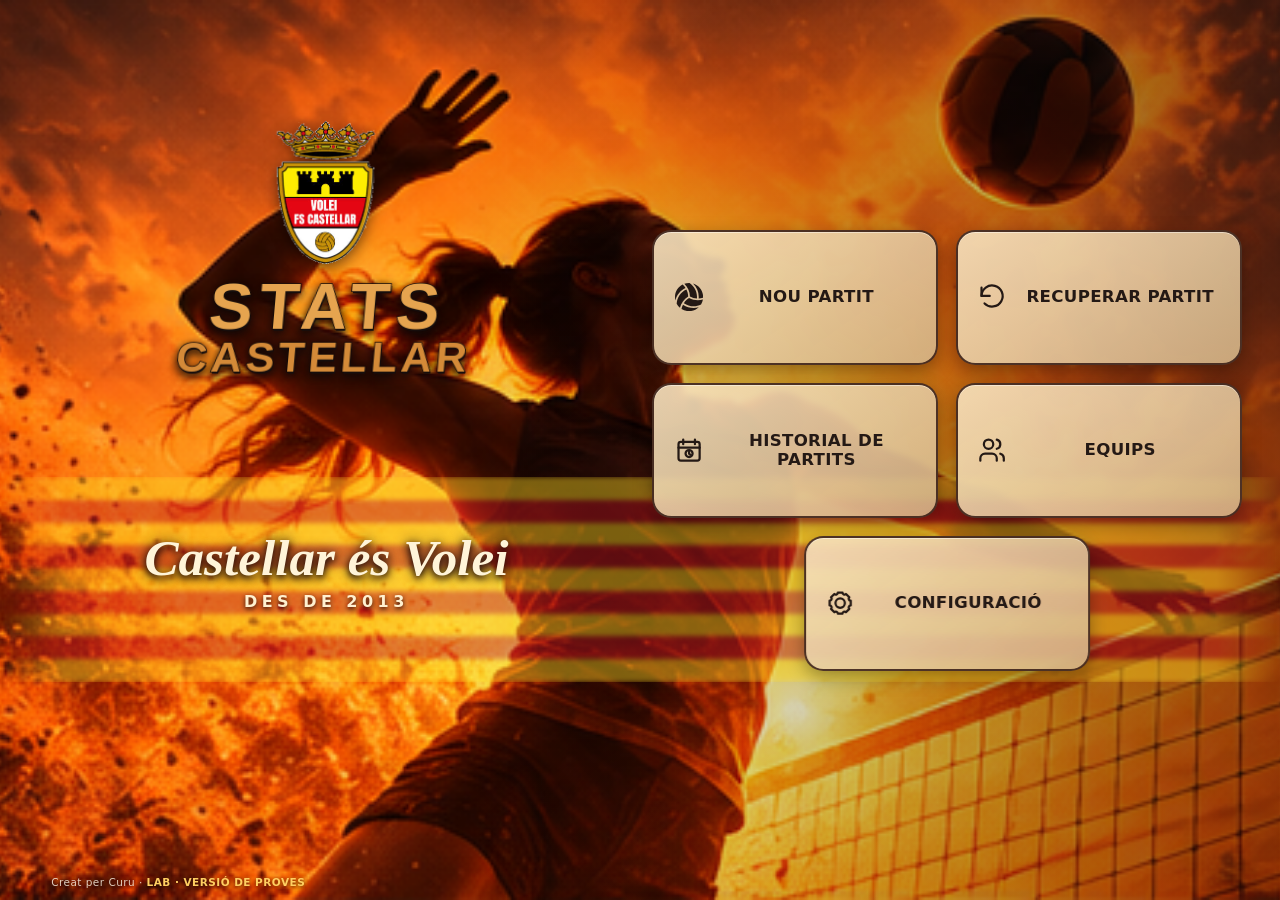
<file: index.html>
<!doctype html><html lang="ca"><head><meta charset="utf-8"><meta name="viewport" content="width=device-width, initial-scale=1, viewport-fit=cover"><meta name="apple-mobile-web-app-capable" content="yes"><meta name="apple-mobile-web-app-status-bar-style" content="black-translucent"><title>Stats Castellar LAB</title><link rel="manifest" href="manifest.webmanifest"><link rel="apple-touch-icon" href="apple-touch-icon.png"><link rel="stylesheet" href="css/style.css"><link rel="stylesheet" href="shared/ipad-frame.css"></head><body><main class="screen sc-ipad-frame"><div class="senyera" aria-hidden="true"><span></span><span></span><span></span><span></span><span></span><span></span><span></span><span></span><span></span></div><section class="identity" aria-label="Ubicació provisional de la identitat"><div class="crest"><img alt="Escut F.S. Castellar Volei" id="escut-club" src=""></div><div class="brand-title" aria-label="Stats Castellar"><span class="brand-stats" id="nom-app-1">STATS</span><span class="brand-castellar" id="nom-app-2">CASTELLAR</span></div></section><div class="motto"><span class="motto-script" id="lema-club">Castellar és Volei</span><span class="motto-year" id="sublema-club">DES DE 2013</span></div><section class="menu" aria-label="Espais provisionals del menú"><div class="slot"><svg viewBox="0 0 512 512" aria-label="Pilota de vòlei" role="img" class="volleyball-icon"><path d="M511.8 267.4c-26.1 8.7-53.4 13.8-81 15.1c9.2-105.3-31.5-204.2-103.2-272.4C434.1 41.1 512 139.5 512 256c0 3.8-.1 7.6-.2 11.4zm-3.9 34.7c-5.8 32-17.6 62-34.2 88.7c-97.5 48.5-217.7 42.6-311.9-24.5c23.7-36.2 55.4-67.7 94.5-91.8c79.9 43.2 170.1 50.8 251.6 27.6zm-236-55.5c-2.5-90.9-41.1-172.7-101.9-231.7C196.8 5.2 225.8 0 256 0c2.7 0 5.3 0 7.9 .1c90.8 60.2 145.7 167.2 134.7 282.3c-43.1-2.4-86.4-14.1-126.8-35.9zM138 28.8c20.6 18.3 38.7 39.4 53.7 62.6C95.9 136.1 30.6 220.8 7.3 316.9C2.5 297.4 0 277 0 256C0 157.2 56 71.5 138 28.8zm69.6 90.5c19.5 38.6 31 81.9 32.3 127.7C162.5 294.6 110.9 368.9 90.2 451C66 430.4 45.6 405.4 30.4 377.2c6.7-108.7 71.9-209.9 177.1-257.9zM256 512c-50.7 0-98-14.7-137.8-40.2c5.6-27 14.8-53.1 27.4-77.7C232.2 454.6 338.1 468.8 433 441c-46 44-108.3 71-177 71z" fill="currentColor" stroke="none"/></svg><span class="slot-label">NOU PARTIT</span></div><div class="slot"><svg viewBox="0 0 24 24"><path d="M3 11a9 9 0 1 1 2.6 6.4"/><path d="M3 4v7h7"/></svg><span class="slot-label">RECUPERAR PARTIT</span></div><div class="slot"><svg viewBox="0 0 24 24"><rect x="3" y="5" width="18" height="16" rx="2"/><path d="M7 3v4M17 3v4M3 10h18"/><circle cx="12" cy="15" r="3"/><path d="M12 13.5V15l1 1"/></svg><span class="slot-label">HISTORIAL DE PARTITS</span></div><div class="slot"><svg viewBox="0 0 24 24"><path d="M16 21v-2a4 4 0 0 0-4-4H6a4 4 0 0 0-4 4v2"/><circle cx="9" cy="7" r="4"/><path d="M22 21v-2a4 4 0 0 0-3-3.87M16 3.13a4 4 0 0 1 0 7.75"/></svg><span class="slot-label">EQUIPS</span></div><div class="slot"><svg viewBox="0 0 24 24"><path d="M12 8a4 4 0 1 0 0 8 4 4 0 0 0 0-8Z"/><path d="M19.4 15a1.7 1.7 0 0 0 .34 1.88l.06.06-2.86 2.86-.06-.06A1.7 1.7 0 0 0 15 19.4a1.7 1.7 0 0 0-1 1.56V21h-4v-.04A1.7 1.7 0 0 0 9 19.4a1.7 1.7 0 0 0-1.88.34l-.06.06-2.86-2.86.06-.06A1.7 1.7 0 0 0 4.6 15a1.7 1.7 0 0 0-1.56-1H3v-4h.04A1.7 1.7 0 0 0 4.6 9a1.7 1.7 0 0 0-.34-1.88L4.2 7.06 7.06 4.2l.06.06A1.7 1.7 0 0 0 9 4.6a1.7 1.7 0 0 0 1-1.56V3h4v.04A1.7 1.7 0 0 0 15 4.6a1.7 1.7 0 0 0 1.88-.34l.06-.06 2.86 2.86-.06.06A1.7 1.7 0 0 0 19.4 9a1.7 1.7 0 0 0 1.56 1H21v4h-.04A1.7 1.7 0 0 0 19.4 15Z"/></svg><span class="slot-label">CONFIGURACIÓ</span></div></section><div class="creator">Creat per Curu · <strong style="color:#ffcf61">LAB · VERSIÓ DE PROVES</strong></div></main>
<!-- IDENTITAT DEL CLUB: edició tècnica, no disponible a Configuració. -->
<script src="shared/pro2-core.bundle.js"></script><script src="shared/team-store.js"></script><script src="shared/draft-store.js"></script><script src="js/app.js"></script><script src="js/home-pro2.js"></script>
<script>
if ('serviceWorker' in navigator) {
  window.addEventListener('load', () => {
    navigator.serviceWorker.register('./service-worker.js').catch(() => {});
  });
}
</script>
</body></html>
</file>
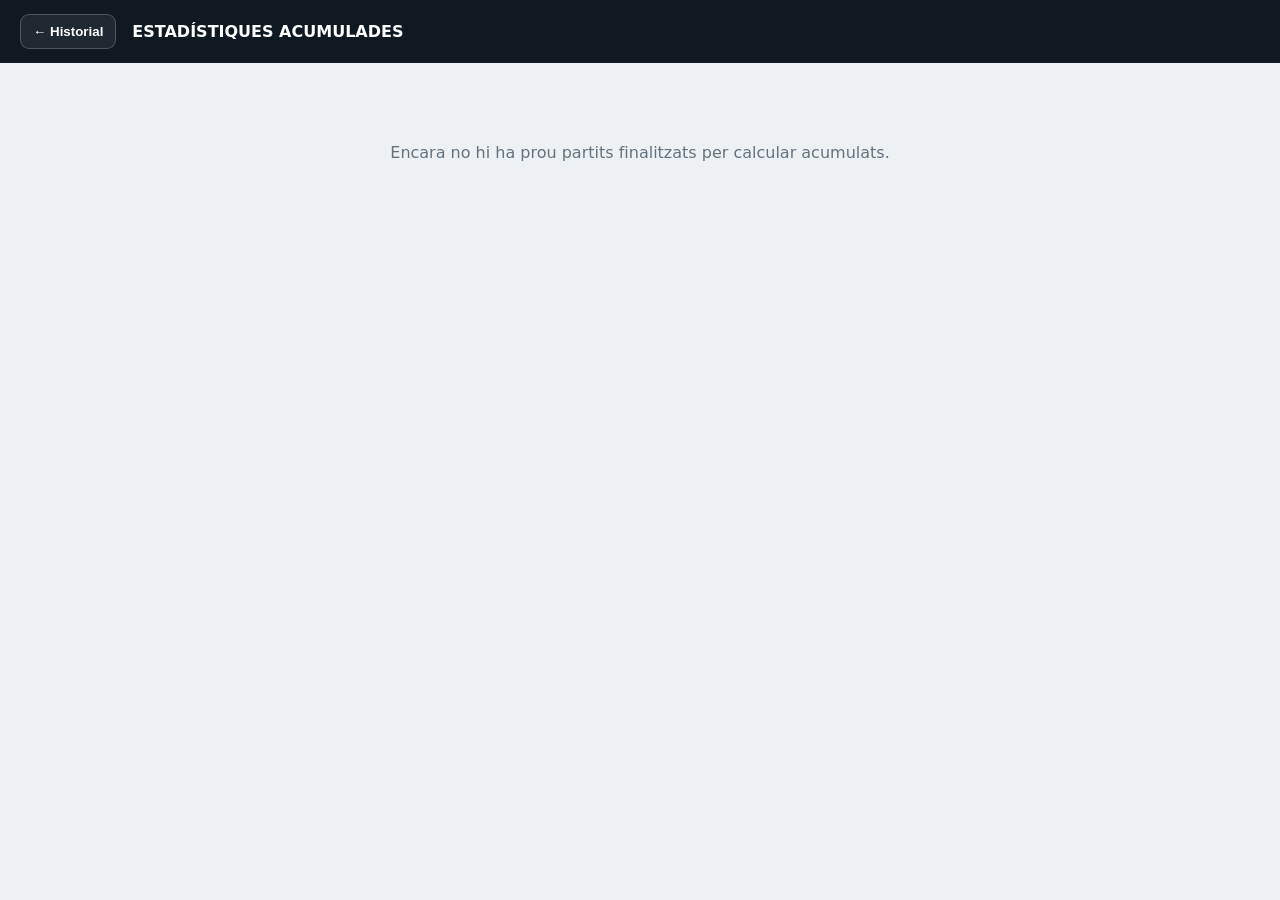
<file: Acumulat/index.html>
<!doctype html><html lang="ca"><head><meta charset="utf-8"><meta name="viewport" content="width=device-width,initial-scale=1,viewport-fit=cover"><meta name="apple-mobile-web-app-capable" content="yes"><meta name="apple-mobile-web-app-status-bar-style" content="black-translucent"><title>Stats Castellar · Acumulat</title><link rel="stylesheet" href="style.css"><link rel="stylesheet" href="../shared/player-scroll.css?v=1.1.0"></head><body><header><button id="backBtn">← Historial</button><div><strong>ESTADÍSTIQUES ACUMULADES</strong><span id="meta"></span></div></header><main><section id="empty" class="empty" hidden>Encara no hi ha prou partits finalitzats per calcular acumulats.</section><section id="content" hidden><div class="summary"><div><span>Partits</span><strong id="matches"></strong></div><div><span>Accions tècniques</span><strong id="actions"></strong></div><div><span>Eficiència equip</span><strong id="eff"></strong></div></div><section class="panel"><h2>Jugadores</h2><div class="table-wrap"><table><thead><tr><th>Dorsal</th><th>Jugadora</th><th>Partits</th><th>Participació</th><th>Accions tècniques</th><th>Eficiència</th><th>Impacte</th><th>Salvada 1</th><th>Salvada 2</th><th>Salvada 3</th><th>Total salvades</th><th>Total bloqueigs</th></tr></thead><tbody id="players"></tbody></table></div></section><section class="panel"><h2>Fonaments acumulats</h2><div id="foundations" class="grid"></div></section></section></main><script src="../shared/pro2-core.bundle.js"></script><script src="acumulat.js"></script><script src="../shared/player-scroll.js?v=1.1.0"></script></body></html>
</file>
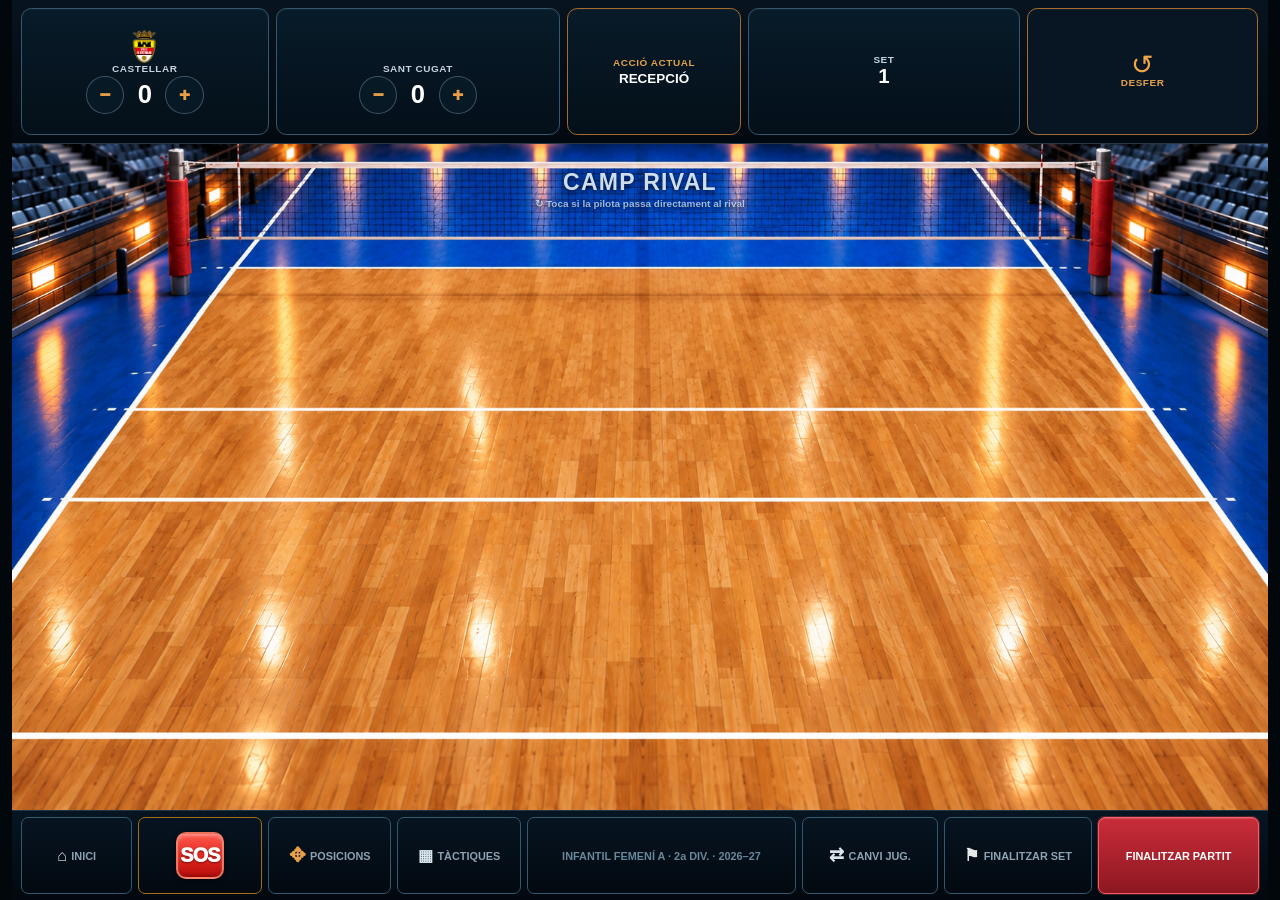
<file: Capa7/index.html>
<!doctype html>
<html lang="ca">
<head>
<meta charset="utf-8">
<meta name="viewport" content="width=device-width,initial-scale=1,viewport-fit=cover"><meta name="apple-mobile-web-app-capable" content="yes"><meta name="apple-mobile-web-app-status-bar-style" content="black-translucent">
<meta name="theme-color" content="#02070c">
<title>Stats Castellar · Partit</title>
<link rel="stylesheet" href="css/capa7.css?v=7.0.5">
<link rel="stylesheet" href="css/tactics.css?v=1.1.0-lab10-fix1">
</head>
<body>
<div class="safe-shell">
 <div class="prototype">
  <header class="header">
   <button class="zone action" id="actionBox" type="button" disabled aria-label="Avançar manualment un pas de la seqüència" title="Toca per avançar manualment un pas de la seqüència"><span class="header-title">ACCIÓ ACTUAL</span><strong class="action-value" id="actionValue">RECEPCIÓ</strong></button>
   <div class="zone score-zone" id="ownScoreZone"><div class="team-identity"><img class="team-crest" src="assets/escut-club.png" alt="Escut del Castellar"><span class="header-title">CASTELLAR</span></div><div class="score-row"><button class="score-adjust" data-score-team="home" data-delta="-1">−</button><strong id="scoreHome">0</strong><button class="score-adjust" data-score-team="home" data-delta="1">+</button></div></div>
   <div class="zone set-zone"><span class="header-title">SET</span><strong class="set-number" id="setNumber">1</strong><div class="set-dots" id="setDots" aria-label="5 sets"></div></div>
   <div class="zone score-zone" id="rivalScoreZone"><div class="team-identity"><span class="rival-crest-slot" aria-hidden="true"></span><span class="header-title rival-name" id="rivalName">SANT CUGAT</span></div><div class="score-row"><button class="score-adjust" data-score-team="away" data-delta="-1">−</button><strong id="scoreAway">0</strong><button class="score-adjust" data-score-team="away" data-delta="1">+</button></div></div>
   <button class="zone undo" id="undoBtn" type="button"><span class="round-icon" aria-hidden="true">↺</span><span class="header-title">DESFER</span><small id="undoLabel"></small></button>
  </header>

  <main class="arena">
   <div class="scene" aria-hidden="true"></div>
   <button class="rival-touch-zone" id="rivalCourtBtn" type="button" aria-label="Camp rival"></button>
   <div class="rival-label"><strong>CAMP RIVAL</strong><span>↻ Toca si la pilota passa directament al rival</span></div>

   <div class="block-grid" id="blockGrid" aria-label="Controls de bloqueig"></div>
   <div class="player-grid" id="playerGrid" aria-label="Sis jugadores a pista"></div>
  </main>

  <footer class="footer">
   <button class="foot" id="homeBtn"><span class="foot-icon">⌂</span><span>INICI</span></button>
   <button class="foot sos" id="sosBtn"><strong><span class="sos-icon" aria-label="SOS">SOS</span></strong></button>
   <button class="foot" id="positionsBtn"><span class="foot-icon positions-icon">✥</span><span>POSICIONS</span></button>
   <button class="foot tactics-button" id="tacticsBtn" type="button"><span class="foot-icon">▦</span><span>TÀCTIQUES</span></button>
   <div class="foot info">INFANTIL FEMENÍ A · 2a DIV. · 2026–27</div>
   <button class="foot" id="changeBtn"><span class="foot-icon change">⇄</span><span>CANVI JUG.</span></button>
   <button class="foot" id="finishSetBtn"><span class="foot-icon flag">⚑</span><span>FINALITZAR SET</span></button>
   <button class="foot finish" id="finishMatchBtn"><span>FINALITZAR PARTIT</span></button>
  </footer>
 </div>
</div>

<div class="modal-layer" id="modalLayer" hidden>
 <div class="modal" role="dialog" aria-modal="true">
  <h2 id="modalTitle"></h2>
  <div id="modalBody"></div>
  <div class="modal-actions" id="modalActions"></div>
 </div>
</div>

<script src="../shared/pro2-core.bundle.js"></script>
<script src="../shared/draft-store.js"></script>
<script src="js/tactical-locks.js"></script>
<script src="js/tactics-layout.js?v=1.1.0-lab10-fix2"></script>
<script src="js/capa7-pro2-controller.js?v=1.1.0-lab10-fix2"></script>
</body>
</html>
</file>
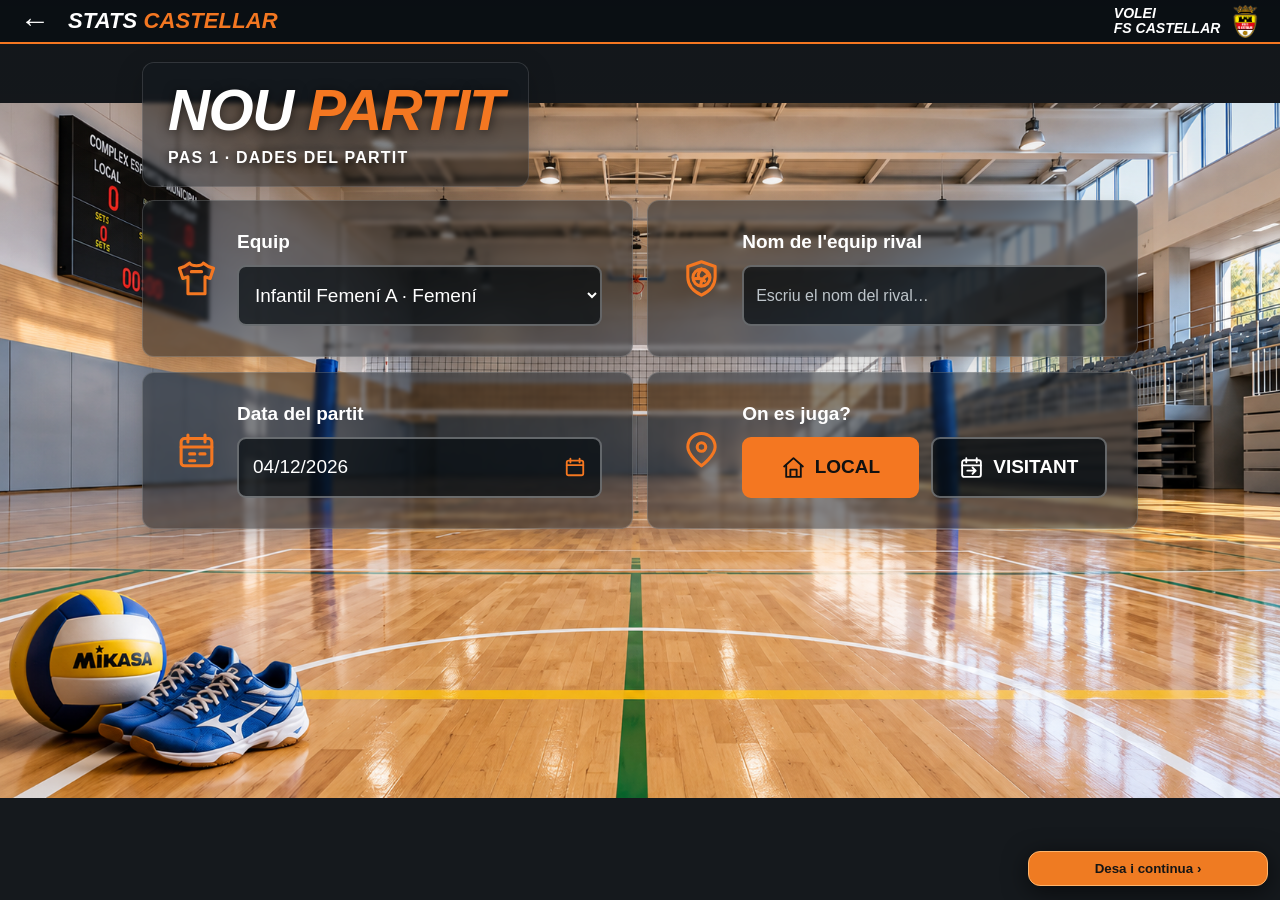
<file: Capa9-1/index.html>
<!doctype html><html lang="ca"><head><meta charset="utf-8"><meta name="viewport" content="width=device-width, initial-scale=1, viewport-fit=cover"><meta name="apple-mobile-web-app-capable" content="yes"><meta name="apple-mobile-web-app-status-bar-style" content="black-translucent"><meta name="theme-color" content="#101419"><title>Stats Castellar · Nou partit · Pas 1</title><link rel="stylesheet" href="step1-1.css" data-original-style="1"><link rel="stylesheet" href="../shared/ipad-frame.css"></head><body><div class="scene sc-fixed-bg" role="img" aria-label="Pavelló de voleibol diürn amb pilota i vambes en primer pla"></div><header class="header"><div class="left"><button class="back" type="button" aria-label="Tornar enrere" onclick="location.href='../index.html'">←</button><div class="brand">STATS <span>CASTELLAR</span></div></div><div class="club"><div class="club-name">VOLEI<br>FS CASTELLAR</div><img src="../assets/67371c912ca6e210.png" alt="Escut original FS Castellar Volei"></div></header><main class="stage" aria-label="Nou partit, pas 1"><div class="stage-panel"><h1 class="stage-title">NOU <span>PARTIT</span></h1><p class="stage-subtitle">PAS 1 · DADES DEL PARTIT</p></div><section class="fields" aria-label="Dades del partit">
<div class="field"><span class="field-icon" aria-hidden="true"><svg viewBox="0 0 24 24" width="34" height="34" fill="none" stroke="currentColor" stroke-width="1.8" stroke-linecap="round" stroke-linejoin="round" aria-hidden="true"><path d="M8 3 5 5 2 6l2 6 3-1v10h10V11l3 1 2-6-3-1-3-2c-1 2-7 2-8 0Z"/><path d="M9 8h6"/></svg></span><div class="field-content"><label for="team">Equip</label><select id="team"><option>Infantil Femení A</option></select></div></div>
<div class="field"><span class="field-icon" aria-hidden="true"><svg viewBox="0 0 24 24" width="34" height="34" fill="none" stroke="currentColor" stroke-width="1.8" stroke-linecap="round" stroke-linejoin="round" aria-hidden="true"><path d="M12 2.2 20 5v6.2c0 5.2-3.3 8.4-8 10.6-4.7-2.2-8-5.4-8-10.6V5Z"/><circle cx="12" cy="11.5" r="5"/><path d="M12 6.5c-1.8 2-2.4 3.7-1.5 5.1m1.5-5.1c2.5 1.1 4 2.7 4.6 4.6m-9.3 1.2c2.8-.7 5.1-.3 6.6 1.2m-2.4 2.8c.1-2.3 1.2-4.3 3.2-5.7"/></svg></span><div class="field-content"><label for="opponent">Nom de l'equip rival</label><input id="opponent" type="text" enterkeyhint="done" placeholder="Escriu el nom del rival…" autocomplete="off"></div></div>
<div class="field"><span class="field-icon" aria-hidden="true"><svg viewBox="0 0 24 24" width="34" height="34" fill="none" stroke="currentColor" stroke-width="1.8" stroke-linecap="round" stroke-linejoin="round" aria-hidden="true"><rect x="3" y="5" width="18" height="16" rx="2"/><path d="M7 3v4M17 3v4M3 10h18M8 14h3M14 14h3M8 18h3"/></svg></span><div class="field-content"><label for="match-date">Data del partit</label><div class="date-wrap"><button id="date-trigger" class="date-trigger" type="button" aria-expanded="false" aria-controls="calendar-pop"><span id="date-label">Selecciona una data</span><svg viewBox="0 0 24 24" width="22" height="22" fill="none" stroke="currentColor" stroke-width="2" stroke-linecap="round"><rect x="3" y="5" width="18" height="16" rx="2"/><path d="M7 3v4M17 3v4M3 10h18"/></svg></button><input id="match-date" type="hidden"><div id="calendar-pop" class="calendar-pop" hidden><div class="cal-head"><button type="button" id="cal-prev" aria-label="Mes anterior">‹</button><strong id="cal-month"></strong><button type="button" id="cal-next" aria-label="Mes següent">›</button></div><div class="cal-week"><span>Dl</span><span>Dt</span><span>Dc</span><span>Dj</span><span>Dv</span><span>Ds</span><span>Dg</span></div><div id="cal-days" class="cal-days"></div><button type="button" class="cal-today" id="cal-today">AVUI</button></div></div></div></div>
<div class="field"><span class="field-icon" aria-hidden="true"><svg viewBox="0 0 24 24" width="34" height="34" fill="none" stroke="currentColor" stroke-width="1.8" stroke-linecap="round" stroke-linejoin="round" aria-hidden="true"><path d="M20 10c0 5-8 11-8 11S4 15 4 10a8 8 0 1 1 16 0Z"/><circle cx="12" cy="10" r="2.5"/></svg></span><div class="field-content"><span class="field-label">On es juga?</span><div class="venue" role="group" aria-label="Local o visitant"><button class="selected" type="button" aria-pressed="true" onclick="setVenue(this)"><svg viewBox="0 0 24 24" width="34" height="34" fill="none" stroke="currentColor" stroke-width="1.8" stroke-linecap="round" stroke-linejoin="round" aria-hidden="true"><path d="m3 11 9-8 9 8"/><path d="M5 10v11h14V10M9 21v-7h6v7"/></svg><span>LOCAL</span></button><button type="button" aria-pressed="false" onclick="setVenue(this)"><svg viewBox="0 0 24 24" width="34" height="34" fill="none" stroke="currentColor" stroke-width="1.8" stroke-linecap="round" stroke-linejoin="round" aria-hidden="true"><rect x="3" y="5" width="18" height="16" rx="2"/><path d="M7 3v4M17 3v4M3 10h18"/><path d="M8 15h8m-3-3 3 3-3 3"/></svg><span>VISITANT</span></button></div></div></div>
</section></main><script src="step1-1.js" data-original-script="1"></script><link rel="stylesheet" href="step1-2.css" data-original-style="2"><script src="../shared/pro2-core.bundle.js"></script><script src="../shared/visual-profiles.js"></script><script src="../shared/team-store.js"></script><script src="../shared/draft-store.js"></script><script src="step1-pro2.js"></script><link rel="stylesheet" href="step1-3.css" data-original-style="3"><button type="button" id="c9-hide-keyboard">Fet ✓ · Amaga el teclat</button>
<script src="step1-3.js" data-original-script="3"></script></body></html>
</file>
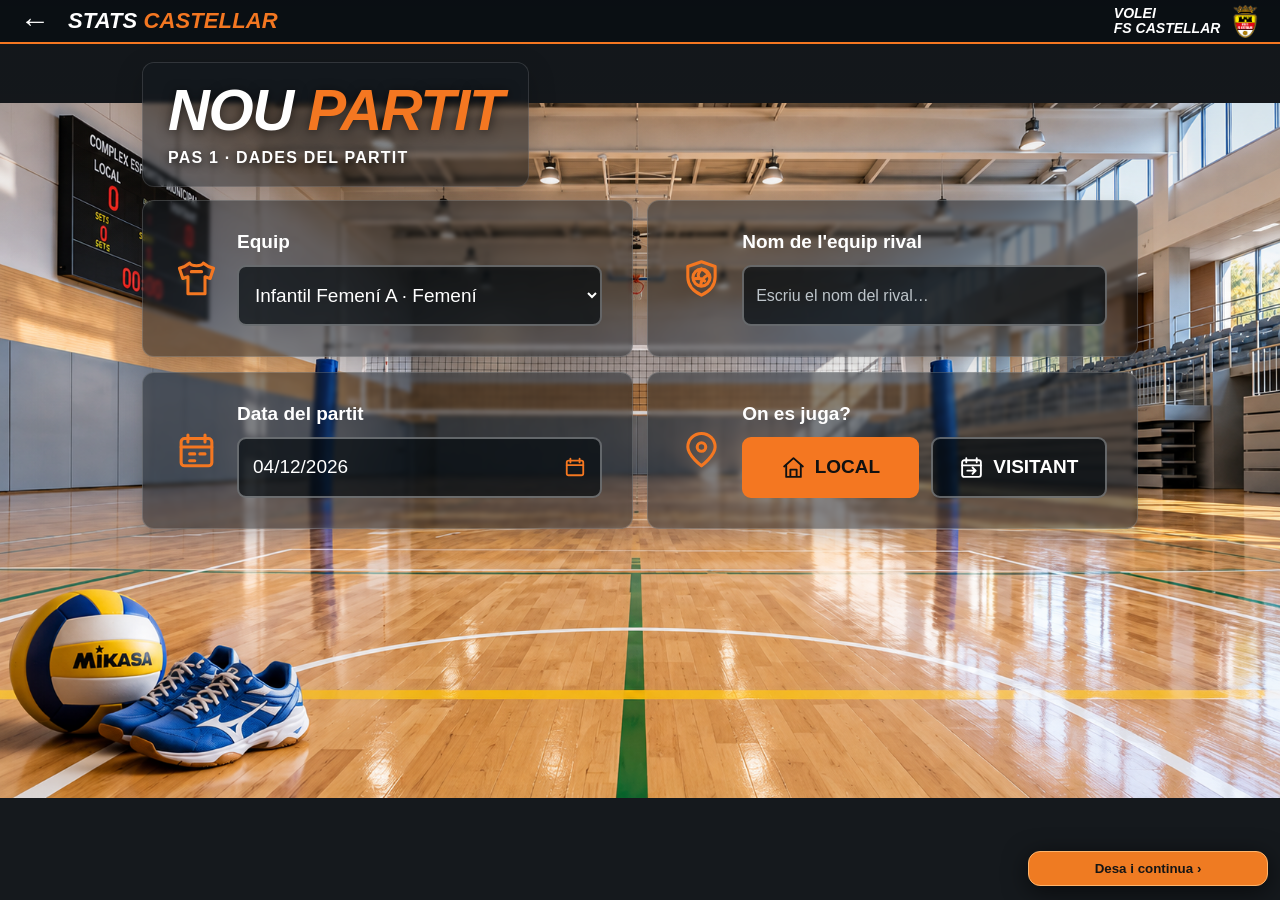
<file: Capa9-2/index.html>
<!doctype html><html lang="ca"><head><meta charset="utf-8"><meta name="viewport" content="width=device-width,initial-scale=1,viewport-fit=cover"><meta name="apple-mobile-web-app-capable" content="yes"><meta name="apple-mobile-web-app-status-bar-style" content="black-translucent"><meta name="theme-color" content="#141a20"><title>Stats Castellar · Nou partit · Pas 2</title><link rel="stylesheet" href="step2-1.css" data-original-style="1"><link rel="stylesheet" href="step2-2.css" data-original-style="2"><link rel="stylesheet" href="step2-3.css" data-original-style="3">
<link rel="stylesheet" href="step2-4.css" data-original-style="4">
<link rel="stylesheet" href="step2-5.css" data-original-style="5"><link rel="stylesheet" href="step2-6.css" data-original-style="6"><link rel="stylesheet" href="step2-7.css" data-original-style="7"><link rel="stylesheet" href="../shared/ipad-frame.css"></head><body><div class="scene sc-fixed-bg" aria-hidden="true"></div><div class="app"><header class="header"><div class="brand"><button class="back" type="button" id="back" aria-label="Torna al Pas 1">←</button>STATS CASTELLAR</div><div class="club"><span>VOLEI<br>FS CASTELLAR</span><img src="../assets/67371c912ca6e210.png" alt="Escut FS Castellar"></div></header><main class="main"><div class="top"><div class="glass stage"><div class="stage-title">NOU <span>PARTIT</span></div><div class="stage-sub">PAS 2 · JUGADORES CONVOCADES</div></div><div class="glass info">Equip<br><strong>Infantil Femení A</strong><br>Partit<br><strong>02/10/2026 · Local</strong></div></div><div class="content"><section class="glass panel"><div><div class="panel-title">Selecciona les jugadores convocades</div><div class="hint">Marca les jugadores que disputaran el partit.</div></div><div class="tools"><span class="counter" id="counter" aria-live="polite"></span><button class="mini" id="all" type="button">Desmarca totes</button><button class="add" id="add" type="button">+ Afegeix jugadora</button></div><div class="list" id="list" aria-label="Plantilla de jugadores"></div><div class="bottom"><span class="note"></span><button class="add" id="next" type="button">Desa convocatòria ✓</button></div></section></div></main></div><div class="dialog" id="dialog"><form class="glass modal" id="guestform"><h2>Afegir jugadora convocada</h2><label>Equip d'origen<select id="team" required><option value="">Selecciona l'equip</option><option>Infantil Femení B</option><option>Aleví Femení</option><option>Cadet Femení</option><option>Un altre equip</option></select></label><label>Nom de la jugadora<input id="guestname" maxlength="40" required autocomplete="off" placeholder="Nom"></label><label>Dorsal per a aquest partit<input id="guestnum" type="number" min="0" max="99" required placeholder="Dorsal"></label><div class="error" id="error" aria-live="polite"></div><div class="modal-actions"><button class="mini" id="cancel" type="button">Cancel·la</button><button class="add" type="submit">Afegir i convocar</button></div></form></div><div class="toast" id="toast" role="status"></div><script src="../shared/pro2-core.bundle.js"></script><script src="../shared/team-store.js"></script><script src="../shared/draft-store.js"></script><script src="../shared/match-info.js"></script><script src="step2-pro2.js"></script></body></html>
</file>
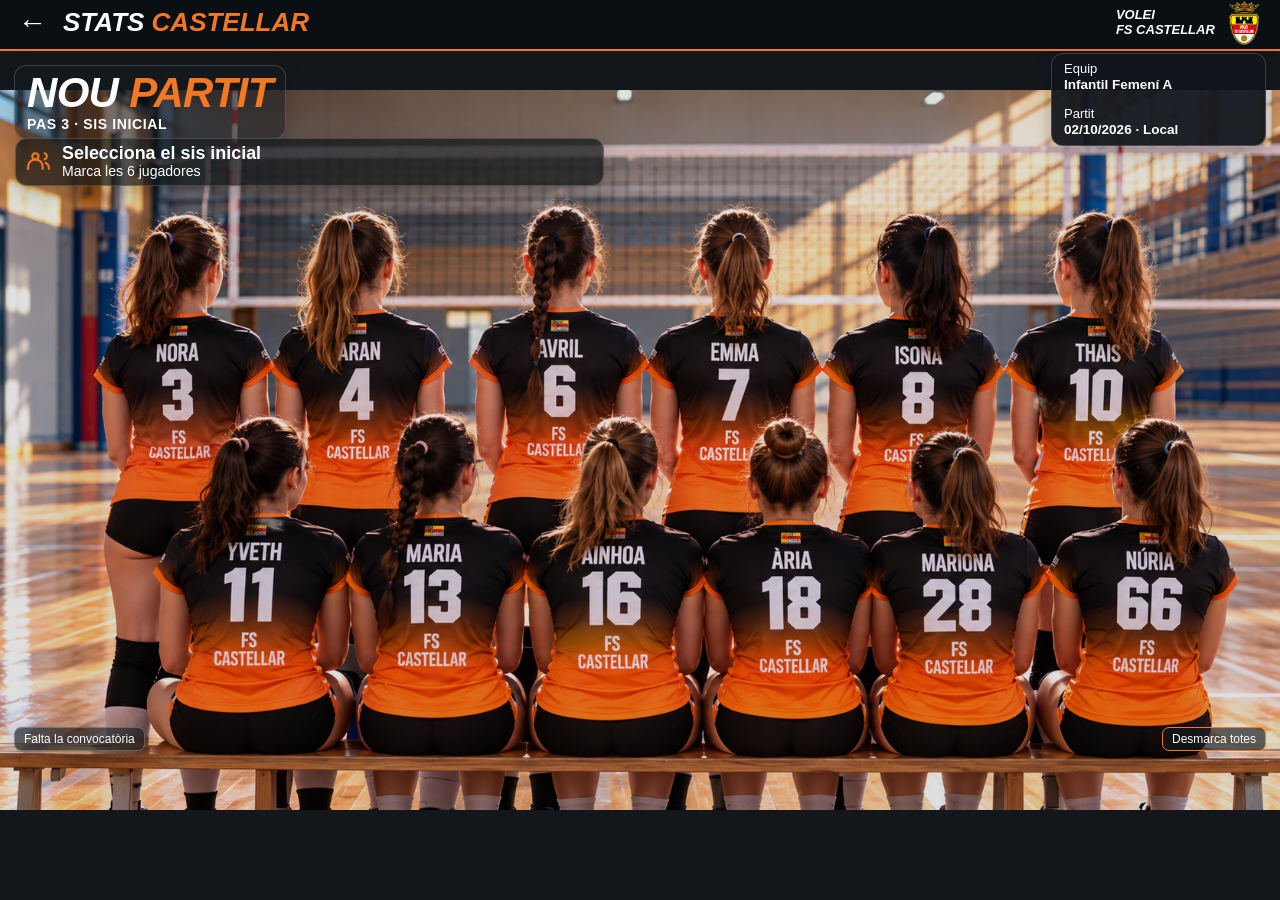
<file: Capa9-3/index.html>
<!DOCTYPE html>
<html lang="ca"><head><meta charset="utf-8"/><meta content="width=device-width,initial-scale=1,viewport-fit=cover" name="viewport"/><meta name="apple-mobile-web-app-capable" content="yes"><meta name="apple-mobile-web-app-status-bar-style" content="black-translucent"><meta content="#151b20" name="theme-color"/><title>Stats Castellar · Nou partit · Pas 3</title><link rel="stylesheet" href="step3-1.css" data-original-style="1"><link rel="stylesheet" href="step3-2.css" data-original-style="2"><link rel="stylesheet" href="step3-3.css" data-original-style="3"><link rel="stylesheet" href="step3-4.css" data-original-style="4"><link rel="stylesheet" href="step3-5.css" data-original-style="5"><link rel="stylesheet" href="layout-final.css">
<link rel="stylesheet" href="../shared/ipad-frame.css"></head><body><div aria-hidden="false" class="scene sc-fixed-bg"><div id="player-overlay" aria-hidden="true"></div></div><header class="header"><div class="left"><button aria-label="Tornar enrere" class="back" onclick="if(history.length&gt;1)history.back()" type="button">←</button><div class="brand">STATS <span>CASTELLAR</span></div></div><div class="club"><div class="club-name">VOLEI<br/>FS CASTELLAR</div><img alt="Escut original FS Castellar Volei" src="../assets/67371c912ca6e210.png"/></div></header><div class="glass info">Equip<br/><strong>Infantil Femení A</strong><br/>Partit<br/><strong>02/10/2026 · Local</strong></div><main class="main"><div class="heading-row"><div class="glass stage-panel"><div class="stage-title">NOU <span>PARTIT</span></div><div class="stage-subtitle">PAS 3 · SIS INICIAL</div><div class="glass instruction"><svg fill="none" stroke="currentColor" stroke-width="2" viewbox="0 0 24 24"><circle cx="9" cy="7" r="3"></circle><path d="M2 20v-3a7 7 0 0 1 14 0v3M17 4a3 3 0 0 1 0 6M18 13a6 6 0 0 1 4 6v1"></path></svg><div><strong>Selecciona el sis inicial</strong><small>Marca les 6 jugadores</small></div></div></div></div><section class="bottom"><div class="countbar"><span aria-live="polite" class="glass count" id="count"></span><button class="clear" id="clear" type="button">Desmarca totes</button></div><div class="grid" id="grid"></div></section></main><link rel="stylesheet" href="step3-6.css" data-original-style="6"><div id="c9-saved" role="status" hidden>Sis inicial desat.</div>
<script src="../shared/visual-profiles.js"></script><script src="../shared/draft-store.js"></script><script src="../shared/match-info.js"></script><script src="step3-pro2.js"></script></body></html>
</file>
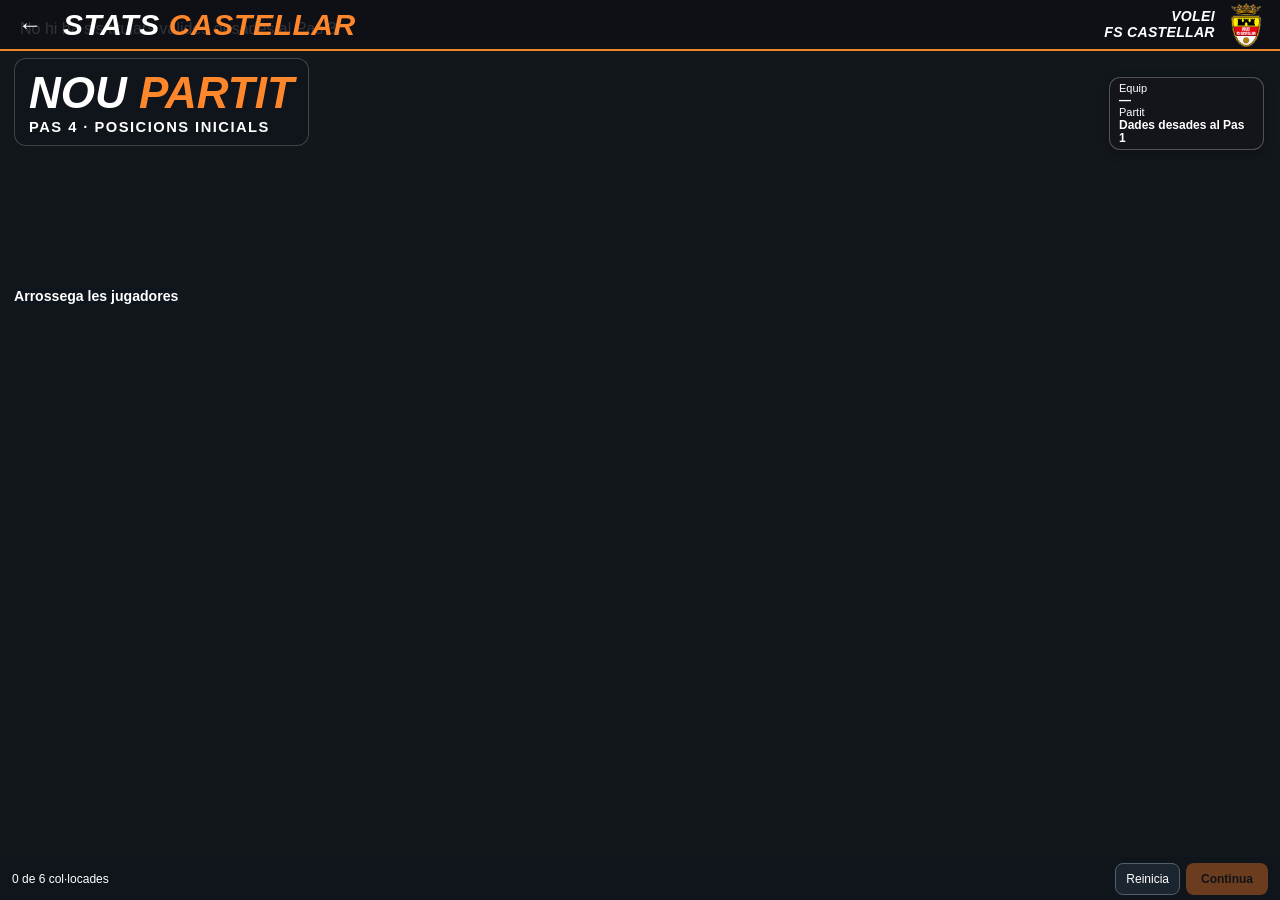
<file: Capa9-4/index.html>
<!doctype html><html lang="ca"><head><meta charset="utf-8"><meta name="viewport" content="width=device-width,initial-scale=1,viewport-fit=cover"><meta name="apple-mobile-web-app-capable" content="yes"><meta name="apple-mobile-web-app-status-bar-style" content="black-translucent"><meta name="theme-color" content="#10151b"><title>Stats Castellar · Nou partit · Pas 4</title><link rel="stylesheet" href="step4-1.css" data-original-style="1"><link rel="stylesheet" href="step4-2.css" data-original-style="2"><link rel="stylesheet" href="step4-3.css" data-original-style="3"><link rel="stylesheet" href="step4-4.css" data-original-style="4"><link rel="stylesheet" href="layout-final.css?v=1.0.14">
</head><body><header class="top"><button class="back" id="back">←</button><div class="brand">STATS <span>CASTELLAR</span></div><div class="club-right"><div class="brand brand-right">VOLEI<br>FS CASTELLAR</div><img alt="Escut FS Castellar" src="../assets/67371c912ca6e210.png"></div></header><div class="heading"><div><h1>NOU <span class="accent">PARTIT</span></h1><small>PAS 4 · POSICIONS INICIALS</small></div><div class="team" id="team"></div></div><div class="match-summary" id="matchSummary"><span>Equip</span><b id="summaryTeam">—</b><span>Partit</span><b id="summaryMatch">Dades desades al Pas 1</b></div><div class="hint" id="hint">Arrossega les jugadores</div><main class="layout" id="app"><section class="court-wrap"><div class="photo" id="photo"><img alt="Fotografia original de la pista de voleibol" src="../assets/4ad3b9888d9df8c1.png"><div class="surface" id="court"></div></div></section><aside class="pool"><h2>Col·loca les sis titulars</h2><p id="selectedInfo">Tria una jugadora.</p><div class="players" id="players"></div></aside></main><footer class="footer"><span id="status">0 de 6 col·locades</span><div style="display:flex;gap:6px"><button class="reset" id="reset">Reinicia</button><button class="save" id="save" disabled>Continua</button></div></footer><div id="done" role="status" hidden></div><div class="serve-dialog" id="serveDialog" hidden role="dialog" aria-modal="true" aria-labelledby="serveDialogTitle"><div class="serve-modal"><h2 id="serveDialogTitle">Qui fa el primer servei?</h2><p id="serveDialogInfo">Tria qui començarà servint.</p><div class="serve-actions" id="serveChoices"><button type="button" class="serve-choice" data-side="team">CASTELLAR</button><button type="button" class="serve-choice" data-side="rival">RIVAL</button></div><div class="serve-confirm-actions"><button type="button" class="serve-accept" id="serveAccept" disabled>Accepta</button><button type="button" class="serve-cancel" id="serveCancel">Cancel·la</button></div><div class="serve-confirm-step" id="serveConfirmStep" hidden><p id="serveConfirmText"></p><div class="serve-actions"><button type="button" class="serve-confirm" id="serveConfirm">CONFIRMA</button><button type="button" class="serve-back" id="serveBack">TORNA ENRERE</button></div></div></div></div><script src="../shared/pro2-core.bundle.js"></script><script src="../shared/draft-store.js"></script><script src="step4-pro2.js?v=1.0.14"></script></body></html>
</file>
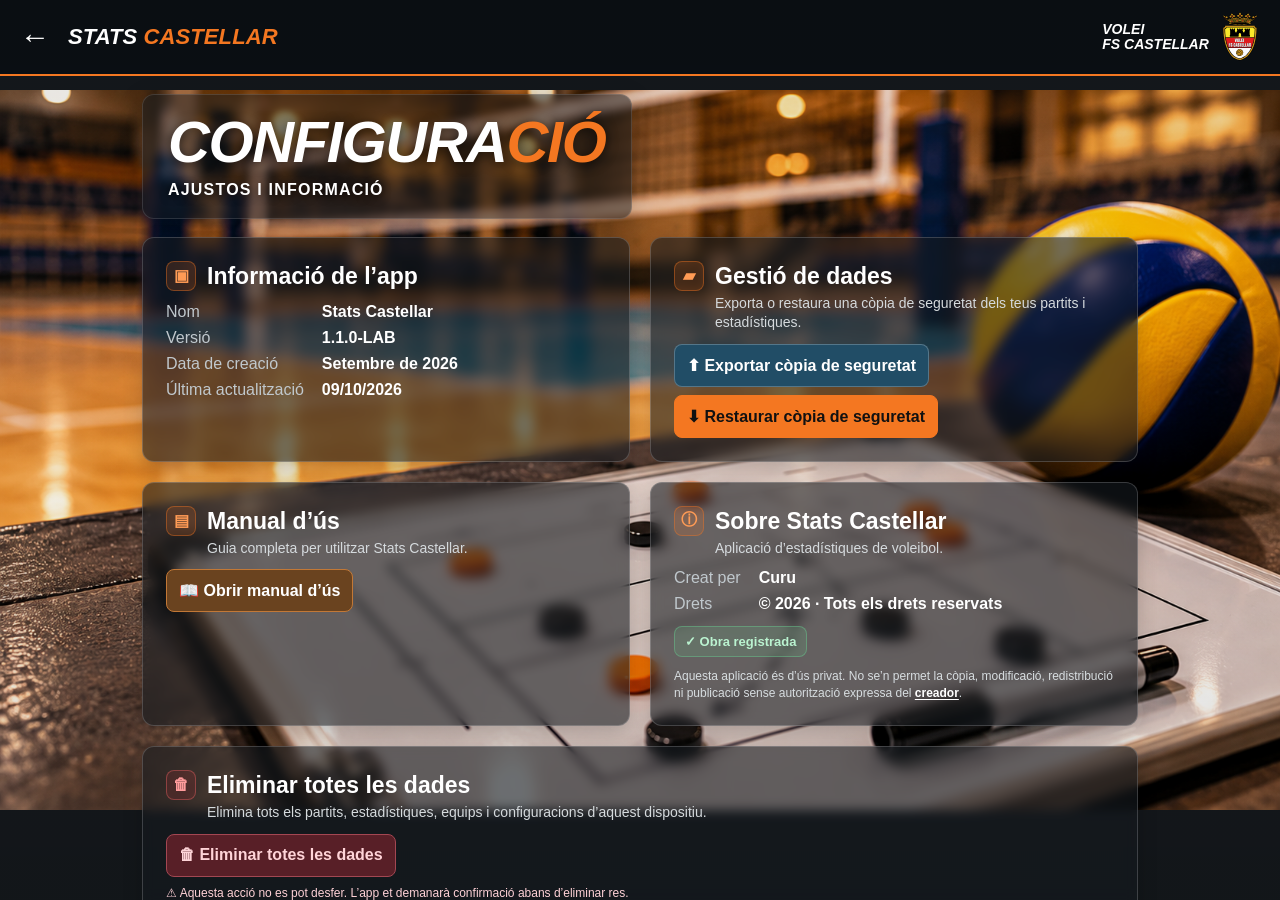
<file: Configuracio/index.html>
<!doctype html>
<html lang="ca">
<head>
  <meta charset="utf-8">
  <meta name="viewport" content="width=device-width, initial-scale=1, viewport-fit=cover"><meta name="apple-mobile-web-app-capable" content="yes"><meta name="apple-mobile-web-app-status-bar-style" content="black-translucent">
  <meta name="theme-color" content="#101419">
  <title>Stats Castellar LAB · Configuració</title>
  <link rel="stylesheet" href="style.css">
<link rel="stylesheet" href="../shared/ipad-frame.css"></head>
<body>
  <div class="scene sc-fixed-bg" role="img" aria-label="Pissarra tàctica de vòlei amb pilota"></div>

  <header class="header">
    <div class="left">
      <button class="back" type="button" aria-label="Tornar a inici" onclick="location.href='../index.html'">←</button>
      <div class="brand">STATS <span>CASTELLAR</span></div>
    </div>
    <div class="club">
      <div class="club-name">VOLEI<br>FS CASTELLAR</div>
      <img src="../assets/escut-club.svg" alt="Escut FS Castellar Volei">
    </div>
  </header>

  <main class="stage" aria-label="Configuració">
    <div class="stage-panel">
      <h1 class="stage-title">CONFIGURA<span>CIÓ</span></h1>
      <p class="stage-subtitle">AJUSTOS I INFORMACIÓ</p>
    </div>

    <section class="settings-shell" aria-label="Opcions de configuració">
      <section class="card info-card">
        <div class="card-head"><span class="card-icon" aria-hidden="true">▣</span><h2>Informació de l’app</h2></div>
        <div class="info-grid">
          <div class="label">Nom</div><div class="value">Stats Castellar</div>
          <div class="label">Versió</div><div class="value">1.1.0-LAB</div>
          <div class="label">Data de creació</div><div class="value">Setembre de 2026</div>
          <div class="label">Última actualització</div><div class="value">09/10/2026</div>
        </div>
      </section>

      <section class="card data-card">
        <div class="card-head"><span class="card-icon" aria-hidden="true">▰</span><div><h2>Gestió de dades</h2><p class="help">Exporta o restaura una còpia de seguretat dels teus partits i estadístiques.</p></div></div>
        <div class="actions">
          <button id="backupExportBtn" class="action-btn export" type="button">⬆ Exportar còpia de seguretat</button>
          <button id="backupImportBtn" class="action-btn import" type="button">⬇ Restaurar còpia de seguretat</button>
          <input id="backupImportFile" type="file" accept=".json,application/json" hidden>
        </div>
        <div id="backupStatus" class="status" hidden></div>
      </section>

      <section class="card manual-card">
        <div class="card-head"><span class="card-icon" aria-hidden="true">▤</span><div><h2>Manual d’ús</h2><p class="help">Guia completa per utilitzar Stats Castellar.</p></div></div>
        <button class="action-btn manual" type="button" onclick="location.href='../Manual/index.html'">📖 Obrir manual d’ús</button>
      </section>

      <section class="card about-card">
        <div class="card-head"><span class="card-icon" aria-hidden="true">ⓘ</span><div><h2>Sobre Stats Castellar</h2><p class="help">Aplicació d’estadístiques de voleibol.</p></div></div>
        <div class="about-meta">
          <div class="label">Creat per</div><div class="value">Curu</div>
          <div class="label">Drets</div><div class="value">© 2026 · Tots els drets reservats</div>
        </div>
        <div class="registered">✓ Obra registrada</div>
        <p class="private-note">Aquesta aplicació és d’ús privat. No se’n permet la còpia, modificació, redistribució ni publicació sense autorització expressa del <a class="creator-mail" href="mailto:jcoromines@gmail.com">creador</a>.</p>
      </section>

      <section class="card danger-card">
        <div class="card-head"><span class="card-icon danger-icon" aria-hidden="true">🗑</span><div><h2>Eliminar totes les dades</h2><p class="help">Elimina tots els partits, estadístiques, equips i configuracions d’aquest dispositiu.</p></div></div>
        <button id="deleteAllDataBtn" class="action-btn danger-action" type="button">🗑 Eliminar totes les dades</button>
        <p class="danger-warning">⚠ Aquesta acció no es pot desfer. L’app et demanarà confirmació abans d’eliminar res.</p>
        <div id="deleteStatus" class="status" hidden></div>
      </section>
    </section>
  </main>

  <script src="../shared/pro2-core.bundle.js"></script>
  <script src="settings.js"></script>
</body>
</html>
</file>
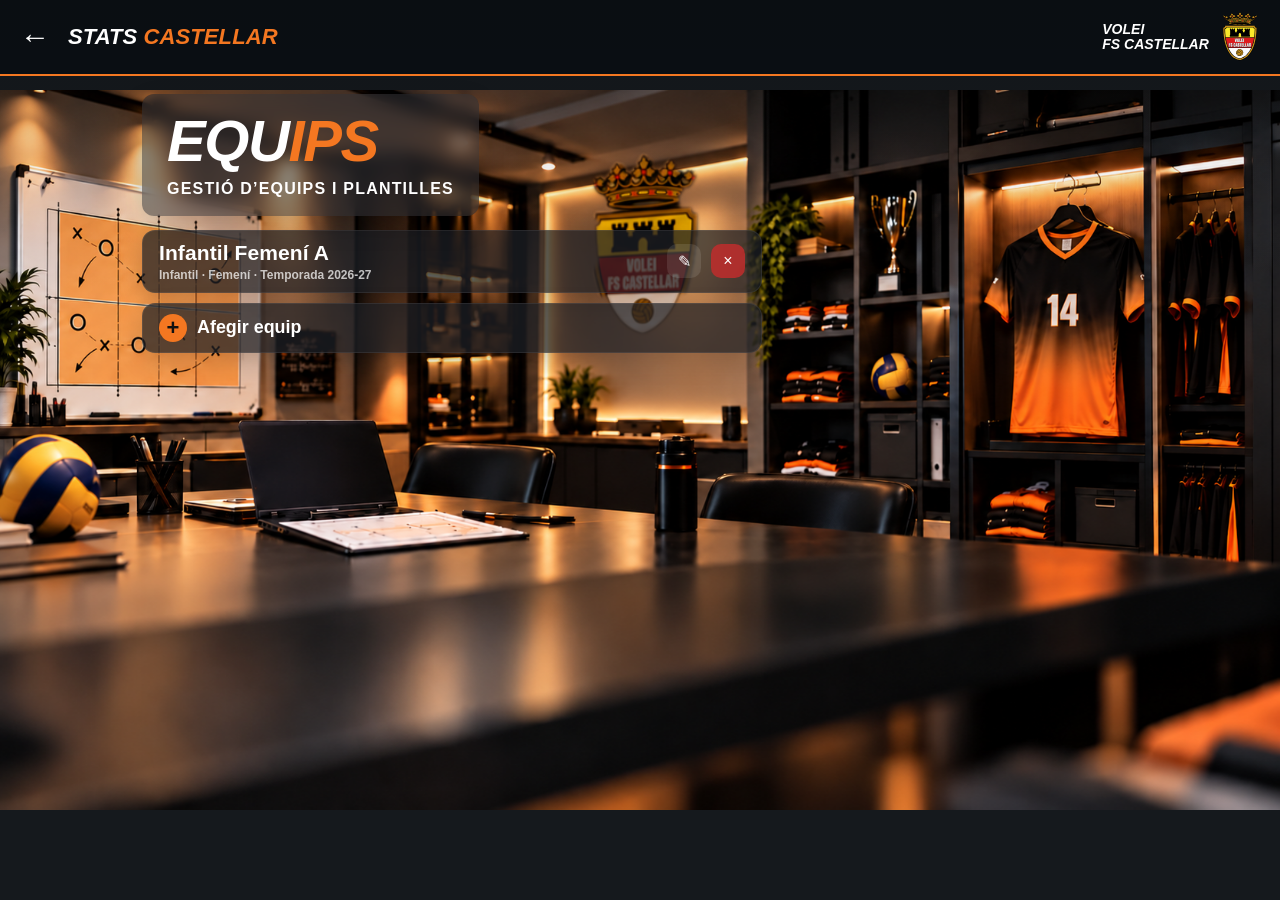
<file: Equips/index.html>
<!doctype html>
<html lang="ca">
<head>
<meta charset="utf-8">
<meta name="viewport" content="width=device-width, initial-scale=1, viewport-fit=cover"><meta name="apple-mobile-web-app-capable" content="yes"><meta name="apple-mobile-web-app-status-bar-style" content="black-translucent">
<title>Stats Castellar · Equips</title>
<link rel="stylesheet" href="css/equips.css">
  <link rel="stylesheet" href="shared/responsive-core.css">
<link rel="stylesheet" href="../shared/ipad-frame.css"></head>
<body>
<main class="screen">
  <div class="bg sc-fixed-bg"></div>
  <div class="overlay"></div>
  <img class="wall-crest" id="wallCrest" src="assets/escut-paret.png" alt="" aria-hidden="true">
  <header class="header">
    <div class="left">
      <button class="back" type="button" aria-label="Tornar enrere" onclick="location.href='../index.html'">←</button>
      <div class="brand">STATS <span>CASTELLAR</span></div>
    </div>
    <div class="club">
      <div class="club-name">VOLEI<br>FS CASTELLAR</div>
      <img src="assets/escut-club.svg" alt="Escut oficial Volei FS Castellar">
    </div>
  </header>
  <section class="title-card">
    <h1>EQU<span class="orange">IPS</span></h1>
    <p>GESTIÓ D’EQUIPS I PLANTILLES</p>
  </section>


  <section id="teamsView" class="teams-panel view active" aria-label="Llista d'equips">
    <div id="teamsList">
      <div class="team-row" id="teamRow" data-team-id="infantil-a">
        <a class="team-link" href="#plantilla" aria-label="Obrir Infantil Femení A">
          <div class="team-main">
            <div class="team-name">Infantil Femení A</div>
            <div class="team-meta">Infantil · Femení · Temporada 2026-27</div>
          </div>
          
        </a>
        <div class="team-actions">
          <button class="icon-btn edit" id="editTeam" type="button" aria-label="Editar equip">✎</button>
          <button class="delete-team" id="deleteTeam" type="button" aria-label="Eliminar equip">×</button>
        </div>
      </div>
    </div>
    <a class="add-team" id="addTeam" href="#afegir-equip" aria-label="Afegir equip">
      <span class="plus">+</span>
      <span>Afegir equip</span>
    </a>
  </section>



  <div class="modal" id="teamModal" aria-hidden="true">
    <div class="modal-card">
      <h2 id="teamModalTitle">Afegir equip</h2>
      <div class="form-grid">
        <div class="field full">
          <label for="teamNameInput">Nom de l’equip</label>
          <input id="teamNameInput" type="text" placeholder="Ex. Infantil Femení A">
        </div>
        <div class="field">
          <label for="teamCategoryInput">Categoria</label>
          <select id="teamCategoryInput"><option>Sènior</option><option>Júnior</option><option>Juvenil</option><option>Cadet</option><option selected>Infantil</option><option>Màster</option></select>
        </div>
        <div class="field">
          <label for="teamSexInput">Sexe</label>
          <select id="teamSexInput"><option selected>Femení</option><option>Masculí</option></select><small class="field-hint">Màster es defineix automàticament com a Mixt.</small>
        </div>
        <div class="field full">
          <label for="teamSeasonInput">Temporada</label>
          <input id="teamSeasonInput" type="text" value="2026-27" placeholder="2026-27">
        </div>
      </div>
      <div class="small-note">Els equips es mostraran automàticament de categoria més alta a més baixa.</div>
      <div class="modal-actions">
        <button class="btn secondary" id="cancelTeam" type="button">Cancel·lar</button>
        <button class="btn primary" id="saveTeam" type="button">Desar</button>
      </div>
    </div>
  </div>
<section id="eliminar-equip-2" class="hash-modal">
    <div class="hash-card">
      <h2>Segona confirmació</h2>
      <p>S’eliminarà l’equip i tota la seva plantilla. Aquesta acció no es pot desfer.</p>
      <div class="hash-actions">
        <a class="hash-btn secondary" href="#">Cancel·lar</a>
        <a class="hash-btn danger" href="#">Eliminar definitivament</a>
      </div>
    </div>
  </section>
</main>

<script src="../shared/pro2-core.bundle.js"></script>
<script src="../shared/visual-profiles.js"></script><script src="../shared/team-store.js"></script>
<script src="js/equips.js" defer></script>

  <script src="shared/responsive-core.js"></script>
  <script>
    StatsResponsive.mount({
      root: '.screen',
      header: '.header',
      title: '.title-card',
      content: '.teams-panel'
    });
  </script>
</body>
</html>
</file>
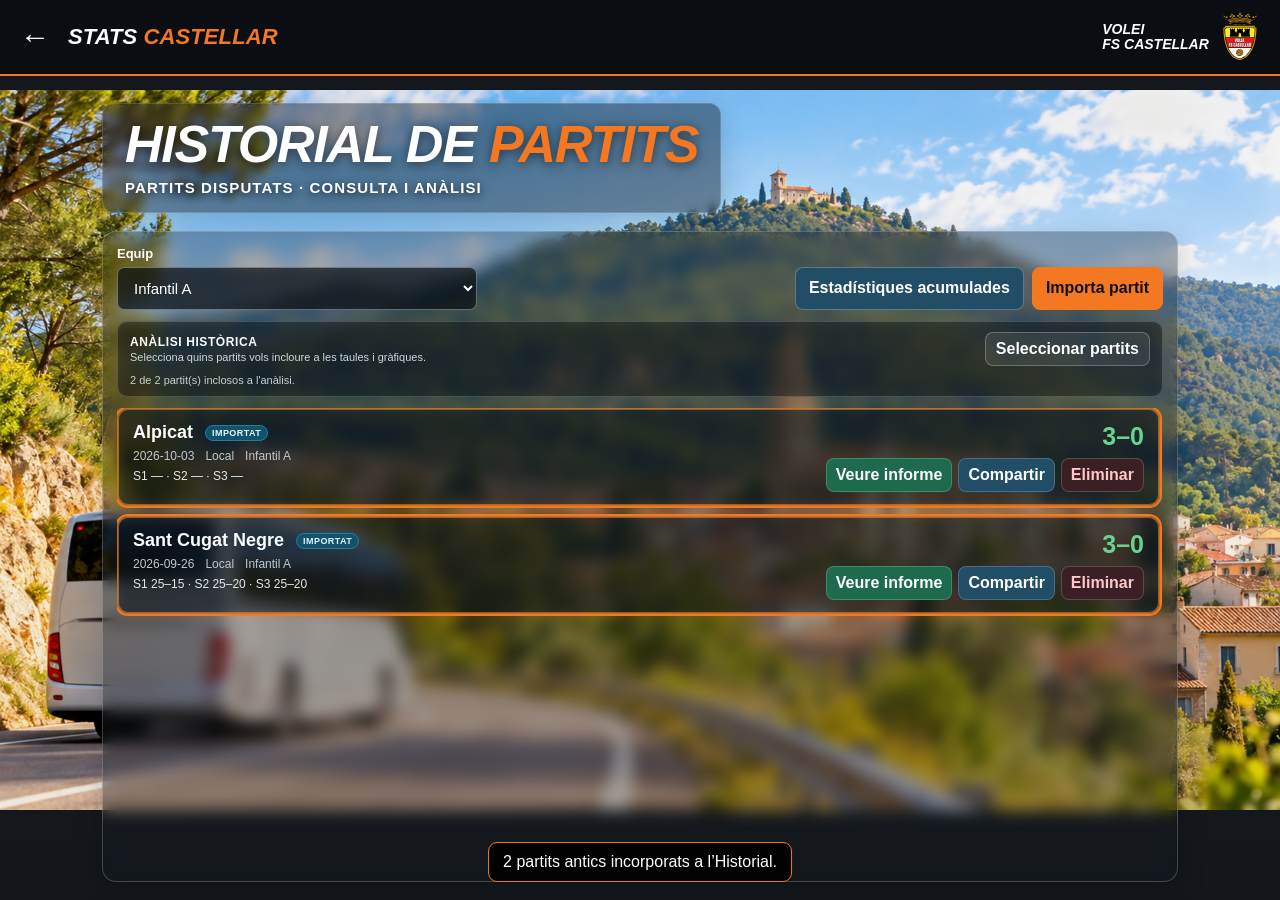
<file: Historial/index.html>
<!doctype html>
<html lang="ca">
<head>
  <meta charset="utf-8">
  <meta name="viewport" content="width=device-width, initial-scale=1, viewport-fit=cover"><meta name="apple-mobile-web-app-capable" content="yes"><meta name="apple-mobile-web-app-status-bar-style" content="black-translucent">
  <meta name="theme-color" content="#101419">
  <title>Stats Castellar · Historial de partits</title>
  <link rel="stylesheet" href="style.css?v=lab9-fix2">
<link rel="stylesheet" href="../shared/ipad-frame.css"></head>
<body>
  <div class="scene sc-fixed-bg" role="img" aria-label="Autocar en ruta amb Castellar del Vallès al fons"></div>

  <header class="header">
    <div class="left">
      <button id="backBtn" class="back" type="button" aria-label="Tornar a inici">←</button>
      <div class="brand">STATS <span>CASTELLAR</span></div>
    </div>
    <div class="club">
      <div class="club-name">VOLEI<br>FS CASTELLAR</div>
      <img src="../assets/escut-club.svg" alt="Escut FS Castellar Volei">
    </div>
  </header>

  <main class="stage" aria-label="Historial de partits">
    <div class="stage-panel">
      <h1 class="stage-title">HISTORIAL DE <span>PARTITS</span></h1>
      <p class="stage-subtitle">PARTITS DISPUTATS · CONSULTA I ANÀLISI</p>
    </div>

    <section class="history-shell" aria-label="Partits guardats">
      <div class="toolbar">
        <div class="filter-field">
          <label for="teamFilter">Equip</label>
          <select id="teamFilter" aria-label="Filtrar historial per equip">
            <option value="all">Tots els equips</option>
          </select>
        </div>
        <div class="header-actions">
          <button id="cumulativeBtn" class="cum" type="button">Estadístiques acumulades</button>
          <button id="importBtn" class="import" type="button">Importa partit</button>
          <input id="importFile" type="file" accept="application/json,.json" multiple hidden>
        </div>
      </div>

      <section id="selectionPanel" class="selection-panel">
        <div>
          <strong>ANÀLISI HISTÒRICA</strong>
          <span>Selecciona quins partits vols incloure a les taules i gràfiques.</span>
        </div>
        <div class="selection-actions">
          <button id="selectModeBtn" type="button">Seleccionar partits</button>
          <button id="selectAllBtn" type="button" hidden>Tots</button>
          <button id="selectNoneBtn" type="button" hidden>Cap</button>
          <button id="analyzeSelectedBtn" type="button" hidden>Analitzar seleccionats</button>
        </div>
        <div id="selectionStatus" class="selection-status"></div>
      </section>

      <div class="history-scroll">
        <section id="empty" class="empty" hidden>No hi ha cap partit finalitzat.</section>
        <section id="list" class="history-list"></section>
      </div>
    </section>
  </main>

  <div id="toast" class="toast" hidden></div>
  <script src="../shared/pro2-core.bundle.js"></script>
  <script src="../shared/team-store.js"></script>
  <script src="history.js"></script>
</body>
</html>
</file>
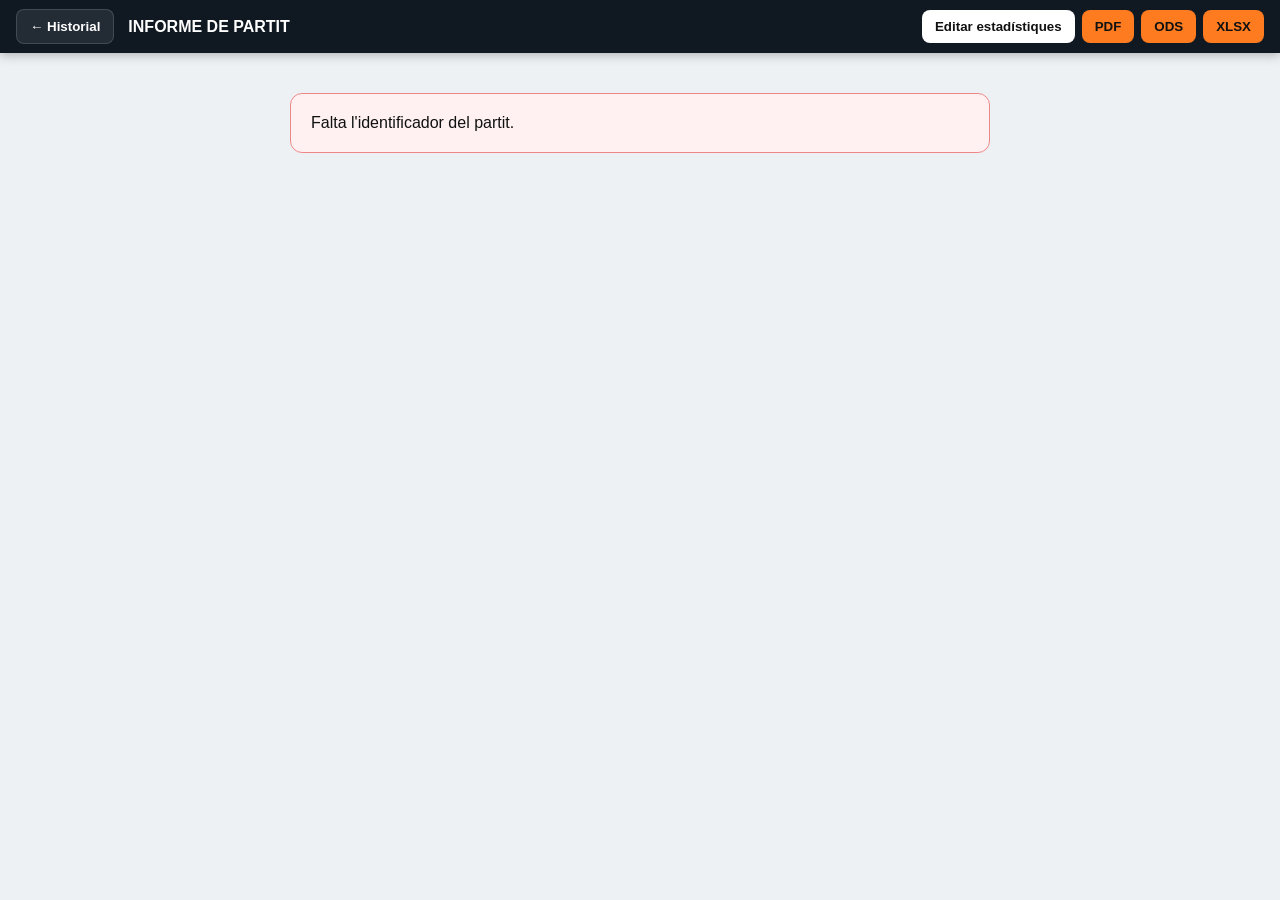
<file: Informe/index.html>
<!DOCTYPE html>

<html lang="ca"><head><meta charset="utf-8"/><meta content="width=device-width,initial-scale=1,viewport-fit=cover" name="viewport"/><meta content="yes" name="apple-mobile-web-app-capable"/><meta content="black-translucent" name="apple-mobile-web-app-status-bar-style"/><title>Stats Castellar · Informe</title><link href="style.css?v=1.1.0" rel="stylesheet"/><link href="../shared/player-scroll.css?v=1.1.0" rel="stylesheet"/></head>
<body>
<header class="top"><button id="backBtn">← Historial</button><div><strong>INFORME DE PARTIT</strong><span id="subtitle"></span></div><div class="exports"><button class="edit" id="editBtn">Editar estadístiques</button><button id="pdfBtn">PDF</button><button id="odsBtn">ODS</button><button id="xlsxBtn">XLSX</button></div></header>
<main hidden="" id="report">
<section class="sheet page page-main">
<div class="sheet-title">FULL D'ESTADÍSTIQUES DE PARTIT</div>
<div class="meta-grid"><span>Equip: <strong id="team"></strong></span><span>Rival: <strong id="rival"></strong></span><span>Data: <strong id="date"></strong></span><span>Lloc: <strong id="venue"></strong></span></div>
<div class="result-line">Resultat: <strong id="score"></strong> <span id="setScores"></span></div>
<div class="edit-status" hidden="" id="editStatus"><span id="editStatusText">Mode edició: prem − al valor actual i després + al valor correcte.</span><button hidden="" id="cancelPendingEdit" type="button">Cancel·la canvi pendent</button></div>
<div class="table-wrap"><table class="stats-table" id="matchTable"><thead></thead><tbody></tbody></table></div>
<div class="legend"><b>Servei:</b> 0 = Error · 1 = Fàcil · 2 = Correcte · 3 = Ace   <b>Recepció, Defensa, Col·locació i Atac:</b> 0 = Error · 1 = Dolenta · 2 = Correcte · 3 = Perfecta   <b>Bloqueig:</b> 0 = Fora · 1 = Toc · 2 = Punt   <b>Salvades:</b> 1/2/3 = qualitat; no entren en cap mitjana.</div>
</section>
<section class="screen-extra"><button class="advanced-btn" id="toggleAdvanced">Veure anàlisi completa</button></section>
<section hidden="" id="advanced">
<section class="sheet page"><div class="sheet-title">PERCENTATGES PER JUGADORA</div><div class="table-wrap"><table class="stats-table" id="percentageTable"><thead></thead><tbody></tbody></table></div><div class="legend">Percentatges calculats sobre el recompte 0/1/2/3 de cada fonament. L'eficiència tècnica usa l'escala ponderada 0→0, 1→5, 2→8 i 3→10. Salvades: només indicador independent.</div></section>
<section class="sheet page"><div class="sheet-title">INFORME TÈCNIC</div><div class="kpis" id="kpis"></div><h2>VALORACIÓ INDIVIDUAL</h2><div class="table-wrap"><table class="report-table" id="technicalPlayers"><thead><tr><th>Jugadora</th><th>Accions</th><th>Eficiència</th><th>Impacte</th><th>Fortalesa principal</th><th>%</th><th>Prioritat de millora</th><th>%</th><th>Valoració tècnica</th></tr></thead><tbody></tbody></table></div><div class="two-col"><div><h2>VALORACIÓ GLOBAL</h2><div class="table-wrap"><table class="report-table" id="ranking"><thead><tr><th>Jugadora</th><th>Accions</th><th>Eficiència</th><th>Impacte</th></tr></thead><tbody></tbody></table></div></div><div><h2>CONCLUSIONS I PLA DE TREBALL</h2><div class="conclusions" id="conclusions"></div></div></div><div class="method">Metodologia: Eficiència = (0×n0 + 5×n1 + 8×n2 + 10×n3) / (accions totals × 10). Les mostres inferiors a 5 accions són orientatives. Salvades no entren en cap mitjana; Bloqueig es tracta com a estadística Pro.2 separada de l’eficiència tècnica.</div></section>
<section class="sheet page"><div class="sheet-title">ESTADÍSTIQUES DEL PARTIT · PER FONAMENT I SET</div><div class="split"><div><h2>RESUM PER FONAMENT</h2><div class="table-wrap"><table class="report-table" id="foundationSummary"><thead><tr><th>Fonament</th><th>Accions</th><th>Eficiència</th><th>% de 0</th><th>% d'1</th><th>% de 2</th><th>% de 3</th></tr></thead><tbody></tbody></table></div></div><div><h2>RESUM PER SET</h2><div class="table-wrap"><table class="report-table" id="setSummary"><thead><tr><th>Set</th><th>Accions</th><th>Eficiència</th><th>% de 0</th><th>% d'1</th><th>% de 2</th><th>% de 3</th></tr></thead><tbody></tbody></table></div></div></div><h2>DETALL PER JUGADORA</h2><div class="table-wrap"><table class="stats-table compact-detail" id="playerFoundation"><thead></thead><tbody></tbody></table></div><h2>SALVADES I BLOQUEIG</h2><div class="table-wrap"><table class="report-table specials-table" id="specials"><thead><tr><th>Jugadora</th><th class="v1">Salvada 1</th><th class="v2">Salvada 2</th><th class="v3">Salvada 3</th><th>Total salvades</th><th class="block-v0">Bloc 0</th><th class="block-v1">Bloc 1</th><th class="block-v2">Bloc 2</th><th>Total bloqueigs</th></tr></thead><tbody></tbody></table></div></section>
<section class="sheet page history-analysis-sheet"><div class="sheet-title">ESTADÍSTIQUES ACUMULADES · EVOLUCIÓ</div><div class="analysis-filter" id="analysisFilter"><div><strong>PARTITS INCLOSOS A L'ANÀLISI</strong><span>El partit actual sempre queda inclòs. Marca o desmarca els partits comparatius i aplica els canvis.</span></div><button id="toggleAnalysisMatches" type="button">Canvia selecció</button><div class="analysis-match-list" hidden="" id="analysisMatchList"></div><div class="analysis-filter-actions" hidden="" id="analysisFilterActions"><button id="analysisAll" type="button">Tots</button><button id="analysisLatest5" type="button">Últims 5</button><button id="applyAnalysisSelection" type="button">Aplica selecció</button></div><div class="analysis-filter-status" id="analysisFilterStatus"></div></div>
<section aria-labelledby="collectiveAnalysisTitle" class="analysis-block collective-analysis">
<div class="analysis-block-title" id="collectiveAnalysisTitle"><span>ANÀLISI COL·LECTIVA</span><small>Equip · acumulats i evolució global</small></div>
<div class="kpis" id="historyKpis"></div>
<div class="charts"><div class="chart-card"><h3>Evolució de l'eficiència per partit · Equip</h3><div id="chartTeam"></div></div><div class="chart-card"><h3>Eficiència acumulada per fonament · Equip</h3><div id="chartFoundations"></div></div></div>
<h2>ACUMULAT I EVOLUCIÓ PER JUGADORA</h2><div class="table-wrap"><table class="report-table" id="historyPlayers"><thead></thead><tbody></tbody></table></div><p class="method">* L'impacte històric es mostra com a contribució relativa dins del total d'accions tècniques acumulades de l'equip.</p>
<div class="split"><div><h2>ACUMULAT PER FONAMENT · EQUIP</h2><div class="table-wrap"><table class="report-table" id="historyFoundations"><thead><tr><th>Fonament</th><th>Accions</th><th>Eficiència</th><th>% de 0</th><th>% d'1</th><th>% de 2</th><th>% de 3</th></tr></thead><tbody></tbody></table></div></div><div class="chart-card"><h3>Eficiència acumulada per fonament · Equip</h3><div id="chartFoundationsMirror"></div></div></div>
<h2>EVOLUCIÓ PER FONAMENT · EQUIP</h2><div class="table-wrap"><table class="report-table" id="historyFoundationEvolution"><thead></thead><tbody></tbody></table></div><div id="chartFoundationEvolution"></div>
<h2>EVOLUCIÓ PER JUGADORA I FONAMENT · TOTES LES JUGADORES</h2><div id="playerEvolution"></div>
</section>
<section aria-labelledby="individualAnalysisTitle" class="analysis-block individual-analysis">
<div class="individual-context-bar" id="individualAnalysisTitle">
<div class="individual-context-copy"><span>ANÀLISI INDIVIDUAL</span><strong id="individualContextName">—</strong></div>
<div class="history-player-picker"><label>Jugadora <select id="historyPlayerSelect"></select></label></div>
</div>
<h2>EVOLUCIÓ PER PARTITS · <span class="selected-player-name">—</span></h2>
<div class="split history-individual"><div class="table-wrap"><table class="report-table" id="historyIndividual"><thead><tr><th>Partit</th><th>Accions</th><th>Eficiència</th><th>Impacte</th><th>% de 0</th><th>% de 3</th></tr></thead><tbody></tbody></table></div><div class="chart-card"><h3>Evolució de l'eficiència · <span class="selected-player-name">—</span></h3><div id="chartIndividual"></div></div></div>
<h2>EVOLUCIÓ PER FONAMENT · <span class="selected-player-name">—</span></h2><div class="table-wrap"><table class="report-table" id="historyPlayerFoundationEvolution"><thead></thead><tbody></tbody></table></div><div class="chart-card selected-player-foundation-chart"><h3>Servei · Recepció · Col·locació · Atac · Defensa · <span class="selected-player-name">—</span></h3><div id="chartPlayerFoundationEvolution"></div></div>
</section>
</section>
</section>
</main>
<section class="error" hidden="" id="error"></section>
<script src="../shared/pro2-core.bundle.js"></script><script src="../shared/export-pro2.js"></script><script src="report.js"></script><script src="../shared/player-scroll.js?v=1.1.0"></script></body></html>
</file>
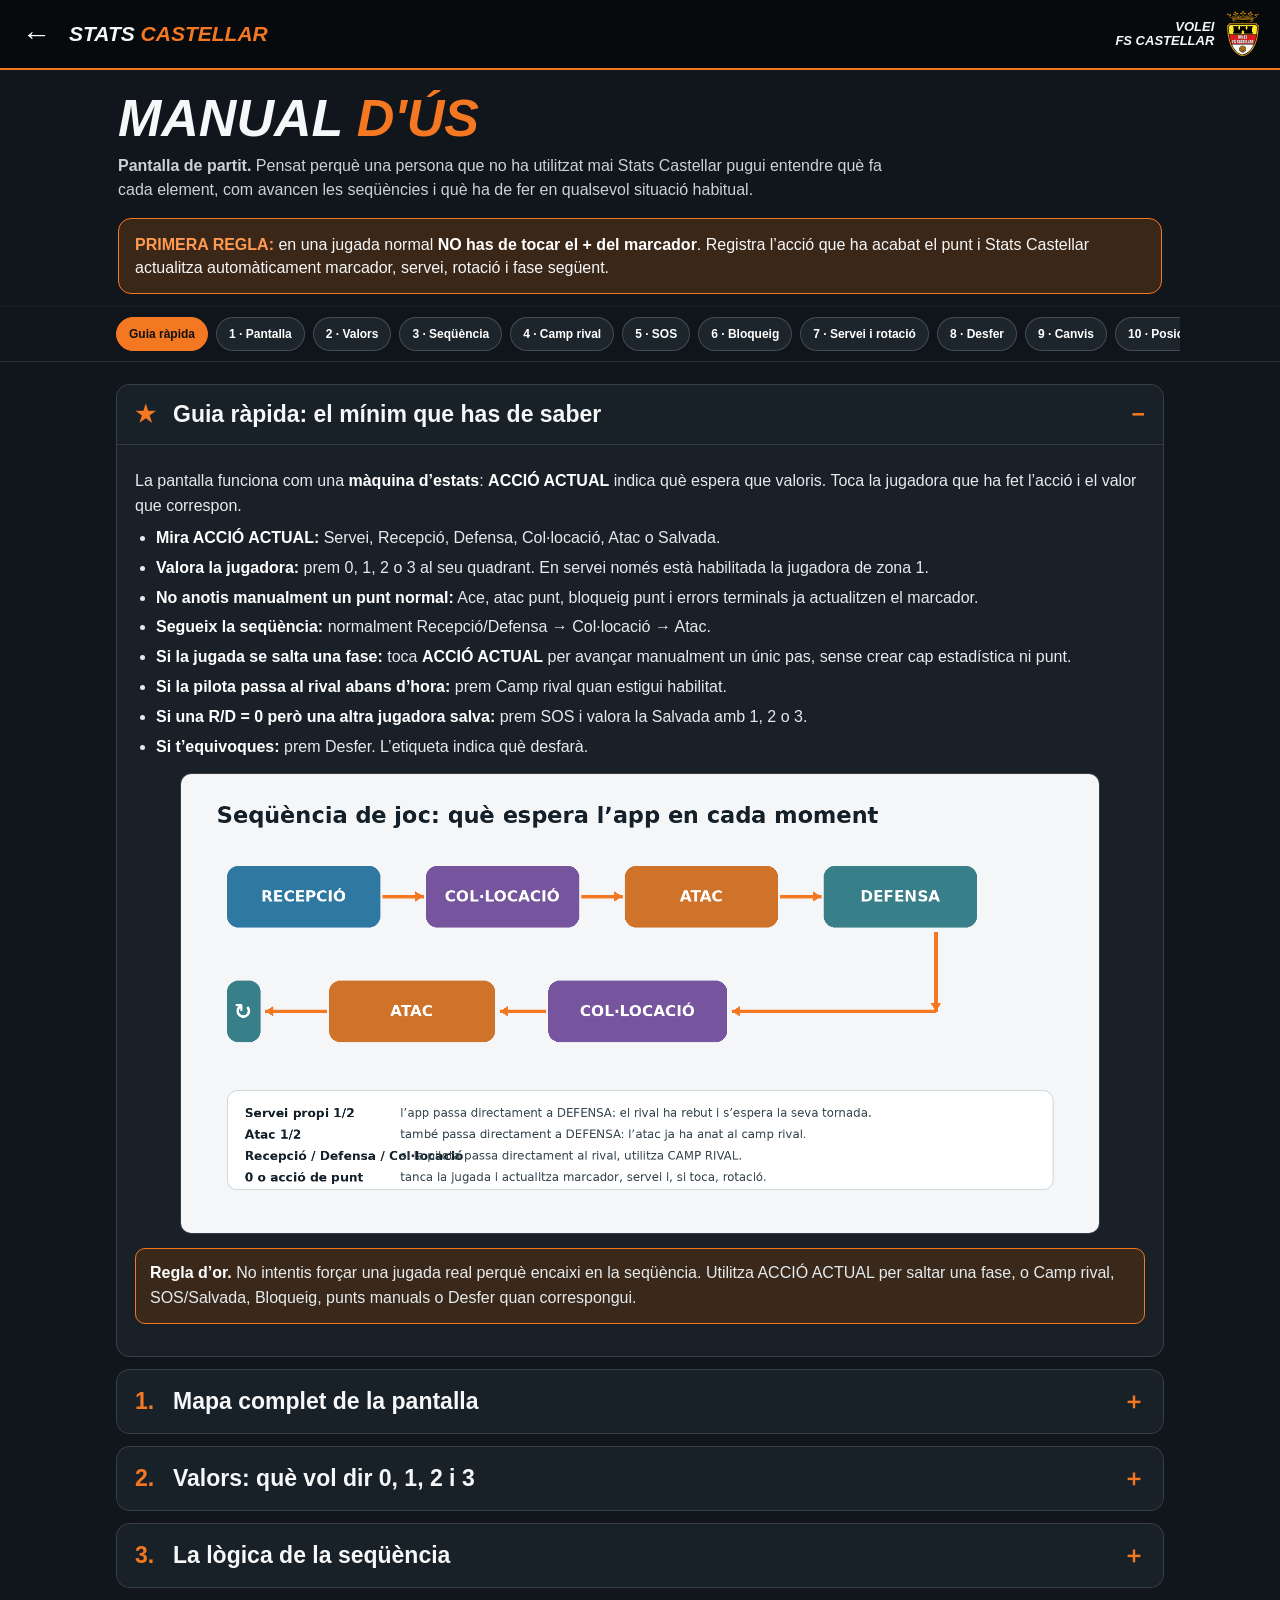
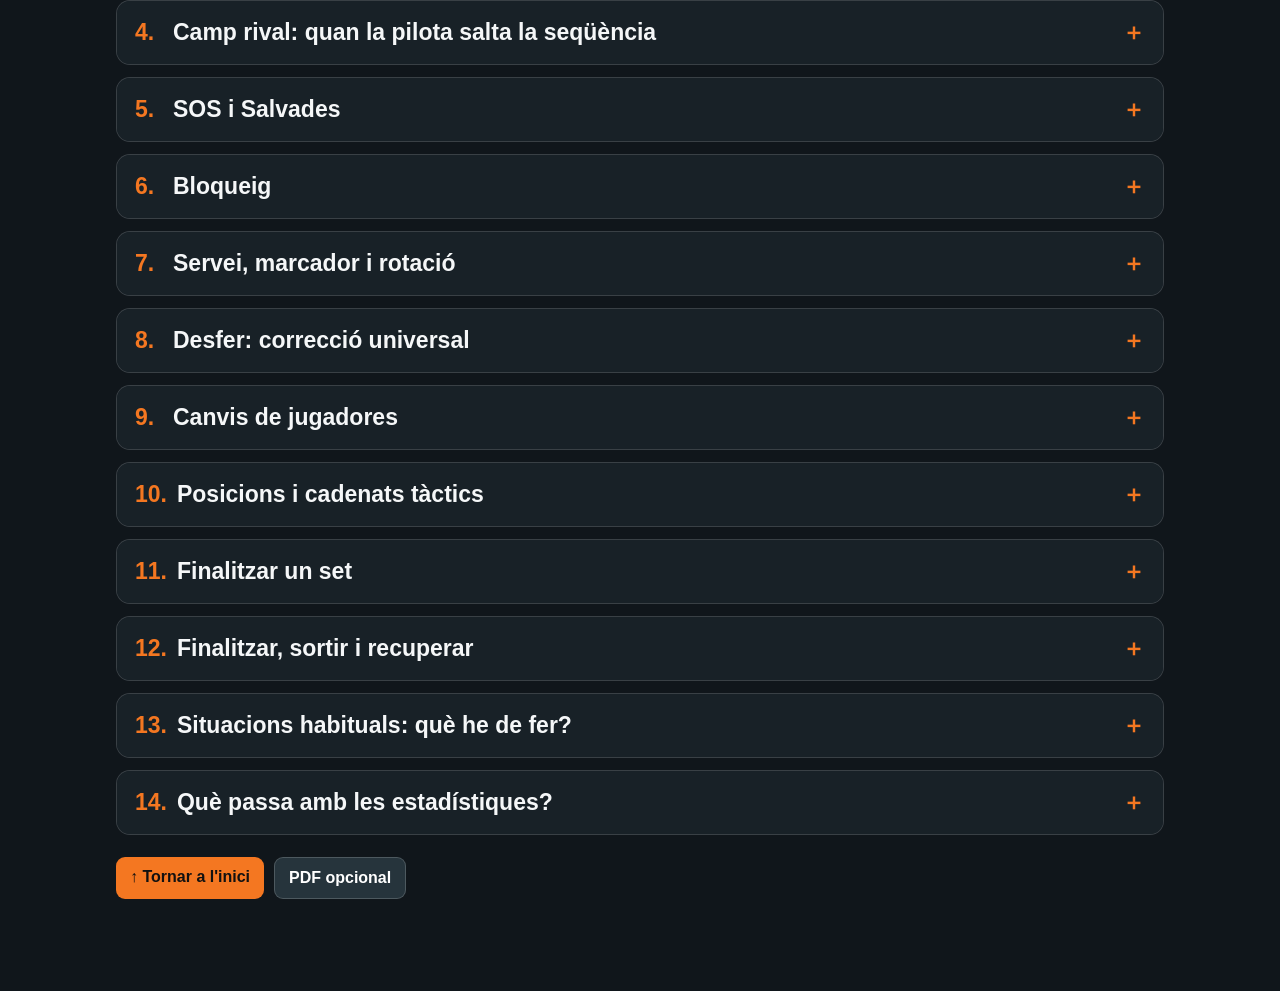
<file: Manual/index.html>
<!doctype html>
<html lang="ca">
<head>
<meta charset="utf-8">
<meta name="viewport" content="width=device-width,initial-scale=1,viewport-fit=cover"><meta name="apple-mobile-web-app-capable" content="yes"><meta name="apple-mobile-web-app-status-bar-style" content="black-translucent">
<meta name="theme-color" content="#0b1014">
<title>Stats Castellar · Manual d'ús</title>
<style>
*{box-sizing:border-box}html{scroll-behavior:smooth;-webkit-text-size-adjust:100%;text-size-adjust:100%}html,body{margin:0;min-height:100%;font-family:Arial,Helvetica,sans-serif;background:#10161b;color:#f5f7f8}body{overflow-x:hidden;padding-top:0}
.header{position:sticky;top:0;z-index:20;display:flex;align-items:center;justify-content:space-between;gap:12px;min-height:70px;padding:calc(env(safe-area-inset-top,0px) + 8px) max(16px,env(safe-area-inset-right,0px)) 8px max(16px,env(safe-area-inset-left,0px));background:rgba(7,11,14,.97);border-bottom:2px solid #f47721}
.left{display:flex;align-items:center;gap:12px;min-width:0}.back{border:0;background:transparent;color:#fff;font-size:29px;line-height:1;cursor:pointer;min-width:38px;min-height:44px}.brand{font-size:clamp(15px,2vw,21px);font-style:italic;font-weight:900;white-space:nowrap}.brand span{color:#f47721}.club{display:flex;align-items:center;gap:8px}.club-name{font-size:clamp(9px,1.1vw,13px);font-weight:900;font-style:italic;line-height:1.05;text-align:right}.club img{height:clamp(36px,5vw,50px);width:auto}
.hero{max-width:1080px;margin:0 auto;padding:22px 18px 12px}.hero h1{margin:0;font-size:clamp(31px,5vw,52px);font-style:italic;line-height:1;font-weight:900}.hero h1 span{color:#f47721}.hero p{max-width:780px;color:#c9d2d8;line-height:1.5;margin:10px 0 0}.rule{margin-top:16px;background:#3b2718;border:1px solid #f47721;border-radius:13px;padding:14px 16px;line-height:1.45}.rule strong{color:#ff9a52}.rule b{color:#fff}
.quicknav-wrap{position:sticky;top:70px;z-index:15;background:rgba(16,22,27,.97);border-top:1px solid rgba(255,255,255,.05);border-bottom:1px solid rgba(255,255,255,.10)}.quicknav{max-width:1080px;margin:0 auto;display:flex;gap:8px;overflow-x:auto;padding:10px 16px;scrollbar-width:thin}.quicknav button{flex:0 0 auto;border:1px solid rgba(255,255,255,.18);background:#1c252b;color:#fff;border-radius:999px;padding:9px 12px;font-weight:800;font-size:12px;cursor:pointer}.quicknav button:hover{border-color:#f47721;background:#3b2718}.quicknav button:first-child{background:#f47721;color:#111;border-color:#f47721}
main{max-width:1080px;margin:0 auto;padding:10px 16px 70px}.section{scroll-margin-top:132px;margin:12px 0;border:1px solid rgba(255,255,255,.14);border-radius:14px;overflow:hidden;background:rgba(27,35,41,.88)}summary{list-style:none;cursor:pointer;padding:16px 18px;font-size:clamp(17px,2.2vw,23px);font-weight:900;display:flex;align-items:center;gap:10px;background:#182127}summary::-webkit-details-marker{display:none}summary:after{content:'＋';margin-left:auto;color:#f47721;font-size:23px}details[open] summary{border-bottom:1px solid rgba(255,255,255,.12)}details[open] summary:after{content:'−'}.num{color:#f47721;min-width:28px}.content{padding:17px 18px 20px;line-height:1.55;color:#e5eaed}.content h3{color:#ff9a52;margin:18px 0 7px;font-size:17px}.content p{margin:7px 0}.content ul{margin:7px 0 12px;padding-left:21px}.content li{margin:5px 0}.content strong{color:#fff}.content img{display:block;width:min(100%,920px);height:auto;margin:14px auto;border-radius:11px;border:1px solid rgba(255,255,255,.12)}
.callout{margin:12px 0;padding:12px 14px;border-radius:10px;background:#152f39;border:1px solid #276a80}.callout.orange{background:#3a291b;border-color:#f47721}.callout.red{background:#3b1d22;border-color:#a83c49}.callout.gold{background:#3b301c;border-color:#b98225}.flow{display:flex;flex-wrap:wrap;align-items:center;gap:6px;margin:12px 0}.flow span{background:#202c33;border:1px solid rgba(255,255,255,.16);border-radius:8px;padding:7px 9px;font-weight:800}.flow i{font-style:normal;color:#f47721;font-weight:900}
.cases{display:grid;grid-template-columns:minmax(220px,.9fr) minmax(300px,1.6fr);border:1px solid rgba(255,255,255,.12);border-radius:10px;overflow:hidden;margin-top:10px}.cases div{padding:10px 12px;border-bottom:1px solid rgba(255,255,255,.08)}.cases div:nth-child(4n+1),.cases div:nth-child(4n+2){background:rgba(255,255,255,.03)}.cases .head{background:#0d2633!important;font-weight:900;color:#ff9a52}
.footer-actions{display:flex;flex-wrap:wrap;gap:10px;margin:22px 0}.footer-actions a{display:inline-block;text-decoration:none;border-radius:9px;padding:11px 14px;font-weight:900}.pdf{background:#26343c;color:#fff;border:1px solid rgba(255,255,255,.18)}.top{background:#f47721;color:#111}
@media(max-width:700px){.header{min-height:62px}.quicknav-wrap{top:62px}.club-name{display:none}.hero{padding-top:17px}.section{scroll-margin-top:125px}.content{padding:14px}.cases{grid-template-columns:1fr}.cases .head:nth-child(2){display:none}.cases div:nth-child(odd):not(.head){font-weight:900;color:#ffb27c;padding-bottom:3px;border-bottom:0}.cases div:nth-child(even){padding-top:3px}.quicknav button{font-size:12px;padding:9px 11px}}
</style>
</head>
<body>
<header class="header"><div class="left"><button class="back" type="button" aria-label="Tornar" onclick="location.href='../Configuracio/index.html'">←</button><div class="brand">STATS <span>CASTELLAR</span></div></div><div class="club"><div class="club-name">VOLEI<br>FS CASTELLAR</div><img src="../assets/escut-club.svg" alt="Escut FS Castellar Volei"></div></header>
<section class="hero" id="top"><h1>MANUAL <span>D'ÚS</span></h1><p><strong>Pantalla de partit.</strong> Pensat perquè una persona que no ha utilitzat mai Stats Castellar pugui entendre què fa cada element, com avancen les seqüències i què ha de fer en qualsevol situació habitual.</p><div class="rule"><strong>PRIMERA REGLA:</strong> en una jugada normal <b>NO has de tocar el + del marcador</b>. Registra l’acció que ha acabat el punt i Stats Castellar actualitza automàticament marcador, servei, rotació i fase següent.</div></section>
<div class="quicknav-wrap"><nav class="quicknav" aria-label="Índex ràpid">
<button data-target="guia">Guia ràpida</button><button data-target="s1">1 · Pantalla</button><button data-target="s2">2 · Valors</button><button data-target="s3">3 · Seqüència</button><button data-target="s4">4 · Camp rival</button><button data-target="s5">5 · SOS</button><button data-target="s6">6 · Bloqueig</button><button data-target="s7">7 · Servei i rotació</button><button data-target="s8">8 · Desfer</button><button data-target="s9">9 · Canvis</button><button data-target="s10">10 · Posicions</button><button data-target="s11">11 · Final de set</button><button data-target="s12">12 · Recuperar</button><button data-target="s13">13 · Situacions</button><button data-target="s14">14 · Estadístiques</button>
</nav></div>
<main>
<details class="section" id="guia" open><summary><span class="num">★</span> Guia ràpida: el mínim que has de saber</summary><div class="content">
<p>La pantalla funciona com una <strong>màquina d’estats</strong>: <strong>ACCIÓ ACTUAL</strong> indica què espera que valoris. Toca la jugadora que ha fet l’acció i el valor que correspon.</p>
<ul><li><strong>Mira ACCIÓ ACTUAL:</strong> Servei, Recepció, Defensa, Col·locació, Atac o Salvada.</li><li><strong>Valora la jugadora:</strong> prem 0, 1, 2 o 3 al seu quadrant. En servei només està habilitada la jugadora de zona 1.</li><li><strong>No anotis manualment un punt normal:</strong> Ace, atac punt, bloqueig punt i errors terminals ja actualitzen el marcador.</li><li><strong>Segueix la seqüència:</strong> normalment Recepció/Defensa → Col·locació → Atac.</li><li><strong>Si la jugada se salta una fase:</strong> toca <strong>ACCIÓ ACTUAL</strong> per avançar manualment un únic pas, sense crear cap estadística ni punt.</li><li><strong>Si la pilota passa al rival abans d’hora:</strong> prem Camp rival quan estigui habilitat.</li><li><strong>Si una R/D = 0 però una altra jugadora salva:</strong> prem SOS i valora la Salvada amb 1, 2 o 3.</li><li><strong>Si t’equivoques:</strong> prem Desfer. L’etiqueta indica què desfarà.</li></ul>
<img src="assets/02_seq_normal.png" alt="Esquema de la seqüència normal"><div class="callout orange"><strong>Regla d’or.</strong> No intentis forçar una jugada real perquè encaixi en la seqüència. Utilitza ACCIÓ ACTUAL per saltar una fase, o Camp rival, SOS/Salvada, Bloqueig, punts manuals o Desfer quan correspongui.</div>
</div></details>

<details class="section" id="s1"><summary><span class="num">1.</span> Mapa complet de la pantalla</summary><div class="content"><img src="assets/01_mapa_pantalla.png" alt="Mapa de la pantalla de partit"><h3>Capçalera</h3><ul><li><strong>ACCIÓ ACTUAL:</strong> mostra la fase que s’ha de registrar i també és un control de salt manual. Quan està habilitat, tocar-lo avança un únic pas: Recepció/Defensa → Col·locació o Col·locació → Atac. El salt no registra cap acció estadística ni modifica el marcador; Desfer recupera l’estat anterior.</li><li><strong>Marcador:</strong> Castellar i rival tenen − i +. Si Castellar és visitant, l’ordre visual dels equips s’intercanvia.</li><li><strong>SET:</strong> mostra el set actual i els cinc indicadors: verd guanyat, vermell perdut, taronja actiu.</li><li><strong>DESFER:</strong> reverteix l’última operació; a sota indica què desfarà.</li></ul><h3>Pista</h3><ul><li><strong>Camp rival:</strong> zona tàctil superior que s’activa quan una pilota ha creuat abans d’acabar la seqüència.</li><li><strong>Bloqueig:</strong> controls de les tres posicions davanteres reglamentàries.</li><li><strong>Jugadores:</strong> cada casella conté els quadrants 0, 1, 2 i 3.</li><li><strong>Pilota de servei:</strong> apareix a zona 1 quan serveix Castellar i ACCIÓ ACTUAL és SERVEI.</li></ul><h3>Peu de pantalla</h3><ul><li><strong>INICI:</strong> guarda el partit en curs i torna a la portada.</li><li><strong>SOS:</strong> s’habilita després d’un 0 en Recepció o Defensa.</li><li><strong>POSICIONS:</strong> recol·locació i cadenats visuals.</li><li><strong>CANVI JUG.:</strong> substitució d’una jugadora de pista.</li><li><strong>FINALITZAR SET:</strong> tanca el set després de confirmació.</li><li><strong>FINALITZAR PARTIT:</strong> arxiva definitivament el partit després de confirmació.</li></ul></div></details>

<details class="section" id="s2"><summary><span class="num">2.</span> Valors: què vol dir 0, 1, 2 i 3</summary><div class="content"><img src="assets/06_valors.png" alt="Valors i colors"><p>Els colors mantenen el mateix ordre visual, però el significat esportiu depèn del fonament.</p><h3>Servei</h3><ul><li><strong>0 Error:</strong> servei fallat → punt automàtic rival.</li><li><strong>1 Fàcil:</strong> servei vàlid però còmode → continua i passa a Defensa.</li><li><strong>2 Correcte:</strong> bon servei → continua i passa a Defensa.</li><li><strong>3 Ace:</strong> punt directe → punt automàtic Castellar.</li></ul><h3>Recepció, Defensa i Col·locació</h3><p><strong>0 Error · 1 Dolenta · 2 Correcta · 3 Perfecta.</strong> En Recepció/Defensa, el 0 és provisional perquè pot activar SOS. En Col·locació, 0 dona punt directe al rival.</p><h3>Atac</h3><p><strong>0 Error · 1 Dolent · 2 Correcte · 3 Punt.</strong> Atac 3 dona punt automàtic a Castellar. Atac 1 o 2 implica que la pilota ha anat al rival i l’app passa sola a Defensa.</p><h3>Bloqueig i Salvada</h3><p><strong>Bloqueig:</strong> 0 error/punt rival; 1 toc; 2 bloqueig punt. <strong>Salvada:</strong> només 1, 2 o 3; no existeix Salvada 0.</p></div></details>

<details class="section" id="s3"><summary><span class="num">3.</span> La lògica de la seqüència</summary><div class="content"><img src="assets/02_seq_normal.png" alt="Seqüència normal"><h3>Quan el rival serveix</h3><div class="flow"><span>Recepció</span><i>→</i><span>Col·locació</span><i>→</i><span>Atac</span><i>→</i><span>Defensa...</span></div><p>Recepció 1/2/3 passa a Col·locació. Col·locació 1/2/3 passa a Atac. Atac 1/2 significa que la pilota torna al rival i la fase passa automàticament a Defensa.</p><h3>Quan Castellar serveix</h3><p>ACCIÓ ACTUAL és <strong>SERVEI</strong> i només es pot valorar la jugadora reglamentària de zona 1. Servei 1/2 passa automàticament a Defensa.</p><h3>Després d’una Defensa</h3><p>Defensa 1/2/3 → Col·locació → Atac. El bucle es repeteix fins que la jugada acaba o hi ha una desviació.</p><h3>Salt manual amb ACCIÓ ACTUAL</h3><p>Si el toc real se salta la fase que l’app espera, toca <strong>ACCIÓ ACTUAL</strong> per avançar un únic pas sense inventar una estadística. Exemple: després de valorar una Defensa, l’app queda en Col·locació; si la següent jugadora ataca directament, toca ACCIÓ ACTUAL una vegada i passarà a Atac. El mateix s’aplica després d’una Recepció. Si el prems per error, <strong>Desfer</strong> restaura la fase anterior.</p><div class="callout"><strong>Recepció o Defensa?</strong> Recepció només existeix quan la pilota entra per un servei rival. Qualsevol altra pilota que torna del rival és Defensa.</div><h3>Quan una acció tanca el punt</h3><p><strong>No premis + després.</strong> Servei 3, Atac 3 i Bloqueig 2 = punt Castellar. Servei 0, Col·locació 0, Atac 0 i Bloqueig 0 = punt rival. Recepció/Defensa 0 és provisional perquè pot haver-hi Salvada.</p></div></details>

<details class="section" id="s4"><summary><span class="num">4.</span> Camp rival: quan la pilota salta la seqüència</summary><div class="content"><img src="assets/03_camp_rival.png" alt="Camp rival"><p>Camp rival comunica al motor: <strong>“la pilota ja és al rival; la pròxima acció pròpia serà una Defensa”</strong>. Si la pilota continua al teu camp però la jugada se salta Col·locació, no facis servir Camp rival: toca <strong>ACCIÓ ACTUAL</strong> per passar a Atac.</p><h3>Quan s’habilita</h3><ul><li>després d’una Recepció 1/2/3;</li><li>després d’una Defensa 1/2/3;</li><li>després d’una Col·locació 1/2/3;</li><li>després d’un Bloqueig 1.</li></ul><h3>Quan NO cal</h3><ul><li>Servei 1/2: ja passa sol a Defensa;</li><li>Atac 1/2: ja passa sol a Defensa;</li><li>després d’una acció de punt: la jugada ja ha acabat.</li></ul><h3>Exemples</h3><ul><li>Recepció llarga que torna directament: Recepció → <strong>Camp rival</strong>.</li><li>Defensa passada: Defensa → <strong>Camp rival</strong>.</li><li>La col·locadora envia de segona: Col·locació → <strong>Camp rival</strong>; no inventis un atac.</li><li>Bloqueig 1 que rebota al rival: Bloqueig 1 → <strong>Camp rival</strong>. Si cau al propi camp, registra Defensa.</li></ul></div></details>

<details class="section" id="s5"><summary><span class="num">5.</span> SOS i Salvades</summary><div class="content"><img src="assets/04_sos.png" alt="SOS i Salvada"><p>Quan una Recepció o Defensa és 0, l’app posa provisionalment un punt al rival. Si una altra jugadora salva la pilota, SOS permet conservar el 0 original i continuar.</p><h3>Procediment</h3><ol><li>Registra el 0 a la responsable.</li><li>Si ningú salva, no facis res: el punt rival queda correcte.</li><li>Si una companya salva, prem <strong>SOS</strong>.</li><li>ACCIÓ ACTUAL passa a SALVADA i només permet 1/2/3.</li><li>Valora la jugadora salvadora. L’app retira el punt rival provisional i passa a Col·locació.</li></ol><h3>Què fa internament</h3><ul><li>manté la R/D 0 original;</li><li>retira el punt rival provisional;</li><li>restaura servei i rotació previs;</li><li>registra la Salvada separadament;</li><li>continua per Col·locació.</li></ul><div class="callout gold"><strong>Si actives SOS per error:</strong> torna a prémer SOS per cancel·lar-lo i recuperar l’estat anterior, o utilitza Desfer segons el punt de la seqüència.</div></div></details>

<details class="section" id="s6"><summary><span class="num">6.</span> Bloqueig</summary><div class="content"><p>Els controls de bloqueig corresponen a les jugadores reglamentàriament davanteres (zones 4, 3 i 2). És una acció especial i pot registrar-se quan apareix, independentment de la fase principal.</p><h3>Valors</h3><ul><li><strong>0 · Bloqueig fora:</strong> punt automàtic rival.</li><li><strong>1 · Bloqueig:</strong> toc que no tanca el punt → passa a Defensa i habilita Camp rival.</li><li><strong>2 · Bloqueig + punt:</strong> punt automàtic Castellar.</li></ul><h3>Després d’un Bloqueig 1</h3><ul><li>si queda al camp propi: registra la Defensa;</li><li>si torna al camp rival: prem Camp rival i registra Defensa quan torni.</li></ul><div class="callout"><strong>Cadenats:</strong> una jugadora pot estar visualment a primera línia però reglamentàriament ser de segona. En aquest cas el seu bloqueig queda desactivat. Sempre mana la posició reglamentària.</div></div></details>

<details class="section" id="s7"><summary><span class="num">7.</span> Servei, marcador i rotació</summary><div class="content"><img src="assets/05_rotacio.png" alt="Servei i rotació"><h3>Rotació automàtica</h3><p>No hi ha botó manual de Rotació. Quan <strong>Castellar guanya un punt mentre servia el rival</strong>, recupera el servei i l’app rota automàticament 2→1, 3→2, 4→3, 5→4, 6→5 i 1→6.</p><div class="callout orange"><strong>Els + i − no són la manera normal d’anotar punts.</strong> Usa + quan el punt no prové d’una acció estadística pròpia (per exemple, una falta del rival) o per corregir el marcador. Usa − per corregir un punt de més.</div><p>Un punt manual aplica les mateixes regles de servei i rotació que qualsevol altre punt.</p><p>Si − resta inequívocament l’últim punt de l’equip, l’app desfà el paquet del punt (marcador, servei, rotació i fase). Si corregeixes un punt antic, només baixa el marcador i manté l’estat de joc actual.</p></div></details>

<details class="section" id="s8"><summary><span class="num">8.</span> Desfer: correcció universal</summary><div class="content"><p><strong>DESFER</strong> restaura l’estat anterior a l’última operació. Pot recuperar conjuntament marcador, fase, servei, rotació, pista i ActionLog.</p><h3>Pot desfer</h3><ul><li>una valoració tècnica i el punt automàtic associat;</li><li>un punt manual;</li><li>SOS o una Salvada;</li><li>un canvi de jugadora;</li><li>un canvi de Posicions;</li><li>Camp rival;</li><li>un final de set, si encara és l’última operació disponible.</li></ul><p>L’etiqueta petita sota DESFER indica què es desfarà.</p><div class="callout gold"><strong>Després d’una Salvada:</strong> Desfer elimina la Salvada però conserva el 0 original i torna al mode SOS perquè puguis revalorar la salvadora.</div></div></details>

<details class="section" id="s9"><summary><span class="num">9.</span> Canvis de jugadores</summary><div class="content"><p>Prem <strong>CANVI JUG.</strong> per entrar en mode canvi. Mentre és actiu, valoracions, bloqueigs, Camp rival i SOS queden desactivats.</p><h3>Passos</h3><ol><li>Prem CANVI JUG.</li><li>Toca la jugadora que surt.</li><li>Tria una convocada de la banqueta.</li><li>Confirma.</li></ol><p>La jugadora entrant ocupa <strong>la mateixa zona reglamentària</strong> de la que surt. El canvi queda registrat amb el marcador del moment per calcular participació.</p><p>Si la jugadora sortint tenia cadenat visual, la fixació s’elimina. Un canvi confirmat també es pot Desfer.</p></div></details>

<details class="section" id="s10"><summary><span class="num">10.</span> Posicions i cadenats tàctics</summary><div class="content"><p><strong>POSICIONS</strong> té dues funcions: corregir/intercanviar la disposició reglamentària i gestionar fixacions visuals.</p><h3>Canviar posicions reglamentàries</h3><p>Entra a Posicions, arrossega una jugadora sobre una altra zona i es fa l’intercanvi. En sortir de Posicions, queda confirmat com una sola operació reversible.</p><h3>Cadenat tàctic</h3><p>El cadenat fixa <strong>només la posició visual</strong>. La rotació reglamentària continua per sota i les estadístiques i bloqueigs utilitzen la posició reglamentària real.</p><ul><li>pots tenir diversos cadenats, però no dues jugadores a la mateixa zona visual;</li><li>si una jugadora fixada és servidora real, apareix temporalment a zona 1 durant Servei;</li><li>els cadenats es desen i es recuperen amb el partit;</li><li>en finalitzar el partit s’eliminen.</li></ul><div class="callout orange"><strong>No confondre:</strong> arrossegar modifica la disposició reglamentària; el cadenat només modifica com veus la jugadora.</div></div></details>

<details class="section" id="s11"><summary><span class="num">11.</span> Finalitzar un set</summary><div class="content"><p><strong>FINALITZAR SET</strong> demana confirmació i mostra el marcador. En confirmar, guarda el resultat i, si el partit continua, obre la preparació del set següent.</p><h3>Preparació del set següent</h3><ul><li>selecciona sis jugadores diferents;</li><li>assigna zones 1–6;</li><li>indica qui serveix;</li><li>si serveix Castellar, comença en Servei amb zona 1;</li><li>si serveix el rival, comença en Recepció.</li></ul><p>Quan un equip arriba al tercer set guanyat, no es prepara cap set addicional. Amb 2–2 es permet el cinquè, mai un sisè.</p><div class="callout red"><strong>Atenció:</strong> la pantalla no arbitra el tanteig. No comprova 25/15 ni diferència de dos punts i permet tancar un set empatat. Comprova el marcador abans de confirmar.</div></div></details>

<details class="section" id="s12"><summary><span class="num">12.</span> Finalitzar, sortir i recuperar</summary><div class="content"><h3>Tornar a Inici sense acabar</h3><p>INICI demana confirmació. <strong>Guardar i anar a Inici</strong> conserva el partit en curs. Des de Recuperar partit tornaràs al mateix marcador, fase, pista, accions, canvis i cadenats.</p><p>Es poden tenir diversos partits no finalitzats; crear-ne un de nou no obliga a eliminar els pendents.</p><h3>Finalitzar partit</h3><p>FINALITZAR PARTIT arxiva el partit, el treu de Recuperar i genera l’informe. Sempre demana confirmació.</p><p>Després de finalitzar, es pot anar a <strong>Veure informe</strong> o tornar a Inici. El partit queda a Historial.</p></div></details>

<details class="section" id="s13"><summary><span class="num">13.</span> Situacions habituals: què he de fer?</summary><div class="content"><div class="cases"><div class="head">Situació</div><div class="head">Acció correcta</div>
<div>Servei rival, bona recepció, col·locació, atac punt</div><div>Recepció 2/3 → Col·locació 2/3 → Atac 3. El punt puja sol i Castellar recupera servei amb rotació.</div>
<div>Servei propi correcte i el rival torna la pilota</div><div>Servei 1/2 → l’app passa sola a Defensa. No premis Camp rival.</div>
<div>Recepció passada que torna al rival</div><div>Recepció → Camp rival → espera la tornada i registra Defensa.</div>
<div>Defensa directa al rival</div><div>Defensa → Camp rival → continua en Defensa quan torni.</div><div>Defensa i el segon toc és un atac directe</div><div>Valora Defensa → l’app queda en Col·locació → toca ACCIÓ ACTUAL una vegada → Atac → valora l’atac.</div><div>Recepció i el segon toc és un atac directe</div><div>Valora Recepció → l’app queda en Col·locació → toca ACCIÓ ACTUAL una vegada → Atac → valora l’atac.</div>
<div>Col·locadora envia de segona</div><div>Col·locació → Camp rival. No inventis un Atac.</div>
<div>Atac que el rival defensa</div><div>Atac 1/2 → l’app passa sola a Defensa.</div>
<div>Bloqueig toca i queda al propi camp</div><div>Bloqueig 1 → registra la Defensa de continuació.</div>
<div>Bloqueig toca i torna al rival</div><div>Bloqueig 1 → Camp rival → Defensa quan torni.</div>
<div>R/D 0 però una companya salva</div><div>0 → SOS → Salvada 1/2/3 → Col·locació.</div>
<div>R/D 0 i ningú salva</div><div>No toquis SOS. El punt rival provisional queda definitiu.</div>
<div>El rival falla sense acció estadística pròpia</div><div>Prem + de Castellar. Servei i rotació s’actualitzen sols.</div>
<div>Valoració equivocada</div><div>Prem Desfer immediatament i registra l’acció correcta.</div>
<div>Marcador mal posat fa unes jugades</div><div>Utilitza −/+ del costat corresponent. Una correcció antiga no canvia la rotació actual.</div>
<div>He d’aturar l’anotació</div><div>Inici → Guardar i anar a Inici. Recupera el partit quan vulguis.</div>
</div></div></details>

<details class="section" id="s14"><summary><span class="num">14.</span> Què passa amb les estadístiques?</summary><div class="content"><p>Els informes es calculen a partir de l’ActionLog actiu; les accions desfetes no compten.</p><h3>Eficiència tècnica</h3><p>Servei, Recepció, Defensa, Col·locació i Atac es transformen així: <strong>0→0 · 1→5 · 2→8 · 3→10</strong>. Eficiència = punts obtinguts / (nombre d’accions × 10).</p><h3>Bloqueigs i Salvades</h3><p>Es mostren separadament i no entren en la mitjana d’eficiència tècnica. Salvades conserven 1/2/3 i Bloqueigs 0/1/2.</p><h3>Impacte</h3><p>Compara els punts tècnics de la jugadora amb el volum total d’accions tècniques de l’equip.</p><h3>Participació</h3><p>No es calcula amb minuts de rellotge, sinó amb <strong>punts efectius disputats mentre la jugadora era a pista</strong>. Per això cal registrar els canvis quan es produeixen.</p><div class="callout"><strong>Per obtenir informes fiables:</strong> utilitza un criteri estable, registra els canvis al moment correcte i corregeix errors abans de continuar.</div></div></details>

<div class="footer-actions"><a class="top" href="#top">↑ Tornar a l'inici</a><a class="pdf" href="Stats_Castellar_Manual_Pantalla_Partit.pdf" target="_blank" rel="noopener">PDF opcional</a></div>
</main>
<script>
const qs=s=>document.querySelector(s);document.querySelectorAll('.quicknav button').forEach(btn=>btn.addEventListener('click',()=>{const id=btn.dataset.target;const el=document.getElementById(id);if(!el)return;el.open=true;requestAnimationFrame(()=>el.scrollIntoView({behavior:'smooth',block:'start'}));}));
</script>
</body></html>
</file>
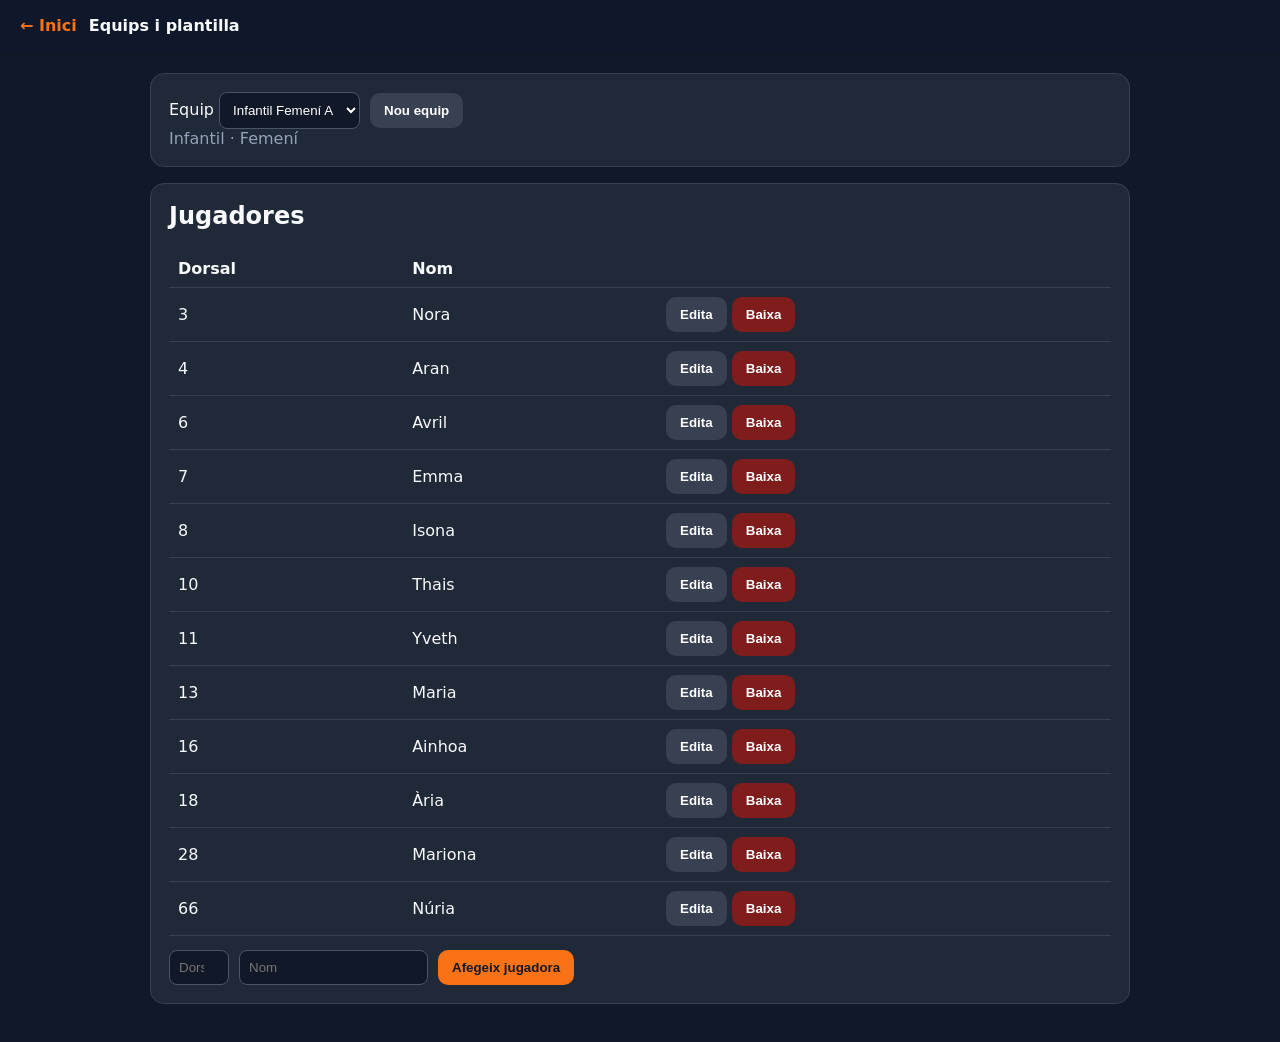
<file: Plantilla/index.html>
<!doctype html><html lang="ca"><head><meta charset="utf-8"><meta name="viewport" content="width=device-width,initial-scale=1"><meta name="apple-mobile-web-app-capable" content="yes"><meta name="apple-mobile-web-app-status-bar-style" content="black-translucent"><title>Equips i plantilla · Stats Castellar</title><link rel="stylesheet" href="style.css"></head><body><div class="top"><a href="../index.html">← Inici</a><strong>Equips i plantilla</strong></div><main class="wrap"><section class="card"><div class="row"><label>Equip <select id="team"></select></label><button id="newTeam" class="btn secondary">Nou equip</button></div><div id="teamMeta" class="muted"></div></section><section class="card"><h2>Jugadores</h2><table><thead><tr><th>Dorsal</th><th>Nom</th><th></th></tr></thead><tbody id="players"></tbody></table><form id="addPlayer" class="row" style="margin-top:14px"><input id="num" type="number" min="0" max="99" placeholder="Dorsal" required><input id="name" placeholder="Nom" required><button class="btn primary">Afegeix jugadora</button></form><div id="status" class="status" hidden></div></section></main><script src="../shared/pro2-core.bundle.js"></script><script src="../shared/team-store.js"></script><script src="team.js"></script></body></html>
</file>
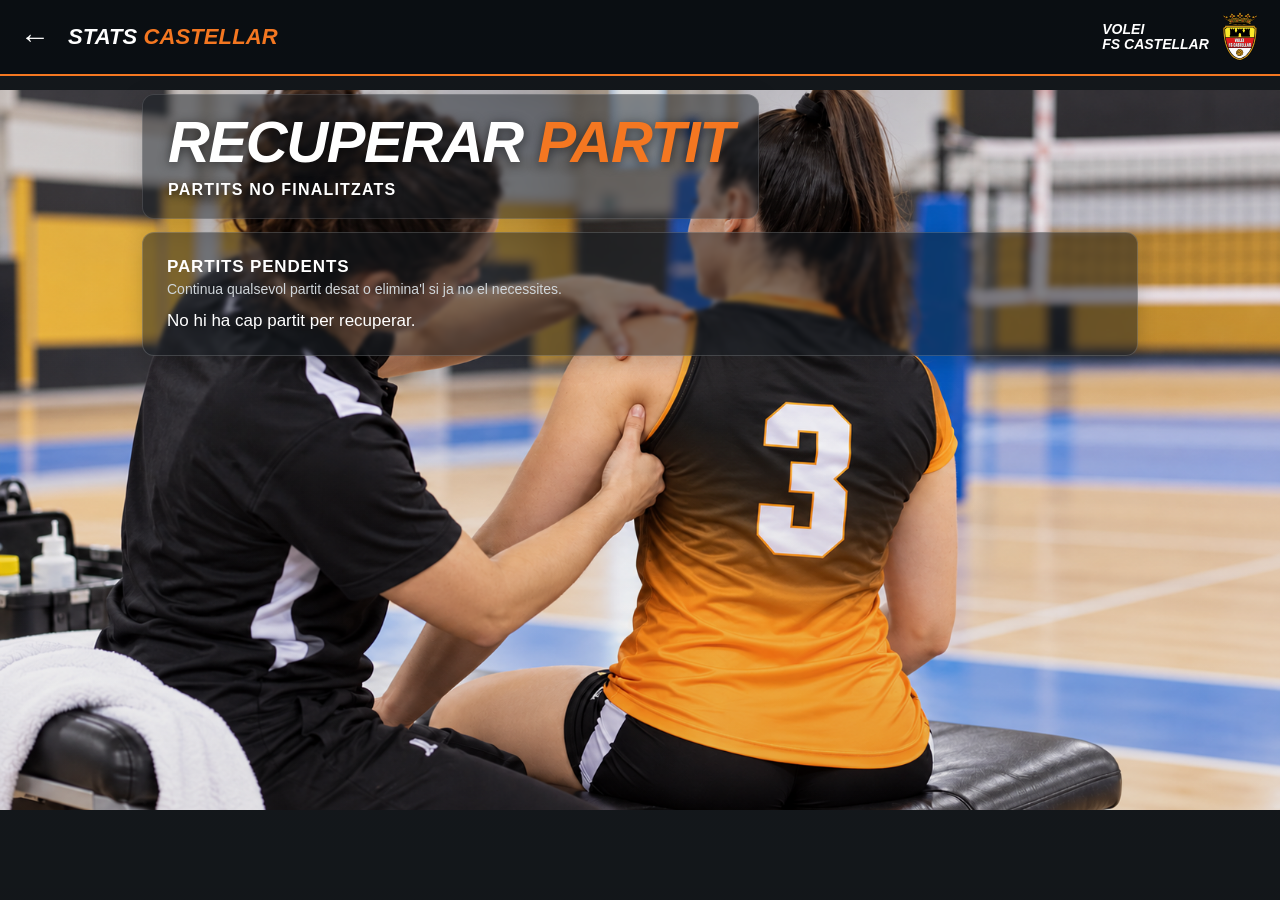
<file: Recuperar/index.html>
<!doctype html>
<html lang="ca">
<head>
  <meta charset="utf-8">
  <meta name="viewport" content="width=device-width, initial-scale=1, viewport-fit=cover"><meta name="apple-mobile-web-app-capable" content="yes"><meta name="apple-mobile-web-app-status-bar-style" content="black-translucent">
  <meta name="theme-color" content="#101419">
  <title>Stats Castellar · Recuperar partit</title>
  <link rel="stylesheet" href="style.css">
<link rel="stylesheet" href="../shared/ipad-frame.css"></head>
<body>
  <div class="scene sc-fixed-bg" role="img" aria-label="Fisioterapeuta tractant l'espatlla d'una jugadora de vòlei"></div>

  <header class="header">
    <div class="left">
      <button class="back" type="button" aria-label="Tornar a inici" onclick="location.href='../index.html'">←</button>
      <div class="brand">STATS <span>CASTELLAR</span></div>
    </div>
    <div class="club">
      <div class="club-name">VOLEI<br>FS CASTELLAR</div>
      <img src="../assets/escut-club.svg" alt="Escut FS Castellar Volei">
    </div>
  </header>

  <main class="stage" aria-label="Recuperar partit">
    <div class="stage-panel">
      <h1 class="stage-title">RECUPERAR <span>PARTIT</span></h1>
      <p class="stage-subtitle">PARTITS NO FINALITZATS</p>
    </div>

    <section id="card" class="recover-shell" aria-label="Partits no finalitzats">
      <div class="recover-heading">
        <strong>PARTITS PENDENTS</strong>
        <span>Continua qualsevol partit desat o elimina'l si ja no el necessites.</span>
      </div>
      <div id="content" class="recover-content">Carregant…</div>
    </section>
  </main>

  <script src="../shared/pro2-core.bundle.js"></script>
  <script src="recover.js"></script>
</body>
</html>
</file>
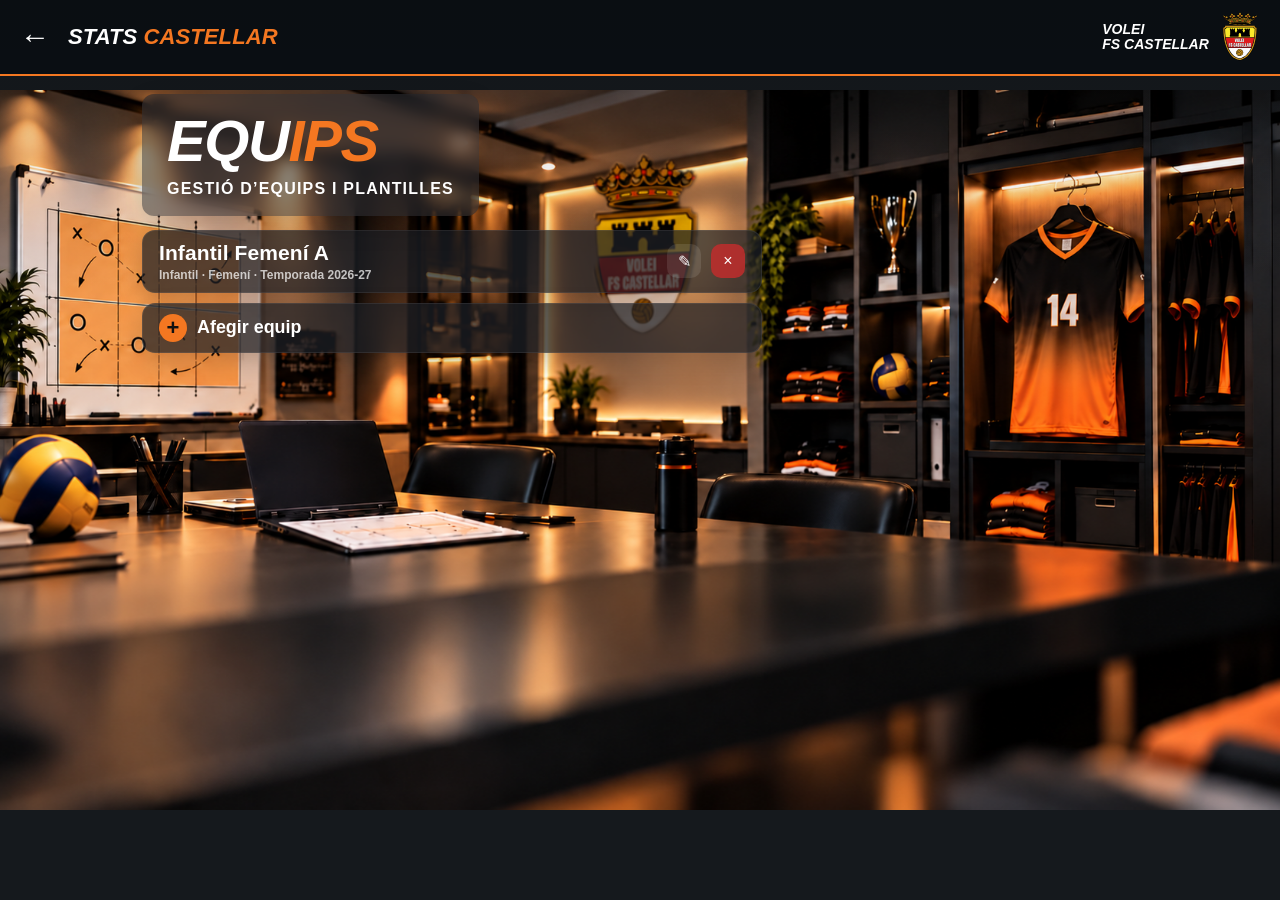
<file: Equips/plantilla.html>
<!doctype html><html lang="ca"><head><meta charset="utf-8"><meta name="viewport" content="width=device-width, initial-scale=1, viewport-fit=cover"><meta name="apple-mobile-web-app-capable" content="yes"><meta name="apple-mobile-web-app-status-bar-style" content="black-translucent"><title>Stats Castellar · Plantilla</title><link rel="stylesheet" href="css/equips.css"><link rel="stylesheet" href="shared/responsive-core.css"></head>
<body class="roster-page"><main class="screen"><div class="bg"></div><div class="overlay"></div><img class="wall-crest" id="wallCrest" src="assets/escut-paret.png" alt="" aria-hidden="true">
<header class="header"><div class="left"><button class="back" type="button" aria-label="Tornar a Equips" onclick="location.href='index.html'">←</button><div class="brand">STATS <span>CASTELLAR</span></div></div><div class="club"><div class="club-name">VOLEI<br>FS CASTELLAR</div><img src="assets/escut-club.svg" alt="Escut oficial Volei FS Castellar"></div></header>
<section class="title-card"><h1>PLAN<span class="orange">TILLA</span></h1><p>GESTIÓ DE JUGADORS/ES</p></section>
<section class="roster-panel" id="rosterPanel"><div class="roster-head"><div><div class="roster-title" id="rosterTitle">Plantilla</div><div class="roster-count" id="rosterCount"></div></div><div class="roster-actions"><a class="action-btn dark back-link" href="index.html">← Equips</a><button class="action-btn orange" id="addPlayer" type="button">+ Afegir jugador/a</button></div></div><div class="roster-list" id="rosterList"></div></section>
<div class="modal" id="playerModal" aria-hidden="true"><div class="modal-card"><h2 id="playerModalTitle">Afegir jugador/a</h2><div class="form-grid"><div class="field"><label for="playerNumberInput">Dorsal</label><input id="playerNumberInput" type="number" min="0" max="99" inputmode="numeric"></div><div class="field"><label for="playerNameInput">Nom</label><input id="playerNameInput" type="text" placeholder="Nom"></div></div><div class="small-note">No es permeten dorsals duplicats dins del mateix equip.</div><div class="modal-actions"><button class="btn secondary" id="cancelPlayer" type="button">Cancel·lar</button><button class="btn primary" id="savePlayer" type="button">Desar</button></div></div></div>
</main><script src="../shared/pro2-core.bundle.js"></script><script src="../shared/visual-profiles.js"></script><script src="../shared/team-store.js"></script><script src="js/plantilla.js" defer></script><script src="shared/responsive-core.js"></script><script>StatsResponsive.mount({root:'.screen',header:'.header',title:'.title-card',content:'.roster-panel'});</script></body></html>
</file>
<file: css/style.css>
*{box-sizing:border-box}html,body{margin:0;min-height:100%;font-family:system-ui,-apple-system,Segoe UI,sans-serif;color:#fff;background:#1b100b}.screen{position:relative;min-height:100vh;min-height:100dvh;overflow:hidden;isolation:isolate;display:flex;align-items:center;justify-content:flex-end;padding:clamp(12px,3vw,42px)}.screen:before{content:"";position:absolute;inset:0;z-index:-2;background-image:var(--fons-horitzontal);background-size:cover;background-position:34% center;background-repeat:no-repeat}.screen:after{content:"";position:absolute;inset:0;z-index:-1;background:linear-gradient(90deg,transparent 35%,rgba(17,10,7,.12) 55%,rgba(17,10,7,.42) 100%);pointer-events:none}.menu{width:min(49%,780px);display:grid;grid-template-columns:repeat(2,minmax(0,1fr));gap:clamp(9px,1.5vw,18px)}.slot{border:1px solid rgba(255,255,255,.42);background:rgba(62,151,184,.48);backdrop-filter:blur(1px);-webkit-backdrop-filter:blur(1px);box-shadow:0 8px 22px rgba(0,0,0,.22),inset 0 1px rgba(255,255,255,.17);border-radius:clamp(12px,1.5vw,20px);min-height:clamp(74px,16vh,135px);display:flex;align-items:center;justify-content:center;text-align:center;padding:12px;font-size:clamp(13px,1.3vw,20px);font-weight:700;letter-spacing:.02em}.slot:nth-child(2){background:rgba(69,165,151,.48)}.slot:nth-child(3){background:rgba(115,130,200,.48)}.slot:nth-child(4){background:rgba(122,161,94,.48)}.slot:nth-child(5){background:rgba(133,145,161,.48)}.slot:nth-child(6){background:rgba(181,133,88,.48)}.tag{position:absolute;top:12px;left:14px;font-size:11px;letter-spacing:.08em;background:rgba(0,0,0,.5);padding:7px 10px;border-radius:6px}.foot{position:absolute;bottom:8px;right:12px;font-size:10px;opacity:.85}@media(orientation:portrait){.screen{align-items:flex-end;justify-content:center;padding:12px 12px max(22px,env(safe-area-inset-bottom))}.screen:before{background-image:var(--fons-vertical);background-position:center 30%}.screen:after{background:linear-gradient(180deg,transparent 0%,transparent 35%,rgba(18,9,5,.20) 49%,rgba(18,9,5,.65) 100%)}.menu{width:100%;gap:clamp(7px,1.2vh,13px)}.slot{min-height:clamp(60px,10.5dvh,112px);font-size:clamp(12px,3vw,18px)}.foot{display:none}}@media(orientation:landscape) and (max-height:450px){.slot{min-height:clamp(45px,21vh,90px)}.menu{gap:7px}.tag{font-size:9px}}
.identity{position:absolute;left:clamp(20px,4vw,70px);top:clamp(65px,13vh,150px);width:min(43%,620px);display:flex;flex-direction:column;align-items:center;gap:clamp(8px,1.4vh,18px);pointer-events:none}.placeholder{border:2px dashed rgba(255,255,255,.92);background:rgba(15,20,27,.43);backdrop-filter:blur(2px);border-radius:14px;text-align:center;font-weight:750;letter-spacing:.035em;text-shadow:0 2px 4px #0008;padding:12px;width:100%}.crest{width:clamp(76px,9vw,135px);height:clamp(76px,9vw,135px);display:grid;place-items:center}.brand{font-size:clamp(18px,2.6vw,39px)}.motto{position:absolute;z-index:2;left:clamp(20px,4vw,70px);top:56%;bottom:auto;width:26%;min-height:25%;display:grid;place-content:center;font-size:clamp(13px,1.6vw,23px);pointer-events:none}@media(orientation:portrait){.identity{left:5%;top:clamp(38px,5.5dvh,75px);width:90%;gap:clamp(5px,.8dvh,10px)}.crest{width:clamp(64px,11dvh,105px);height:clamp(64px,11dvh,105px)}.brand{font-size:clamp(17px,5vw,28px)}.motto{left:5%;bottom:calc(clamp(60px,9.5dvh,102px)*3 + clamp(7px,1.2vh,13px)*2 + max(22px,env(safe-area-inset-bottom)) + 18px);width:90%;font-size:clamp(12px,3.3vw,18px);text-align:left}.menu{position:relative;z-index:2}.slot{min-height:clamp(60px,9.5dvh,102px)}}@media(orientation:landscape) and (max-height:450px){.identity{top:30px;gap:5px}.crest{height:52px;width:68px}.brand{font-size:16px}.motto{font-size:12px}}
.crest{height:auto!important;width:clamp(90px,11vw,165px)!important}.crest img{display:block;width:100%;height:auto;object-fit:contain;filter:drop-shadow(0 4px 7px #0008)}.motto{display:flex!important;flex-direction:column;align-items:center;justify-content:center;gap:6px;min-height:0!important;border:0!important;background:none!important;backdrop-filter:none!important;text-shadow:0 2px 5px #000a}.motto-script{font-family:"Brush Script MT","Segoe Script",cursive;font-style:italic;font-size:clamp(22px,2.8vw,46px);line-height:1.1;color:#fff4d9;white-space:nowrap}.motto-year{font-size:clamp(11px,1vw,17px);letter-spacing:.28em;font-weight:800;color:white}.slot{text-shadow:0 2px 5px #000b;border-color:#ffffff88}@media(orientation:portrait){.crest{width:clamp(70px,12dvh,110px)!important}.motto{top:auto!important;bottom:calc(clamp(60px,9.5dvh,102px)*3 + clamp(7px,1.2vh,13px)*2 + max(22px,env(safe-area-inset-bottom)) + 18px);width:90%;left:5%}.motto-script{font-size:clamp(22px,6vw,35px)}}@media(orientation:landscape) and (max-height:450px){.crest{width:58px!important}.motto-script{font-size:19px}}

/* Senyera independent: cinc franges grogues, quatre vermelles; per darrere del lema. */
.senyera{position:absolute;left:0;right:0;top:55%;height:clamp(105px,23vh,205px);z-index:1;pointer-events:none;opacity:.35;display:grid;grid-template-rows:repeat(9,1fr);transform:skewY(-1deg);transform-origin:center}
.senyera span:nth-child(odd){background:#ffdb24}.senyera span:nth-child(even){background:#bc1725}
.motto{z-index:3!important}
@media(orientation:portrait){.senyera{top:35%;height:clamp(100px,17dvh,175px);opacity:.30;transform:skewY(-1deg)}}
@media(orientation:landscape) and (max-height:450px){.senyera{top:52%;height:26vh}}

/* C8.1.3s: senyera limitada al lema, amb vores difuminades. */
.motto{width:max-content!important;max-width:90vw;min-height:0!important;padding:clamp(14px,2vw,28px) clamp(20px,2.7vw,45px);isolation:isolate;overflow:visible}
.motto .senyera{position:absolute;inset:0!important;width:100%;height:100%!important;display:grid;grid-template-rows:repeat(9,minmax(0,1fr));opacity:.42;transform:none!important;z-index:-1;pointer-events:none;filter:blur(2.5px);-webkit-mask-image:radial-gradient(ellipse 76% 76% at center,#000 44%,transparent 100%);mask-image:radial-gradient(ellipse 76% 76% at center,#000 44%,transparent 100%)}
.motto .motto-script,.motto .motto-year{position:relative;z-index:1}
@media(max-width:700px){.motto{max-width:90vw;padding:12px 20px}}

/* C8.1.3s: senyera de punta a punta, alineada amb el lema i difuminada. */
.motto .senyera{inset:auto!important;top:0!important;left:calc(-1 * clamp(20px,4vw,70px))!important;width:100vw!important;height:100%!important;filter:blur(2.5px);-webkit-mask-image:linear-gradient(90deg,transparent 0%,#000 5%,#000 95%,transparent 100%);mask-image:linear-gradient(90deg,transparent 0%,#000 5%,#000 95%,transparent 100%)}
@media(max-width:700px){.motto .senyera{left:calc(-5vw - 20px)!important}}

/* C8.1.3s: identitat final proposada i botons de vidre en tons suaus. */
.brand-title{display:flex;flex-direction:column;align-items:center;justify-content:center;width:100%;line-height:.94;transform:skewX(-5deg);filter:drop-shadow(0 3px 4px #170b08b8);text-align:center}
.brand-stats{font-family:Impact,"Arial Narrow","Arial Black",sans-serif;font-stretch:condensed;font-weight:900;font-size:clamp(34px,5.1vw,76px);letter-spacing:.10em;color:#fff9e9;-webkit-text-stroke:.5px #ffe5b1}
.brand-castellar{font-family:Impact,"Arial Narrow","Arial Black",sans-serif;font-weight:900;font-size:clamp(23px,3.35vw,52px);letter-spacing:.09em;color:#ffc777;text-shadow:0 2px 1px #783415,0 4px 7px #100705}
.slot{border:1px solid rgba(255,255,255,.68);backdrop-filter:blur(3px);-webkit-backdrop-filter:blur(3px);box-shadow:0 8px 22px #0004,inset 0 1px 0 #fff5;background:rgba(77,153,181,.37)}
.slot:nth-child(2){background:rgba(69,165,151,.37)}.slot:nth-child(3){background:rgba(115,130,200,.37)}.slot:nth-child(4){background:rgba(122,161,94,.37)}.slot:nth-child(5){background:rgba(133,145,161,.37)}.slot:nth-child(6){background:rgba(181,133,88,.37)}
.creator{position:absolute;bottom:max(7px,env(safe-area-inset-bottom));left:clamp(20px,4vw,70px);z-index:5;color:rgba(255,246,231,.82);font:500 clamp(9px,.82vw,12px) system-ui,sans-serif;letter-spacing:.045em;text-shadow:0 1px 4px #000b;pointer-events:none}
@media(orientation:portrait){.brand-stats{font-size:clamp(35px,10vw,56px)}.brand-castellar{font-size:clamp(24px,7vw,39px)}.creator{left:0;right:0;bottom:3px;text-align:center;font-size:9px}.screen{padding-bottom:max(28px,env(safe-area-inset-bottom))}}
@media(orientation:landscape) and (max-height:450px){.brand-stats{font-size:clamp(23px,4vw,40px)}.brand-castellar{font-size:clamp(16px,2.7vw,28px)}.creator{font-size:9px;bottom:3px}}

/* C8.1.3s: mateixa tinta bordeus al contorn del titol i de les lletres dels botons. */
.brand-stats,.brand-castellar{color:#ffd58b;-webkit-text-stroke:1.35px #4b201b;paint-order:stroke fill;text-shadow:1px 2px 0 #4b201b,0 3px 8px #130806a6}
.brand-castellar{color:#ffbd65}
.slot{color:#ffe0a3;-webkit-text-stroke:.65px #4b201b;paint-order:stroke fill;text-shadow:0 1px 2px #32130ed9;font-weight:850;border-color:rgba(255,222,166,.63)}
@media(orientation:portrait){.brand-stats,.brand-castellar{-webkit-text-stroke:1.1px #4b201b}.slot{-webkit-text-stroke:.55px #4b201b}}

/* C8.1.3s: tinta més fosca, uniforme; icones vectorials aprovades. */
.brand-stats,.brand-castellar{color:#e6a44f;-webkit-text-stroke:1.5px #160e0d;text-shadow:1px 2px 0 #160e0d,0 3px 8px #090505b0}
.brand-castellar{color:#d48a38}
.slot{color:#382019;-webkit-text-stroke:0;text-shadow:0 1px 0 #fff3;font-weight:900;display:flex;align-items:center;justify-content:flex-start;gap:clamp(8px,1.15vw,17px);padding-inline:clamp(12px,1.6vw,24px)}
.slot svg{width:clamp(22px,2.2vw,33px);height:clamp(22px,2.2vw,33px);flex:0 0 auto;fill:none;stroke:#291711;stroke-width:1.8;stroke-linecap:round;stroke-linejoin:round;filter:drop-shadow(0 1px 0 #ffdc9955)}
.slot-label{flex:1;text-align:center;line-height:1.15}
@media(orientation:portrait){.slot{gap:9px;padding-inline:12px}.slot svg{width:25px;height:25px}.brand-stats,.brand-castellar{-webkit-text-stroke:1.25px #160e0d}}
@media(orientation:landscape) and (max-height:450px){.slot svg{width:19px;height:19px}.slot{padding-inline:9px;gap:6px}}

/* C8.1.3s — Opció A: sis botons de vidre fumat, mateixa aparença. */
.menu .slot,.menu .slot:nth-child(n){background:linear-gradient(145deg,rgba(47,49,52,.66),rgba(20,22,25,.57));border:1px solid rgba(224,169,105,.55);color:#e9ad67;-webkit-text-stroke:0;text-shadow:0 1px 3px rgba(0,0,0,.85);box-shadow:0 8px 22px rgba(0,0,0,.36),inset 0 1px 0 rgba(255,225,182,.19);backdrop-filter:blur(5px);-webkit-backdrop-filter:blur(5px)}
.menu .slot svg{stroke:#e9ad67;filter:drop-shadow(0 1px 2px rgba(0,0,0,.75))}
.menu .slot:hover,.menu .slot:focus-visible{background:linear-gradient(145deg,rgba(66,67,69,.78),rgba(30,31,33,.7));border-color:rgba(255,197,125,.82)}

/* C8.1.3s: senyera independent, de punta a punta i per darrere dels botons. */
.screen>.senyera{position:absolute!important;inset:auto 0 auto 0!important;top:53%!important;left:0!important;right:0!important;width:100%!important;height:clamp(105px,23vh,205px)!important;z-index:1!important;display:grid;grid-template-rows:repeat(9,minmax(0,1fr));opacity:.42;pointer-events:none;transform:none!important;filter:blur(2.5px);-webkit-mask-image:linear-gradient(90deg,transparent 0%,#000 5%,#000 95%,transparent 100%);mask-image:linear-gradient(90deg,transparent 0%,#000 5%,#000 95%,transparent 100%)}
.screen>.menu{position:relative;z-index:2}.screen>.motto{z-index:3}
@media(orientation:portrait){.screen>.senyera{top:35%!important;height:clamp(100px,17dvh,175px)!important;opacity:.30}}
@media(orientation:landscape) and (max-height:450px){.screen>.senyera{top:52%!important;height:26vh!important}}

/* C8.1.3s: lema al mateix eix central que l'escut i STATS CASTELLAR. */
@media(orientation:landscape){.screen>.motto{left:clamp(20px,4vw,70px)!important;width:min(43%,620px)!important;max-width:none!important;box-sizing:border-box;text-align:center;align-items:center}}
@media(orientation:portrait){.screen>.motto{left:5%!important;width:90%!important;max-width:none!important;box-sizing:border-box;text-align:center;align-items:center}}
/* Botons de vidre neutre càlid: sense el coure taronja saturat. */
.menu .slot,.menu .slot:nth-child(n){background:linear-gradient(145deg,rgba(29,27,27,.49),rgba(12,12,14,.42));border:1px solid rgba(226,210,185,.46);color:#f0e4d0;text-shadow:0 2px 3px rgba(0,0,0,.92);box-shadow:0 6px 18px rgba(0,0,0,.24),inset 0 1px 0 rgba(255,247,230,.17);backdrop-filter:blur(3px);-webkit-backdrop-filter:blur(3px)}
.menu .slot svg{stroke:#f0e4d0;filter:drop-shadow(0 2px 2px rgba(0,0,0,.75))}
.menu .slot:hover,.menu .slot:focus-visible{background:linear-gradient(145deg,rgba(51,45,42,.65),rgba(20,18,19,.57));border-color:rgba(255,231,198,.8)}

/* C8.1.3s — acabat únic grafit translúcid i ivori càlid. */
.menu .slot,.menu .slot:nth-child(n){background:rgba(15,18,21,.53)!important;border:1px solid rgba(240,224,193,.34)!important;color:#f3e7d1!important;-webkit-text-stroke:0!important;text-shadow:0 1px 2px rgba(0,0,0,.65)!important;box-shadow:inset 0 1px 0 rgba(255,255,255,.11),0 5px 16px rgba(0,0,0,.18)!important;backdrop-filter:blur(2px)!important;-webkit-backdrop-filter:blur(2px)!important}
.menu .slot svg{stroke:#f3e7d1!important;filter:none!important}
.menu .slot:hover,.menu .slot:focus-visible{background:rgba(19,23,27,.68)!important;border-color:rgba(245,229,199,.65)!important}

/* C8.1.3s: contrast net, icones coherents i lema amb presència. */
.menu .slot,.menu .slot:nth-child(n){background:linear-gradient(145deg,rgba(247,226,189,.91),rgba(213,182,137,.88))!important;border:2px solid rgba(55,29,21,.88)!important;color:#241915!important;text-shadow:none!important;box-shadow:0 6px 18px rgba(0,0,0,.34),inset 0 1px 0 rgba(255,255,255,.46)!important;backdrop-filter:blur(3px)!important;-webkit-backdrop-filter:blur(3px)!important;font-weight:850!important}
.menu .slot svg{stroke:#241915!important;stroke-width:1.9!important;stroke-linecap:round;stroke-linejoin:round;fill:none!important;filter:none!important;flex-shrink:0}
.menu .slot:hover,.menu .slot:focus-visible{background:rgba(255,237,207,.96)!important;border-color:#201411!important}
.motto-script{font-size:clamp(32px,4vw,62px)!important;font-weight:700;text-shadow:0 3px 7px #1b0909,0 0 14px #24100c!important}
.motto-year{font-size:clamp(12px,1.25vw,19px)!important;color:#fff0cf!important;text-shadow:0 2px 5px #1b0909!important}
@media(orientation:portrait){.motto-script{font-size:clamp(32px,8.1vw,49px)!important}.motto-year{font-size:clamp(12px,3vw,16px)!important}}
@media(orientation:landscape) and (max-height:450px){.motto-script{font-size:clamp(23px,3vw,36px)!important}.motto-year{font-size:11px!important}}
.volleyball-icon{fill:currentColor;stroke:none!important}.volleyball-icon path{fill:currentColor;stroke:none!important}
/* C8.1.3v: escut i titol agrupats sobre el torax; rostre lliure; nomes vertical. */
@media (orientation:portrait){
 .identity{top:36%!important;left:5%!important;width:90%!important;gap:5px!important;}
 .identity .crest{position:static!important;top:auto!important;left:auto!important;transform:none!important;width:clamp(68px,9.5dvh,86px)!important;order:0!important;}
 .identity .brand-title{order:1!important;}
 .brand-stats{font-size:clamp(29px,8.5vw,43px)!important;}
 .brand-castellar{font-size:clamp(21px,6.3vw,32px)!important;}
 .screen>.motto{bottom:calc(clamp(60px,9.5dvh,102px)*3 + clamp(7px,1.2vh,13px)*2 + max(22px,env(safe-area-inset-bottom)) + 8px)!important;padding:5px 12px!important;}
 .motto-script{font-size:clamp(29px,7.7vw,42px)!important;}
 .screen>.senyera{top:57%!important;height:clamp(90px,12dvh,115px)!important;opacity:.36;}
}

/* C8.1.3y: nomes vertical. Menú més protagonista, identitat agrupada i rostre lliure. */
@media (orientation:portrait){
 .tag{display:none!important}
 .screen{padding:10px 12px max(23px,env(safe-area-inset-bottom))!important}
 .identity{top:30.5%!important;gap:4px!important}
 .identity .crest{width:clamp(68px,9dvh,83px)!important}
 .brand-stats{font-size:clamp(29px,8.5vw,43px)!important}
 .brand-castellar{font-size:clamp(21px,6.3vw,32px)!important}
 .menu{gap:clamp(8px,1.1dvh,12px)!important}
 .menu .slot{min-height:clamp(76px,11.1dvh,108px)!important;font-size:clamp(12px,3.15vw,17px)!important;padding-inline:clamp(10px,3vw,16px)!important;gap:10px!important}
 .menu .slot svg{width:clamp(26px,7vw,32px)!important;height:clamp(26px,7vw,32px)!important}
 .screen>.motto{bottom:calc(clamp(76px,11.1dvh,108px)*3 + clamp(8px,1.1dvh,12px)*2 + max(23px,env(safe-area-inset-bottom)) + 10px)!important;padding:4px 12px!important}
 .screen>.senyera{top:51.5%!important;height:clamp(90px,12dvh,115px)!important}
}

/* C8.1.3y: retocs finals exclusivament verticals; horitzontal intacte. */
@media (orientation:portrait){
 .identity{top:calc(30.5% + 9px)!important;}
 .creator{bottom:max(9px,env(safe-area-inset-bottom))!important;}
}

/* C8.1.3y — consolidació responsive: sense etiqueta de desenvolupament. */
.tag{display:none!important}
/* Crèdit visible i separat del límit inferior en qualsevol orientació. */
.creator{bottom:max(12px,env(safe-area-inset-bottom))!important;z-index:5}
@media (orientation:portrait){.creator{bottom:max(10px,env(safe-area-inset-bottom))!important}}
@media (orientation:landscape){.creator{bottom:max(12px,env(safe-area-inset-bottom))!important}}
/* Mòbils verticals baixos: evitar que identitat i lema se superposin. */
@media (orientation:portrait) and (max-height:720px){
 .identity{top:26%!important;gap:3px!important}
 .identity .crest{width:clamp(56px,8.8dvh,65px)!important}
 .brand-stats{font-size:clamp(27px,8vw,34px)!important}
 .brand-castellar{font-size:clamp(19px,5.9vw,26px)!important}
 .screen>.motto{bottom:calc(clamp(76px,11.1dvh,108px)*3 + clamp(8px,1.1dvh,12px)*2 + max(23px,env(safe-area-inset-bottom)) + 5px)!important}
 .motto-script{font-size:clamp(27px,7.4vw,33px)!important}
}

/* Stats Castellar 1.0.6 — centrat geomètric real de Configuració */
.menu .slot:nth-child(5){
  grid-column:1 / -1!important;
  justify-self:start!important;
  position:relative!important;
  left:50%!important;
  transform:translateX(-50%)!important;
  width:calc((100% - clamp(9px,1.5vw,18px))/2)!important;
}
@media(orientation:portrait){
  .menu .slot:nth-child(5){
    width:calc((100% - clamp(8px,1.1dvh,12px))/2)!important;
  }
}
</file>
<file: shared/ipad-frame.css>
/* Stats Castellar 1.0.7 · marc responsive compartit per tauletes 4:3 / iPad.
   Les imatges de fons fixes es mostren completes, sense retallar el seu marc,
   i respecten les safe areas del dispositiu. No modifica la geometria del contingut. */
@media (min-width:700px) and (max-width:1400px) and (orientation:landscape) and (max-aspect-ratio:3/2),
       (min-width:700px) and (max-width:1100px) and (orientation:portrait) {
  .sc-fixed-bg{
    top:env(safe-area-inset-top,0px)!important;
    right:env(safe-area-inset-right,0px)!important;
    bottom:env(safe-area-inset-bottom,0px)!important;
    left:env(safe-area-inset-left,0px)!important;
    width:auto!important;
    height:auto!important;
    background-size:contain!important;
    background-position:center center!important;
    background-repeat:no-repeat!important;
    background-color:#15191d!important;
    transform:none!important;
  }
  .sc-ipad-frame::before{
    top:0!important;
    right:0!important;
    bottom:0!important;
    left:0!important;
    /* La portada ja disposa d'un fons horitzontal propi. En iPad ha d'omplir
       tota la pantalla: evitem les bandes negres introduïdes per contain. */
    background-size:cover!important;
    background-position:34% center!important;
    background-repeat:no-repeat!important;
    background-color:#1b100b!important;
  }
}
</file>
<file: Acumulat/style.css>
:root{font-family:system-ui,-apple-system,BlinkMacSystemFont,"Segoe UI",sans-serif;color:#17222c;background:#edf1f4}*{box-sizing:border-box}body{margin:0}header{display:flex;align-items:center;gap:16px;padding:14px 20px;background:#101922;color:white;position:sticky;top:0;z-index:3}header button{border:1px solid #ffffff35;background:#ffffff12;color:white;border-radius:9px;padding:9px 12px;font-weight:700}header div{display:flex;flex-direction:column}header span{font-size:12px;color:#b8c4ce}main{max-width:1180px;margin:auto;padding:20px}.summary{display:grid;grid-template-columns:repeat(3,minmax(120px,1fr));gap:12px}.summary>div,.panel{background:#fff;border-radius:15px;padding:16px;box-shadow:0 4px 18px #00000012}.summary span{display:block;color:#71808b;font-size:12px}.summary strong{font-size:28px}.panel{margin-top:14px}.panel h2{margin-top:0}.table-wrap{overflow:auto}table{border-collapse:collapse;width:100%;min-width:900px}th,td{border:1px solid #d7dee3;padding:8px;text-align:center;font-size:13px}th{background:#1f4e78;color:#fff}td.name{text-align:left;font-weight:700}.grid{display:grid;grid-template-columns:repeat(auto-fit,minmax(210px,1fr));gap:12px}.foundation{border:1px solid #dbe2e7;border-radius:12px;padding:12px}.ratings{display:grid;grid-template-columns:repeat(4,1fr);gap:6px}.r{border-radius:7px;padding:7px;text-align:center;font-weight:800}.r0{background:#e84545;color:#fff}.r1{background:#f2c94c}.r2{background:#4c9fea;color:#fff}.r3{background:#42b883;color:#fff}.empty{text-align:center;padding:60px 20px;color:#64727e}@media(max-width:650px){.summary{grid-template-columns:1fr}.summary strong{font-size:23px}}
</file>
<file: shared/player-scroll.css>
/* Stats Castellar 1.1.0
   Taules de jugadores: identitat fixa a l'esquerra + desplaçament horitzontal.
   No altera dades, càlculs ni impressió/exportacions. */
.sc-player-scroll{
  position:relative;
  width:100%;
  max-width:100%;
  overflow-x:auto!important;
  overflow-y:visible;
  -webkit-overflow-scrolling:touch;
  overscroll-behavior-inline:contain;
  scrollbar-gutter:stable;
  padding-bottom:3px;
}
.sc-player-scroll::-webkit-scrollbar{height:11px}
.sc-player-scroll::-webkit-scrollbar-track{background:#dfe6eb;border-radius:999px}
.sc-player-scroll::-webkit-scrollbar-thumb{background:#70889a;border:2px solid #dfe6eb;border-radius:999px}
.sc-player-scroll{scrollbar-width:auto;scrollbar-color:#70889a #dfe6eb}

.sc-player-freeze{--sc-freeze-first-width:0px}
.sc-player-freeze .sc-freeze-col{
  position:sticky!important;
  z-index:3;
  background:var(--sc-sticky-bg,#fff)!important;
  background-clip:padding-box!important;
}
.sc-player-freeze .sc-freeze-col-1{left:0}
.sc-player-freeze .sc-freeze-col-2{
  left:var(--sc-freeze-first-width);
  box-shadow:5px 0 7px -6px rgba(16,25,34,.72);
}
.sc-player-freeze thead .sc-freeze-col{z-index:6}
.sc-player-freeze tbody .sc-freeze-col-1:only-child,
.sc-player-freeze tbody .sc-freeze-col-1.sc-freeze-last{
  box-shadow:5px 0 7px -6px rgba(16,25,34,.72);
}
.sc-player-freeze .sc-freeze-col-1,
.sc-player-freeze .sc-freeze-col-2{isolation:isolate}

/* El contenidor creat per a taules que abans no tenien wrapper conserva el flux. */
.sc-player-scroll-auto{margin:0;}

/* Indicació discreta que hi ha contingut lateral quan realment desborda. */
.sc-player-scroll.sc-has-overflow{
  border-bottom:1px solid rgba(112,136,154,.34);
}

@media (max-width:700px){
  .sc-player-scroll{padding-bottom:7px}
  .sc-player-scroll::-webkit-scrollbar{height:13px}
}

/* En PDF/impressió s'ha de conservar la taula original completa, sense sticky ni scroll. */
@media print{
  .sc-player-scroll{overflow:visible!important;padding-bottom:0!important;border-bottom:0!important}
  .sc-player-freeze .sc-freeze-col{position:static!important;left:auto!important;box-shadow:none!important;background:inherit!important}
}
</file>
<file: Capa7/css/capa7.css>
*{box-sizing:border-box}
:root{--sat:env(safe-area-inset-top,0px);--sar:env(safe-area-inset-right,0px);--sab:env(safe-area-inset-bottom,0px);--sal:env(safe-area-inset-left,0px)}
html,body{margin:0;width:100%;height:100%;overflow:hidden;background:#02070c;font-family:Arial,Helvetica,sans-serif;color:#fff;touch-action:manipulation}
body{min-height:100dvh}
.safe-shell{position:fixed;inset:0;padding:var(--sat) var(--sar) var(--sab) var(--sal);overflow:hidden;background:#02070c}
.prototype{width:100%;height:100%;min-width:0;min-height:0;display:grid;grid-template-rows:16% 74% 10%;background:#03080d;overflow:hidden}
.header{min-width:0;background:linear-gradient(#07131e,#030910);border-bottom:1px solid #263541;display:grid;grid-template-columns:20% 23% 14% 22% minmax(0,21%);gap:.55vw;padding:.9vh .7vw}
.zone{min-width:0;border:1px solid #29485e;border-radius:.8vw;background:#071622;display:flex;align-items:center;justify-content:center;text-align:center;font-size:clamp(10px,1.1vw,18px);font-weight:800;color:#7591a5;overflow:hidden}.action{border-color:#9c6429;color:#c27b24}.undo{border-color:#96722e;color:#b88838;margin-right:1px}
.arena{position:relative;min-width:0;min-height:0;overflow:hidden;background:#090d11}
.scene{position:absolute;inset:0;background:url("../assets/pista-capa6.png") center/100% 100% no-repeat}
.rival-touch-zone{position:absolute;z-index:2;left:0;right:0;top:0;height:21%;background:transparent}
.rival-label{position:absolute;left:50%;top:3.8%;transform:translateX(-50%);width:max-content;max-width:60%;text-align:center;z-index:3;pointer-events:none;text-shadow:0 2px 5px rgba(0,0,0,.75)}
.rival-label strong{display:block;font-size:clamp(15px,1.8vw,29px);letter-spacing:.055em;color:rgba(210,236,255,.82)}
.rival-label span{display:block;margin-top:.15vh;font-size:clamp(8px,.78vw,13px);font-weight:700;color:rgba(224,241,255,.70)}
.player-grid{position:absolute;z-index:5;left:2.2%;right:2.2%;top:25.2%;bottom:1.8%;display:grid;grid-template-columns:repeat(3,minmax(0,1fr));grid-template-rows:repeat(2,minmax(0,1fr));column-gap:1.15%;row-gap:2.2%;pointer-events:none}
.player-slot{min-width:0;min-height:0;border:2px dashed rgba(255,255,255,.52);border-radius:14px;background:rgba(4,17,27,.16);box-shadow:inset 0 0 0 1px rgba(0,0,0,.20),0 5px 14px rgba(0,0,0,.16);display:flex;align-items:center;justify-content:center;color:rgba(255,255,255,.72);font-weight:900;font-size:clamp(13px,1.25vw,20px);text-shadow:0 2px 4px rgba(0,0,0,.7)}
.block-grid{position:absolute;z-index:7;left:2.2%;right:2.2%;top:19.4%;height:4.6%;display:grid;grid-template-columns:repeat(3,minmax(0,1fr));column-gap:1.15%;pointer-events:none}
.block-slot{align-self:stretch;justify-self:stretch;width:100%;min-width:0;height:100%;border:2px dashed rgba(255,255,255,.62);border-radius:10px;background:rgba(4,17,27,.28);display:flex;align-items:center;justify-content:center;color:rgba(255,255,255,.78);font-weight:900;letter-spacing:.18em;line-height:1}
.footer{min-width:0;background:linear-gradient(#071522,#02080e);border-top:1px solid #263541;display:grid;grid-template-columns:9% 10% minmax(0,1fr) 10% 11% 12% 13%;gap:.45vw;padding:.65vh .7vw}
.foot{min-width:0;border:1px solid #29485e;border-radius:.55vw;display:flex;align-items:center;justify-content:center;text-align:center;color:#688399;font-size:clamp(8px,.85vw,14px);font-weight:800;overflow:hidden}.reserve{border:1px dashed #42515c;color:#53616b}.info{border-color:transparent;color:#526b7e}.finish{border-color:#71333d;color:#a74c59}
@media(orientation:portrait){
 .prototype{grid-template-rows:14% 76% 10%}
 .header{grid-template-columns:repeat(5,minmax(0,1fr));gap:.7vw;padding:.7vh .8vw}
 .zone{border-radius:1.4vw;font-size:clamp(7px,2.05vw,13px);padding:.25em}
 .arena{overflow:hidden}
 .rival-label{top:3.2%;max-width:82%}
 .rival-label strong{font-size:clamp(11px,3.2vw,19px)}
 .rival-label span{font-size:clamp(6px,1.65vw,10px)}
 .block-grid{left:2.4%;right:2.4%;top:19.2%;height:4.6%;column-gap:1.5%}
 .block-slot{width:100%;min-width:0;height:100%;border-width:1px;font-size:clamp(8px,2vw,12px)}
 .player-grid{left:2.4%;right:2.4%;top:25.1%;bottom:1.8%;column-gap:1.5%;row-gap:1.6%}
 .player-slot{border-width:1px;border-radius:2vw;font-size:clamp(8px,2.2vw,13px)}
 .footer{grid-template-columns:repeat(7,minmax(0,1fr));gap:.55vw;padding:.55vh .8vw}
 .foot{border-radius:1.1vw;font-size:clamp(6px,1.65vw,10px);padding:.15em}
 .info{font-size:clamp(5px,1.35vw,9px)}
}
@media(max-height:430px) and (orientation:landscape){.header{padding:.55vh .7vw}.footer{padding:.4vh .7vw}.player-grid{top:25.2%;bottom:1.5%}.block-grid{top:19.4%;height:4.6%}.rival-label{top:2.5%}.rival-label span{font-size:clamp(7px,.72vw,11px)}}

/* Capa 5 — correcció definitiva de geometria en horitzontal.
   Les barres de bloqueig i la fila d'atacants ocupen franges independents. */
@media (orientation:landscape){
  .block-grid{
    left:2.2%;
    right:2.2%;
    top:16.4%;
    height:7.0%;
    column-gap:1.15%;
  }
  .player-grid{
    left:2.2%;
    right:2.2%;
    top:27.0%;
    bottom:1.8%;
    column-gap:1.15%;
    row-gap:2.2%;
  }
}
@media (max-height:430px) and (orientation:landscape){
  .block-grid{top:16.2%;height:7.0%}
  .player-grid{top:27.0%;bottom:1.5%}
}


/* Ajust final Capa 5: marges segurs en landscape i bloqueig una mica més alt.
   max() conserva la safe area real quan el dispositiu en declara una i aporta
   un marge mínim només quan el navegador la retorna a 0. */
@media (orientation:landscape){
  .safe-shell{
    padding-top:var(--sat);
    padding-bottom:var(--sab);
    padding-left:max(var(--sal), 12px);
    padding-right:max(var(--sar), 12px);
  }
  .block-grid{top:16.4%;}
}
@media (max-height:430px) and (orientation:landscape){
  .block-grid{top:16.2%;}
}

/* =========================================================
   CAPA 6 · VISUAL
   Geometria heretada i congelada de la Capa 5 aprovada.
   Paleta: carmesí · ambre · petroli · maragda.
   ========================================================= */
:root{
 --crimson:#8f2431;--crimson-hi:#bd3b48;
 --amber:#a66d18;--amber-hi:#d59a2c;
 --petrol:#12536b;--petrol-hi:#247e99;
 --emerald:#1d6b4c;--emerald-hi:#35a06f;
 --ink:#06111a;--line:rgba(213,230,240,.30);--orange:#e58a22;
}
.zone{position:relative;flex-direction:column;gap:.25vh;background:linear-gradient(180deg,rgba(8,27,41,.97),rgba(4,16,25,.97));border-color:#35586e;color:#c4d3dd;box-shadow:inset 0 1px rgba(255,255,255,.04)}
.header-title{font-size:clamp(8px,.78vw,13px);font-weight:900;letter-spacing:.055em;white-space:nowrap}
.action{border-color:#a56c2e;color:#e1a04a}.action-value{font-size:clamp(10px,1.05vw,17px);color:#fff}
.score-zone{gap:.18vh}.score-row{display:flex;align-items:center;justify-content:center;gap:clamp(8px,1vw,18px);line-height:1}.score-row strong{font-size:clamp(18px,2vw,34px);color:#fff}.score-adjust{font-size:clamp(15px,1.5vw,25px);font-weight:950;color:#e6a04a;line-height:1}
.set-zone{gap:.2vh}.set-line{display:flex;align-items:baseline;justify-content:center;gap:.45em}.set-line strong{font-size:clamp(16px,1.6vw,27px);color:#fff}.set-dots{display:flex;align-items:center;justify-content:center;gap:clamp(3px,.32vw,6px)}.set-dots i{display:block;width:clamp(5px,.42vw,8px);aspect-ratio:1;border-radius:50%;border:1px solid #7990a0;background:transparent}.set-dots i.done{background:#d9e4ea;border-color:#d9e4ea}.set-dots i.active{background:#e58a22;border-color:#f0a448;box-shadow:0 0 7px rgba(229,138,34,.8)}
.undo{margin-right:1px;border-color:#a56c2e;color:#e1a04a;gap:.1vh}.round-icon{font-size:clamp(22px,2.1vw,35px);font-weight:400;line-height:.85;color:#f0a448}
.rival-label strong{color:rgba(230,242,250,.90)}
.player-slot{position:relative;overflow:hidden;border:1px solid rgba(214,229,239,.35);background:rgba(3,12,19,.20);display:block;color:white;text-shadow:none;pointer-events:auto}
.rating-grid{position:absolute;inset:0;display:grid;grid-template-columns:1fr 1fr;grid-template-rows:1fr 1fr;gap:3px;padding:3px}
.rating-grid>span{display:flex;align-items:center;justify-content:center;border:1px solid rgba(255,255,255,.13);font-size:clamp(25px,3.2vw,54px);font-weight:950;color:rgba(255,255,255,.91);text-shadow:0 2px 7px rgba(0,0,0,.72);box-shadow:inset 0 0 26px rgba(0,0,0,.18)}
.r0{background:linear-gradient(145deg,rgba(143,36,49,.94),rgba(189,59,72,.83))}.r1{background:linear-gradient(145deg,rgba(166,109,24,.93),rgba(213,154,44,.82));color:#fff6dc!important}.r2{background:linear-gradient(145deg,rgba(18,83,107,.95),rgba(36,126,153,.84))}.r3{background:linear-gradient(145deg,rgba(29,107,76,.95),rgba(53,160,111,.84))}
.player-id{position:absolute;z-index:4;left:50%;top:50%;transform:translate(-50%,-50%);min-width:35%;max-width:76%;padding:.45vh .75vw;border-radius:8px;background:linear-gradient(180deg,rgba(4,15,24,.94),rgba(2,9,15,.91));border:1px solid rgba(255,255,255,.24);box-shadow:0 4px 12px rgba(0,0,0,.48);text-align:center;white-space:nowrap}.player-id strong{font-size:clamp(11px,1.08vw,18px);letter-spacing:.045em}.player-id small{margin-left:.35em;color:#f0a13e;font-size:.82em;font-weight:900}
.block-slot{padding:2px;display:grid;grid-template-columns:repeat(3,minmax(0,1fr));gap:3px;border:1px solid rgba(224,236,244,.45);background:rgba(3,12,19,.82);overflow:hidden}.block-slot span{display:flex;align-items:center;justify-content:center;color:#fff;font-weight:950;font-size:clamp(9px,.9vw,15px);text-shadow:0 1px 4px rgba(0,0,0,.65)}.block-slot .crimson{background:linear-gradient(145deg,var(--crimson),var(--crimson-hi))}.block-slot .petrol{background:linear-gradient(145deg,var(--petrol),var(--petrol-hi))}.block-slot .emerald{background:linear-gradient(145deg,var(--emerald),var(--emerald-hi))}
.server-ball{position:absolute;z-index:8;right:1.5%;top:2.5%;width:clamp(42px,4.5vw,76px);aspect-ratio:1;border-radius:50%;background:url("../assets/pilota-fcvb.png") center/contain no-repeat;filter:drop-shadow(0 4px 6px rgba(0,0,0,.58));pointer-events:none}
.footer{background:linear-gradient(#071522,#02080e)}.foot{gap:.35vw;flex-direction:row;color:#8ca3b3;border-color:#35586e}.foot-icon{font-size:clamp(13px,1.25vw,21px);line-height:1;color:#d8e5ec}.foot-icon.rotate{font-size:clamp(18px,1.65vw,27px);color:#e7a049}.foot-icon.change{font-size:clamp(15px,1.4vw,23px)}.foot-icon.flag{font-size:clamp(14px,1.35vw,22px);color:#e7e7e7}.sos{border:1px solid #a66d18;color:#f0b14d;background:rgba(166,109,24,.12)}.info{color:#69879a}.finish{border-color:#c74850;background:linear-gradient(180deg,#a62831,#741a23);color:#fff;box-shadow:inset 0 1px rgba(255,255,255,.12)}
@media(orientation:portrait){.header-title{font-size:clamp(6px,1.55vw,10px)}.action-value{font-size:clamp(7px,1.8vw,11px)}.score-row{gap:1.2vw}.score-row strong{font-size:clamp(12px,3.1vw,20px)}.score-adjust{font-size:clamp(10px,2.7vw,17px)}.set-line strong{font-size:clamp(10px,2.8vw,17px)}.round-icon{font-size:clamp(14px,4vw,23px)}.rating-grid{gap:2px;padding:2px}.rating-grid>span{font-size:clamp(16px,6vw,30px)}.player-id{min-width:52%;padding:.3vh 1vw}.player-id strong{font-size:clamp(7px,2vw,11px)}.player-id small{font-size:.72em}.server-ball{width:clamp(30px,9vw,50px);right:2%;top:2%}.block-slot{gap:1px;padding:1px}.block-slot span{font-size:clamp(7px,1.9vw,11px)}.foot{gap:.2vw;flex-direction:column}.foot-icon{font-size:clamp(9px,2.4vw,14px)}}


/* Capa 6 · revisió visual aprovada
   - La geometria de Capa 5 no es modifica.
   - +/- circulars al marcador.
   - Bloqueig amb etiquetes.
   - Servei: zona 1 ressaltada + pilota parcial retallada. */
.score-adjust{
  width:clamp(28px,3vw,48px);
  aspect-ratio:1;
  flex:0 0 auto;
  display:inline-flex;
  align-items:center;
  justify-content:center;
  border:1px solid rgba(151,177,193,.38);
  border-radius:50%;
  background:rgba(10,29,42,.72);
  color:#e7a049;
  font-size:clamp(16px,1.45vw,25px);
  font-weight:950;
}
.score-row{gap:clamp(10px,1.05vw,18px)}

.block-slot{height:100%;padding:2px;gap:3px}
.block-slot span{
  min-width:0;
  height:100%;
  display:flex;
  flex-direction:column;
  align-items:center;
  justify-content:center;
  gap:0;
  line-height:1;
  overflow:hidden;
}
.block-slot b{font-size:clamp(13px,1.18vw,20px);line-height:1;font-weight:950}
.block-slot small{
  display:block;
  max-width:100%;
  margin-top:.18em;
  padding:0 .15em;
  font-size:clamp(6px,.58vw,10px);
  line-height:1;
  font-weight:850;
  letter-spacing:-.01em;
  white-space:nowrap;
  overflow:hidden;
  text-overflow:clip;
}

/* Indicació visual de servei Castellar: ressalta tota la zona 1. */
.zone-one{
  border-color:#e5a13c;
  box-shadow:inset 0 0 0 2px rgba(229,161,60,.72),inset 0 0 30px rgba(229,138,34,.15),0 0 13px rgba(229,138,34,.36);
}
/* La pilota queda deliberadament tallada pel límit superior/dret de la zona. */
.server-ball{
  right:-2.2%;
  top:-13%;
  width:clamp(58px,5.4vw,88px);
  aspect-ratio:1;
  border-radius:50%;
  background:url("../assets/pilota-fcvb.png") center/contain no-repeat;
  filter:drop-shadow(0 4px 6px rgba(0,0,0,.58));
  pointer-events:none;
}

@media(orientation:portrait){
  .score-adjust{width:clamp(22px,6vw,34px);font-size:clamp(11px,3vw,17px)}
  .block-slot b{font-size:clamp(7px,2vw,11px)}
  .block-slot small{font-size:clamp(3.5px,.95vw,6px)}
  .server-ball{right:-3%;top:-9%;width:clamp(38px,11vw,58px)}
}

/* Capa 6 · ajust responsive final
   Text secundari de bloqueig més compacte en pantalles baixes,
   sense modificar la geometria de la barra. */
@media (orientation:landscape) and (max-height:450px){
  .block-slot small{
    font-size:clamp(5px,.52vw,8px);
    line-height:.92;
    margin-top:.08em;
  }
}

/* En formats tipus tauleta la pilota conserva el concepte de pilota parcial,
   però queda menys retallada que al mòbil. */
@media (orientation:landscape) and (min-height:600px){
  .server-ball{
    right:-1.2%;
    top:-5%;
    width:clamp(58px,6vw,82px);
  }
}

/* Capa 6 · correcció Safari iPhone real
   Manté la geometria aprovada: només assegura la llegibilitat interna
   dels bloqueigs i redimensiona la pilota en pantalles baixes. */
@media (orientation:landscape) and (max-height:450px){
  .block-slot span{
    display:grid;
    grid-template-rows:52% 48%;
    align-items:stretch;
    justify-items:center;
    gap:0;
    padding:0 1px;
    overflow:hidden;
  }
  .block-slot b{
    align-self:end;
    font-size:clamp(10px,1.15vw,14px);
    line-height:.95;
  }
  .block-slot small{
    display:block !important;
    align-self:start;
    width:100%;
    margin:0;
    padding:1px 1px 0;
    font-size:clamp(5px,.60vw,7px);
    line-height:1;
    font-weight:900;
    letter-spacing:-.03em;
    text-align:center;
    white-space:nowrap;
    overflow:visible;
  }
  .server-ball{
    width:clamp(40px,4.35vw,52px);
    right:-.8%;
    top:-6%;
  }
}

/* C6 6.0.5 — correcció iPhone Safari + identificació de versió */
html{-webkit-text-size-adjust:100%;text-size-adjust:100%}

@media (orientation:landscape) and (max-height:450px){
  /* Posicionament absolut intern: Safari no pot col·lapsar la línia del text. */
  .block-slot span{
    position:relative;
    display:block;
    min-width:0;
    height:100%;
    padding:0;
    overflow:hidden;
  }
  .block-slot b{
    position:absolute;
    z-index:2;
    left:0;
    right:0;
    top:8%;
    display:block;
    margin:0;
    font-size:clamp(9px,1.05vw,12px);
    line-height:1;
    text-align:center;
  }
  .block-slot small{
    position:absolute;
    z-index:2;
    left:1px;
    right:1px;
    bottom:5%;
    display:block !important;
    visibility:visible !important;
    opacity:1 !important;
    height:auto !important;
    min-height:1px;
    margin:0;
    padding:0;
    font-size:5px !important;
    line-height:1 !important;
    font-weight:900;
    letter-spacing:-.12px;
    text-align:center;
    white-space:nowrap;
    overflow:visible;
    transform:none !important;
  }
  /* Mida física més continguda per a l'iPhone en horitzontal. */
  .server-ball{
    width:44px;
    max-width:44px;
    right:-6px;
    top:-5px;
  }
}


/* C6 6.0.6 — bloqueig en una sola línia, robust a Safari */
.block-slot span{
  position:relative;
  display:flex;
  flex-direction:row;
  align-items:center;
  justify-content:center;
  height:100%;
  padding:0 2px;
  font-size:clamp(6px,.58vw,10px);
  line-height:1;
  font-weight:900;
  letter-spacing:-.02em;
  text-align:center;
  white-space:nowrap;
  overflow:hidden;
}
@media (orientation:landscape) and (max-height:450px){
  .block-slot span{
    position:relative;
    display:flex;
    flex-direction:row;
    align-items:center;
    justify-content:center;
    height:100%;
    padding:0 1px;
    font-size:clamp(5.5px,.58vw,7px);
    line-height:1;
    font-weight:900;
    letter-spacing:-.04em;
    white-space:nowrap;
    overflow:hidden;
  }
}


/* Capa 6 · v6.0.7 — SET en tres nivells: títol / número / punts */
.set-zone{
  gap:0;
  justify-content:center;
}
.set-zone>.header-title{
  display:block;
  line-height:1;
  margin:0 0 .18vh;
}
.set-number{
  display:block;
  color:#fff;
  font-size:clamp(16px,1.6vw,27px);
  line-height:.95;
  margin:0 0 .32vh;
}
.set-dots{
  line-height:1;
}
@media(orientation:portrait){
  .set-number{font-size:clamp(10px,2.8vw,17px)}
}


/* Capa 6 v6.0.9 · icona SOS segons referència aprovada */
.sos-icon{
  display:inline-flex;
  align-items:center;
  justify-content:center;
  width:clamp(42px,3.7vw,56px);
  height:clamp(42px,3.7vw,56px);
  border-radius:10px;
  box-sizing:border-box;
  background:linear-gradient(180deg,#ff5b4d 0%,#e32620 52%,#b70f0b 100%);
  border:2px solid rgba(255,150,120,.72);
  box-shadow:
    inset 0 2px 3px rgba(255,255,255,.35),
    inset 0 -2px 3px rgba(90,0,0,.38),
    0 1px 4px rgba(0,0,0,.5);
  color:#fff;
  font-weight:950;
  font-size:clamp(17px,1.55vw,23px);
  line-height:1;
  letter-spacing:-.04em;
  text-shadow:0 1px 2px rgba(0,0,0,.45);
}
@media (orientation:landscape) and (max-height:450px){
  .sos-icon{
    width:clamp(38px,3.45vw,48px);
    height:clamp(38px,3.45vw,48px);
    border-radius:9px;
    font-size:clamp(16px,1.45vw,20px);
  }
}


/* =========================================================
   CAPA 7 v7.0.0 — FUNCIONALITAT
   La geometria i pell visual provenen de Capa 6 v6.0.9.
   ========================================================= */
button{font:inherit;color:inherit}
.zone.action,.foot,.score-adjust,.undo,.rival-touch-zone,.rating-grid>button,.block-slot>button{cursor:pointer}
.zone.action:disabled{cursor:default;opacity:1}
.score-adjust{padding:0}
.undo{position:relative;flex-direction:column;background:#071622}
.undo small{display:block;max-width:94%;font-size:clamp(5px,.5vw,8px);line-height:1;color:#d9b06a;white-space:nowrap;overflow:hidden;text-overflow:ellipsis}
.undo:disabled{opacity:.38;cursor:default}
.rival-touch-zone{border:0;width:100%;cursor:pointer}
.rival-touch-zone:disabled{cursor:default}
.rival-touch-zone.enabled{background:rgba(26,105,135,.08)}
.rival-label{pointer-events:none}
.player-slot{touch-action:none}
.rating-grid>button{
  border:1px solid rgba(255,255,255,.13);
  display:flex;align-items:center;justify-content:center;
  font-size:clamp(25px,3.2vw,54px);font-weight:950;color:rgba(255,255,255,.91);
  text-shadow:0 2px 7px rgba(0,0,0,.72);box-shadow:inset 0 0 26px rgba(0,0,0,.18);
  min-width:0;min-height:0;padding:0
}
.rating-grid>button:disabled{cursor:default;filter:grayscale(.55) brightness(.55);opacity:.55}
.rating-grid>button.r0{background:linear-gradient(145deg,rgba(143,36,49,.94),rgba(189,59,72,.83))}
.rating-grid>button.r1{background:linear-gradient(145deg,rgba(166,109,24,.93),rgba(213,154,44,.82));color:#fff6dc!important}
.rating-grid>button.r2{background:linear-gradient(145deg,rgba(18,83,107,.95),rgba(36,126,153,.84))}
.rating-grid>button.r3{background:linear-gradient(145deg,rgba(29,107,76,.95),rgba(53,160,111,.84))}
.block-slot>button{
 border:0;min-width:0;height:100%;padding:0 2px;color:#fff;font-weight:950;
 font-size:clamp(6px,.58vw,10px);line-height:1;letter-spacing:-.02em;white-space:nowrap;overflow:hidden
}
.block-slot>button:disabled{opacity:.4;cursor:default}
.block-slot .crimson{background:linear-gradient(145deg,var(--crimson),var(--crimson-hi))}
.block-slot .petrol{background:linear-gradient(145deg,var(--petrol),var(--petrol-hi))}
.block-slot .emerald{background:linear-gradient(145deg,var(--emerald),var(--emerald-hi))}
.foot{background:transparent}
.foot.active-mode{border-color:#e8a342;background:rgba(229,138,34,.16);box-shadow:inset 0 0 0 1px rgba(229,138,34,.35)}
.foot:disabled{opacity:.35;cursor:default}
.sos.active-mode{border-color:#ff6559;background:rgba(190,25,20,.28);box-shadow:0 0 10px rgba(230,38,32,.4)}
.positions-icon{font-size:clamp(17px,1.55vw,25px);color:#e7a049}
.zone-one{transition:box-shadow .15s,border-color .15s}
.zone-one.no-serve{border-color:rgba(214,229,239,.35);box-shadow:none}
.server-ball[hidden]{display:none!important}
.player-slot.position-mode{outline:2px solid rgba(231,160,73,.78);cursor:grab}
.player-slot.dragging{opacity:.58;cursor:grabbing}
.player-slot.change-selected{outline:3px solid #f0a448;box-shadow:0 0 15px rgba(240,164,72,.65)}
.player-id{pointer-events:none}
.toast{position:fixed;z-index:1000;left:50%;bottom:max(calc(var(--sab) + 13%),58px);transform:translateX(-50%);
 background:rgba(2,10,16,.94);border:1px solid #45677d;border-radius:10px;padding:8px 14px;
 color:#e7f0f5;font-weight:800;font-size:12px;box-shadow:0 8px 24px rgba(0,0,0,.45);pointer-events:none}
.toast[hidden]{display:none}

.modal-layer{position:fixed;z-index:2000;inset:0;background:rgba(0,0,0,.72);display:flex;align-items:center;justify-content:center;padding:max(14px,var(--sat)) max(14px,var(--sar)) max(14px,var(--sab)) max(14px,var(--sal))}
.modal-layer[hidden]{display:none}
.modal{width:min(92vw,560px);max-height:88vh;overflow:auto;background:linear-gradient(#0a1b28,#061019);border:1px solid #42627a;border-radius:16px;padding:18px;box-shadow:0 18px 60px rgba(0,0,0,.65)}
.modal h2{margin:0 0 12px;font-size:20px;color:#fff}
.modal p{margin:8px 0;color:#b8c9d5;line-height:1.4}
.modal-actions{display:flex;gap:10px;justify-content:flex-end;margin-top:16px;flex-wrap:wrap}
.modal-actions button,.bench-card,.setup-card{border:1px solid #42627a;border-radius:10px;background:#0b2333;color:#fff;padding:10px 14px;font-weight:850;cursor:pointer}
.modal-actions .danger{border-color:#b43c46;background:#8e222c}
.modal-actions .primary{border-color:#a86e2d;background:#6f461b}
.bench-grid,.setup-grid{display:grid;grid-template-columns:repeat(2,minmax(0,1fr));gap:8px;margin-top:10px}
.bench-card,.setup-card{text-align:left}
.bench-card strong,.setup-card strong{display:block}.bench-card small,.setup-card small{color:#e9a34b}
.setup-zones{display:grid;grid-template-columns:repeat(3,1fr);gap:7px;margin:10px 0}
.setup-zone{border:1px solid #38576c;border-radius:9px;padding:8px;background:#081925;text-align:center}
.setup-zone select{width:100%;margin-top:5px;background:#0d2839;color:#fff;border:1px solid #476a80;border-radius:6px;padding:5px}
.serve-choice{display:flex;gap:8px;margin-top:10px}.serve-choice label{flex:1;border:1px solid #42627a;border-radius:9px;padding:9px;background:#081925}
.final-summary{font-size:14px;color:#dce7ed}.final-summary strong{color:#fff}

@media (orientation:landscape) and (max-height:450px){
 .undo small{font-size:5px}
 .modal{max-height:94vh;padding:12px;width:min(88vw,620px)}
 .modal h2{font-size:16px;margin-bottom:7px}
 .modal p{font-size:11px;margin:4px 0}
 .modal-actions{margin-top:9px}
 .modal-actions button,.bench-card,.setup-card{padding:7px 9px;font-size:11px}
 .bench-grid,.setup-grid{grid-template-columns:repeat(3,minmax(0,1fr));gap:5px}
}

.set-dots i.won{background:#35a06f;border-color:#55c28d;box-shadow:0 0 6px rgba(53,160,111,.65)}
.set-dots i.lost{background:#bd3b48;border-color:#dc6670;box-shadow:0 0 6px rgba(189,59,72,.55)}


/* C7 7.0.1 — correccions de validació iPhone */
#finishMatchBtn.finish{border-color:#ff5a64;background:linear-gradient(180deg,#c92d39,#8d1721);color:#fff;box-shadow:0 0 0 1px rgba(255,90,100,.25),inset 0 1px rgba(255,255,255,.16)}
.player-slot.position-mode{touch-action:none;-webkit-user-select:none;user-select:none}
.player-slot.position-mode.drop-target{outline:3px solid rgba(255,255,255,.92);box-shadow:0 0 18px rgba(255,255,255,.48)}
body.position-dragging{overflow:hidden;touch-action:none}

/* =========================================================
   CAPA 7 v7.0.2 — CORRECCIONS QUIRÚRGIQUES
   - BLOQUEIG: recupera interacció tàctil sense alterar geometria.
   ========================================================= */
.block-grid{pointer-events:auto}
.block-slot{pointer-events:auto}
.block-slot>button{
  pointer-events:auto;
  touch-action:manipulation;
  -webkit-tap-highlight-color:transparent;
  position:relative;
  z-index:1;
}

/* C7 7.0.4: un sol clic sobre tota la zona en mode CANVIS. */
.player-slot.change-mode{cursor:pointer}
.player-slot.change-mode .rating-grid{pointer-events:none}
.player-slot.change-mode .player-id{pointer-events:none}
.player-slot.change-mode .change-hit-area{position:absolute;inset:0;z-index:12;display:block;width:100%;height:100%;border:0;padding:0;margin:0;background:transparent;cursor:pointer;touch-action:manipulation;-webkit-tap-highlight-color:transparent}
.player-slot.change-mode .change-hit-area:focus-visible{outline:3px solid #f0a448;outline-offset:-4px}

/* v7.0.5: ordre visual del marcador; identificadors interns inalterats */
.header>.action{order:1}.header>.set-zone{order:3}.header>.undo{order:5}

/* Prova opcional d'escuts: no modifica geometria ni logica del marcador */
.score-zone .team-identity{display:flex;flex-direction:column;align-items:center;justify-content:center;gap:1px;min-height:0;max-width:100%;}
.score-zone .team-crest,.score-zone .rival-crest-slot{display:block;width:auto;height:clamp(18px,3.8vh,34px);max-width:70%;object-fit:contain;flex-shrink:1;min-height:0;}
.score-zone .rival-crest-slot{visibility:hidden;}
.score-zone .team-identity .header-title{max-width:100%;overflow:hidden;text-overflow:ellipsis;line-height:1.05;}
@media(orientation:portrait){.score-zone .team-crest,.score-zone .rival-crest-slot{height:clamp(13px,2.7vh,24px)}.score-zone .team-identity{gap:0}}
@media(max-height:430px) and (orientation:landscape){.score-zone .team-crest,.score-zone .rival-crest-slot{height:clamp(14px,4vh,20px)}}

/* Integració 055 · fixacions tàctiques múltiples */
.player-slot.tactical-locked{border-color:rgba(229,161,60,.95);box-shadow:inset 0 0 0 2px rgba(229,161,60,.35),0 0 11px rgba(229,138,34,.28)}
.lock-mark{position:absolute;z-index:10;left:6px;top:5px;display:flex;align-items:center;justify-content:center;width:clamp(22px,2vw,32px);height:clamp(22px,2vw,32px);border-radius:50%;background:rgba(4,15,24,.88);border:1px solid rgba(229,161,60,.85);font-size:clamp(11px,1vw,16px);pointer-events:none;filter:saturate(.85)}
.lock-toggle{position:absolute;z-index:20;left:6px;top:5px;width:clamp(30px,2.6vw,42px);height:clamp(30px,2.6vw,42px);display:flex;align-items:center;justify-content:center;border-radius:50%;border:1px solid rgba(213,230,240,.55);background:rgba(4,15,24,.94);color:#dceaf2;font-size:clamp(14px,1.25vw,20px);box-shadow:0 3px 9px rgba(0,0,0,.45);cursor:pointer;touch-action:manipulation}
.lock-toggle.active{border-color:#e5a13c;background:rgba(94,57,10,.92);box-shadow:0 0 0 2px rgba(229,161,60,.25),0 3px 9px rgba(0,0,0,.45)}
.player-slot.position-mode .player-id{pointer-events:none}
.block-slot button:disabled{opacity:.30;filter:grayscale(.55);cursor:not-allowed}
@media(orientation:landscape) and (max-height:450px){.lock-mark{left:3px;top:3px;width:22px;height:22px;font-size:11px}.lock-toggle{left:3px;top:3px;width:28px;height:28px;font-size:13px}}

/* Stats Castellar 1.0.7 · Acció actual com a salt manual de seqüència */
.zone.action.skip-enabled{border-color:#e6a24a;box-shadow:inset 0 0 0 1px rgba(230,162,74,.28),0 0 10px rgba(230,162,74,.16);background:linear-gradient(180deg,rgba(30,39,45,.98),rgba(12,22,29,.98))}
.zone.action.skip-enabled:active{transform:translateY(1px);filter:brightness(1.12)}
.zone.action.skip-enabled .header-title:after{content:' · TOCA PER SALTAR';font-size:.72em;color:#e6a24a}
@media(orientation:portrait){.zone.action.skip-enabled .header-title:after{content:' · SALT';}}
</file>
<file: Capa7/css/tactics.css>
/* Stats Castellar LAB · geometria optativa. La distribució habitual no es modifica. */
.footer:has(.tactics-button){grid-template-columns:9% 10% 10% 10% minmax(0,1fr) 11% 12% 13%;}
@media(orientation:portrait){.footer:has(.tactics-button){grid-template-columns:repeat(8,minmax(0,1fr));}}
/* Sis unitats horitzontals de botó: laterals 1×4 i quadrants centrals 2×2. */
.player-grid.tactics-penetration {display:grid;grid-template-columns:repeat(6,minmax(0,1fr));grid-template-rows:repeat(4,minmax(0,1fr));column-gap:0;row-gap:0;}
.player-grid.tactics-penetration .player-slot{min-width:0;min-height:0;margin:2px;}
.player-grid.tactics-penetration .tzone-4{grid-column:1;grid-row:1/5;}
.player-grid.tactics-penetration .tzone-3{grid-column:2/4;grid-row:1/3;}
.player-grid.tactics-penetration .tzone-1{grid-column:4/6;grid-row:1/3;}
.player-grid.tactics-penetration .tzone-2{grid-column:6;grid-row:1/5;}
.player-grid.tactics-penetration .tzone-5{grid-column:2/4;grid-row:3/5;}
.player-grid.tactics-penetration .tzone-6{grid-column:4/6;grid-row:3/5;}
.player-grid.tactics-penetration .tzone-4 .rating-grid,
.player-grid.tactics-penetration .tzone-2 .rating-grid{grid-template-columns:minmax(0,1fr);grid-template-rows:repeat(4,minmax(0,1fr));}
.player-grid.tactics-penetration .tzone-4 .player-id,
.player-grid.tactics-penetration .tzone-2 .player-id{max-width:100%;min-width:0;overflow:hidden;}
.player-grid.tactics-penetration .tzone-4 .player-id strong,
.player-grid.tactics-penetration .tzone-2 .player-id strong{overflow:hidden;text-overflow:ellipsis;white-space:nowrap;}
.block-grid.tactics-penetration{grid-template-columns:repeat(3,minmax(0,1fr));column-gap:1.15%;}
/* Tres barres reals, distribuïdes en tota l’amplada sense buit per a Z1. */
/* L’ordre visual de les barres habilitades és Z4, Z3 i Z2. */
/* Les plaques es mostren per SOBRE del quadrant, sense tapar el valor 0.
   El marge s’obté separant les barres de bloqueig dels quadrants. */
.player-grid.tactics-penetration .player-slot{overflow:visible;}
.block-grid.tactics-penetration{top:17.1%;height:4.6%;}
.player-grid.tactics-penetration .player-slot .player-id{
 top:-17px;left:50%;transform:translate(-50%,0);z-index:12;
 max-width:calc(100% - 7px);min-width:0;
 padding:1px 5px;line-height:1.05;
 border-radius:6px;
 overflow:hidden;text-overflow:ellipsis;
}
.player-grid.tactics-penetration .player-slot .player-id strong{
 font-size:clamp(9px,1.05vw,16px);
 white-space:nowrap;
}
.player-grid.tactics-penetration .player-slot .player-id small{font-size:.78em;}
@media (orientation:landscape) and (max-height:450px){
 .player-grid.tactics-penetration .player-slot .player-id{top:-15px;padding:1px 3px;}
 .player-grid.tactics-penetration .player-slot .player-id strong{font-size:clamp(8px,1.15vw,12px);}
}
/* Capçalera dels marcadors en horitzontal mòbil: el nom no pot quedar
   ocult darrere els botons +/-; es limita l'escut en alçada. */
@media (orientation:landscape) and (max-height:450px){
 .header .score-zone{display:flex;flex-direction:column;gap:0;justify-content:center;overflow:visible;min-width:0;}
 .header .score-zone .team-identity{flex:0 1 auto;min-height:0;max-height:55%;width:100%;gap:0;overflow:visible;}
 .header .score-zone .team-crest{height:clamp(9px,2.5vh,13px);min-height:0;flex:0 0 auto;}
 .header .score-zone .rival-crest-slot{display:none;}
 .header .score-zone .team-identity .header-title{display:block;font-size:clamp(8px,1.05vw,11px);line-height:1.05;max-width:100%;width:100%;overflow:visible;text-overflow:clip;white-space:normal;overflow-wrap:anywhere;text-align:center;letter-spacing:0;}
 .header .score-zone .score-row{flex:0 0 auto;min-height:0;gap:clamp(7px,1vw,12px);}
 .header .score-zone .score-row strong{font-size:clamp(18px,2.1vw,27px);line-height:1;}
 .header .score-zone .score-adjust{width:clamp(25px,3.3vh,32px);height:clamp(25px,3.3vh,32px);}
}

/* No es retallen superfícies per animació: els 24 controls continuen sent directes. */

/* ALFA 9: identitat reglamentaria de Z1 ressaltada mentre 4+2 sigui actiu.
   El contorn va per dins i no intercepta els botons 0-3. */
.player-grid.tactics-penetration .player-slot.tactics-z1-highlight{
  border-color:#49e8d5;
  box-shadow:inset 0 0 0 2px #27d7c3,0 0 0 2px rgba(13,83,79,.9),0 0 13px rgba(55,231,212,.55);
}
.player-grid.tactics-penetration .player-slot.tactics-z1-highlight .player-id{
  border-color:#49e8d5;
  box-shadow:0 0 0 1px rgba(73,232,213,.6),0 4px 12px rgba(0,0,0,.48);
}

/* Laterals del 4+2: valoració descendent de dalt a baix. */
.player-grid.tactics-penetration :is(.tzone-4,.tzone-2) .r3{grid-row:1;}
.player-grid.tactics-penetration :is(.tzone-4,.tzone-2) .r2{grid-row:2;}
.player-grid.tactics-penetration :is(.tzone-4,.tzone-2) .r1{grid-row:3;}
.player-grid.tactics-penetration :is(.tzone-4,.tzone-2) .r0{grid-row:4;}
</file>
<file: Capa9-1/step1-1.css>
*{box-sizing:border-box}html,body{margin:0;min-height:100%;width:100%;font-family:Arial,Helvetica,sans-serif;background:#15191d;color:white}body{min-height:100vh;min-height:100dvh;overflow-x:hidden}.scene{position:fixed;inset:0;background-image:url('../assets/0e08414109419a68.png');background-size:cover;background-position:center center;background-repeat:no-repeat}.scene:after{content:"";position:absolute;inset:0;background:linear-gradient(to bottom,rgba(0,0,0,.10),transparent 35%);pointer-events:none}.header{position:relative;z-index:1;display:flex;align-items:center;justify-content:space-between;gap:12px;min-height:76px;padding:calc(env(safe-area-inset-top,0px) + 9px) max(18px,env(safe-area-inset-right,0px)) 9px max(18px,env(safe-area-inset-left,0px));background:rgba(10,14,18,.89);border-bottom:2px solid #f47721}.left{display:flex;align-items:center;gap:16px;min-width:0}.back{border:0;background:transparent;color:#fff;font-size:30px;line-height:1;cursor:pointer;min-width:34px;min-height:44px;padding:0}.brand{font-size:clamp(15px,2vw,22px);font-style:italic;font-weight:900;white-space:nowrap;letter-spacing:.1px}.brand span{color:#f47721}.club{display:flex;align-items:center;gap:9px;flex-shrink:0}.club img{display:block;width:auto;height:clamp(39px,5.2vw,53px);object-fit:contain}.club-name{font-weight:900;font-size:clamp(10px,1.15vw,14px);font-style:italic;line-height:1.08;white-space:nowrap}@media(max-width:480px){.header{min-height:65px;padding-top:calc(env(safe-area-inset-top,0px) + 6px);padding-bottom:6px}.left{gap:8px}.brand{font-size:15px}.club{gap:5px}.club img{height:38px}.club-name{font-size:9px}}@media(orientation:portrait){.scene{background-position:40% center}}@media(orientation:landscape) and (max-height:500px){.header{min-height:52px;padding-top:max(5px,env(safe-area-inset-top,0px));padding-bottom:4px}.club img{height:36px}.brand{font-size:17px}.scene{background-position:center 55%}}@media(prefers-reduced-motion:reduce){*{scroll-behavior:auto!important}}

/* CAPA C: únicament títol superposat, sense modificar el fons ni la capçalera */
.stage{position:relative;z-index:1;width:min(100%,1120px);margin:0 auto;padding:clamp(24px,5vh,55px) max(22px,env(safe-area-inset-right,0px)) 24px max(22px,env(safe-area-inset-left,0px));pointer-events:none}.stage-title{margin:0;font-size:clamp(34px,5vw,58px);font-weight:900;font-style:italic;line-height:1.03;letter-spacing:-1.4px;text-shadow:0 2px 12px rgba(0,0,0,.6)}.stage-title span{color:#f47721}.stage-subtitle{margin:9px 0 0;font-size:clamp(12px,1.3vw,16px);font-weight:700;letter-spacing:1.2px;text-shadow:0 2px 8px rgba(0,0,0,.85)}@media(orientation:portrait){.stage{padding-top:clamp(30px,5vh,60px)}.stage-title{font-size:clamp(34px,9vw,52px)}}@media(orientation:landscape) and (max-height:500px){.stage{padding-top:15px}.stage-title{font-size:clamp(30px,5.6vh,42px)}.stage-subtitle{margin-top:5px;font-size:11px}}
/* Panell antracita translúcid només darrere del títol */
.stage-panel{display:table;max-width:100%;padding:17px 25px 19px;background:rgba(21,27,32,.76);border:1px solid rgba(255,255,255,.13);border-radius:12px;box-shadow:0 8px 28px rgba(0,0,0,.19);-webkit-backdrop-filter:blur(5px);backdrop-filter:blur(5px)}
@media(orientation:portrait){.stage-panel{padding:15px 17px 17px}}
@media(orientation:landscape) and (max-height:500px){.stage-panel{padding:9px 15px 11px}}
/* Capa D: targetes sobreposades; cap canvi a fotografia, capçalera ni títol */
.stage{pointer-events:auto}
.fields{display:grid;grid-template-columns:repeat(2,minmax(0,1fr));gap:12px;margin-top:16px}
.field{display:flex;align-items:center;gap:14px;min-width:0;padding:15px 17px;border-radius:12px;background:rgba(21,27,32,.78);border:1px solid rgba(255,255,255,.17);box-shadow:0 7px 20px rgba(0,0,0,.18);-webkit-backdrop-filter:blur(5px);backdrop-filter:blur(5px)}
.field-icon{color:#f47721;font-size:25px;font-weight:bold;flex:0 0 30px;text-align:center}
.field-content{flex:1;min-width:0}
.field label,.field-label{display:block;font-size:13px;font-weight:800;margin-bottom:7px}
.field input,.field select{width:100%;min-width:0;height:43px;border:1px solid rgba(255,255,255,.32);border-radius:7px;background:rgba(7,13,17,.72);color:#fff;padding:0 12px;font:inherit;font-size:15px;color-scheme:dark}
.field input::placeholder{color:#bec5ca}.field input:focus,.field select:focus,.venue button:focus-visible{outline:2px solid #ff9c55;outline-offset:2px}
.venue{display:grid;grid-template-columns:1fr 1fr;gap:8px}.venue button{min-height:43px;border:1px solid rgba(255,255,255,.34);border-radius:7px;background:rgba(7,13,17,.72);color:white;font-weight:800;cursor:pointer}.venue button.selected{background:#f47721;border-color:#f47721;color:#111}
@media(max-width:680px),(orientation:portrait){.fields{grid-template-columns:1fr;gap:10px}.field{padding:12px 14px}}
@media(orientation:landscape) and (max-height:500px){.fields{gap:8px;margin-top:9px}.field{padding:7px 10px;gap:8px}.field-icon{font-size:20px;flex-basis:25px}.field label,.field-label{margin-bottom:3px;font-size:11px}.field input,.field select,.venue button{height:34px;min-height:34px;font-size:13px}.stage{padding-bottom:max(12px,env(safe-area-inset-bottom,0px))}}

/* Capa D revisada: utilitza tota l'àrea disponible sota la capçalera. */
body{display:flex;flex-direction:column;min-height:100svh;min-height:100dvh}
.header{flex:0 0 auto}
.stage{flex:1 1 auto;width:100%;max-width:none;margin:0;display:flex;flex-direction:column;min-height:0;padding:clamp(12px,2.2vh,24px) max(16px,env(safe-area-inset-right,0px)) max(15px,env(safe-area-inset-bottom,0px)) max(16px,env(safe-area-inset-left,0px))}
.stage-panel{background:rgba(21,27,32,.50);-webkit-backdrop-filter:blur(2px);backdrop-filter:blur(2px)}
.fields{flex:1 1 auto;min-height:0;grid-template-columns:repeat(2,minmax(0,1fr));grid-template-rows:repeat(2,minmax(0,1fr));gap:clamp(10px,1.8vh,20px);margin-top:clamp(10px,2vh,20px)}
.field{height:100%;background:rgba(21,27,32,.50);-webkit-backdrop-filter:blur(2px);backdrop-filter:blur(2px);padding:clamp(14px,2.3vw,28px)}
.field-icon{font-size:clamp(26px,3vw,40px);flex-basis:clamp(30px,4vw,52px)}
.field label,.field-label{font-size:clamp(14px,1.4vw,19px);margin-bottom:clamp(7px,1.2vh,15px)}
.field input,.field select,.venue button{height:clamp(43px,6vh,58px);font-size:clamp(14px,1.5vw,18px)}
@media(orientation:portrait){.fields{grid-template-columns:1fr;grid-template-rows:repeat(4,minmax(0,1fr))}.stage{padding-top:clamp(12px,2vh,24px)}.field{padding:clamp(10px,2vh,22px)}.field-icon{font-size:clamp(23px,5vw,33px);flex-basis:36px}}
@media(orientation:landscape) and (max-height:500px){.stage{padding-top:7px;padding-bottom:max(7px,env(safe-area-inset-bottom,0px))}.fields{grid-template-columns:repeat(2,minmax(0,1fr));grid-template-rows:repeat(2,minmax(0,1fr));margin-top:7px;gap:7px}.field{padding:7px 12px}.field-icon{font-size:24px;flex-basis:30px}.field label,.field-label{font-size:13px;margin-bottom:5px}.field input,.field select,.venue button{height:38px;min-height:38px;font-size:14px}}
@media(max-height:570px) and (orientation:portrait){.stage{min-height:550px}body{overflow-y:auto}}

/* Capa D: composició centrada, controls més gruixuts; transparència aprovada intacta */
.stage{width:min(100%,1040px);max-width:1040px;margin:0 auto;justify-content:center;align-items:stretch;gap:clamp(15px,3vh,28px);padding-left:max(22px,env(safe-area-inset-left,0px));padding-right:max(22px,env(safe-area-inset-right,0px))}
.stage-panel{display:block;width:fit-content;max-width:100%;align-self:center;text-align:center}
.fields{flex:0 1 auto;width:100%;grid-template-columns:repeat(2,minmax(0,1fr));grid-template-rows:none;grid-auto-rows:minmax(145px,auto);gap:clamp(14px,2.5vw,24px);margin:0}
.field{min-height:145px;align-items:center;padding:clamp(18px,2.4vw,30px);gap:18px}
.field-content{width:100%}
.field-icon{font-size:clamp(30px,3.2vw,42px);flex-basis:46px}
.field label,.field-label{font-size:clamp(15px,1.5vw,19px);margin-bottom:12px}
.field input,.field select,.venue button{height:clamp(54px,6.8vh,66px);min-height:54px;font-size:clamp(16px,1.5vw,19px);border-width:2px;border-radius:9px}
.venue{gap:12px}
@media(orientation:portrait){.stage{justify-content:center;gap:clamp(15px,3vh,26px)}.fields{grid-template-columns:1fr;grid-template-rows:none;grid-auto-rows:minmax(105px,auto);gap:clamp(10px,1.5vh,17px)}.field{min-height:105px;padding:clamp(12px,1.7vh,20px)}.field-icon{flex-basis:37px;font-size:29px}.field label,.field-label{margin-bottom:7px}.field input,.field select,.venue button{height:clamp(49px,6vh,58px);min-height:49px}}
@media(orientation:landscape) and (max-height:500px){.stage{justify-content:center;gap:8px;padding-top:6px;padding-bottom:max(6px,env(safe-area-inset-bottom,0px))}.stage-panel{padding:7px 15px 8px}.fields{grid-template-columns:repeat(2,minmax(0,1fr));grid-template-rows:none;grid-auto-rows:minmax(90px,auto);gap:8px;margin:0}.field{min-height:90px;padding:8px 13px;gap:10px}.field-icon{font-size:24px;flex-basis:30px}.field label,.field-label{font-size:13px;margin-bottom:5px}.field input,.field select,.venue button{height:42px;min-height:42px;font-size:14px}.stage-title{font-size:30px}}
@media(max-height:650px) and (orientation:portrait){body{overflow-y:auto}.stage{min-height:610px}}
/* Ajust final: bloc una mica més amunt i icones vectorials coherents */
.stage{position:relative;top:-20px}
.field-icon{display:flex;align-items:center;justify-content:center;color:#f47721}
.field-icon svg{width:clamp(30px,3.2vw,42px);height:clamp(30px,3.2vw,42px);flex:none}
.venue button{display:flex;align-items:center;justify-content:center;gap:9px}
.venue button svg{width:21px;height:21px;flex:none}
@media(orientation:landscape) and (max-height:500px){.stage{top:-8px}.field-icon svg{width:25px;height:25px}.venue button svg{width:17px;height:17px}}
@media(orientation:portrait){.stage{top:-14px}.field-icon svg{width:30px;height:30px}}
/* Pujar el conjunt perquè el títol se superposi visualment a la cistella del pavelló. */
.stage{top:-76px}
@media(orientation:portrait){.stage{top:-48px}}
@media(orientation:landscape) and (max-height:500px){.stage{top:-23px}}
/* Calendari propi, coherent amb la interfície */
.date-wrap{position:relative}.date-trigger{display:flex;align-items:center;justify-content:space-between;gap:12px;width:100%;height:clamp(54px,6.8vh,66px);min-height:54px;padding:0 14px;border:2px solid rgba(255,255,255,.34);border-radius:9px;background:rgba(7,13,17,.72);color:white;font:inherit;font-size:clamp(16px,1.5vw,19px);cursor:pointer;text-align:left}.date-trigger svg{color:#f47721;flex-shrink:0}.calendar-pop[hidden]{display:none!important}.calendar-pop{position:absolute;z-index:30;top:calc(100% + 7px);left:0;width:min(330px,100%);min-width:min(285px,100%);padding:13px;background:rgba(23,29,34,.98);border:1px solid rgba(244,119,33,.65);border-radius:12px;box-shadow:0 14px 35px rgba(0,0,0,.45);color:white}.cal-head{display:flex;align-items:center;justify-content:space-between;gap:8px;margin-bottom:12px}.cal-head button{background:transparent;border:1px solid #677078;color:#fff;border-radius:7px;width:36px;height:36px;font-size:26px;cursor:pointer}.cal-head strong{font-size:14px;letter-spacing:.6px}.cal-week,.cal-days{display:grid;grid-template-columns:repeat(7,minmax(0,1fr));text-align:center;gap:3px}.cal-week{font-size:11px;color:#f47721;font-weight:800;margin-bottom:5px}.cal-days button{height:34px;border:0;border-radius:6px;background:transparent;color:#fff;font:inherit;cursor:pointer}.cal-days button.today{outline:1px solid #f47721}.cal-days button.chosen{background:#f47721;color:#14191e;font-weight:900}.cal-days button:hover{background:#87512d}.cal-today{display:block;margin:10px auto 0;background:transparent;border:1px solid #f47721;color:#f47721;padding:7px 20px;border-radius:6px;font-weight:800;cursor:pointer}.venue button svg{width:25px;height:25px}
@media(orientation:landscape) and (max-height:500px){.date-trigger{height:42px;min-height:42px;font-size:14px}.calendar-pop{top:auto;bottom:calc(100% + 5px);padding:8px}.cal-days button{height:29px}.cal-head{margin-bottom:5px}}
@media(orientation:portrait){.date-trigger{height:clamp(49px,6vh,58px);min-height:49px}}

/* Títol alineat a l’esquerra amb el límit del formulari */
.stage-panel{align-self:flex-start;text-align:left}

/* Vista fixa: cap desplaçament de la pàgina, amb adaptació segons alçada real. */
html,body{width:100%;height:100%;height:100dvh;min-height:0!important;max-height:100dvh;overflow:hidden!important;overscroll-behavior:none}
body{display:flex;flex-direction:column}.scene{height:100%;height:100dvh}
.header{flex:0 0 auto}.stage{flex:1 1 0;min-height:0!important;top:0!important;transform:translateY(-18px);justify-content:center;gap:clamp(8px,2vh,18px);padding-top:4px;padding-bottom:max(5px,env(safe-area-inset-bottom,0px))}
.fields{flex:0 1 auto;min-height:0;grid-template-rows:none;grid-auto-rows:minmax(0,1fr);gap:clamp(7px,1.6vh,16px)}
.field{height:auto;min-height:0}.stage-panel{flex:0 0 auto}
@media(orientation:portrait){
.scene{background-size:auto 100%;background-position:left bottom}
.stage{transform:translateY(-9px);gap:clamp(7px,1.5vh,15px);padding-top:3px;padding-bottom:max(5px,env(safe-area-inset-bottom,0px))}
.stage-panel{padding:clamp(7px,1.4vh,13px) 16px}.stage-title{font-size:clamp(29px,7.7vw,42px)}.stage-subtitle{margin-top:4px;font-size:clamp(10px,2.7vw,13px)}
.fields{flex:0 1 auto;grid-template-columns:1fr;grid-template-rows:repeat(4,minmax(0,1fr));grid-auto-rows:unset;gap:clamp(6px,1.3vh,13px)}
.field{min-height:0;padding:clamp(7px,1.1vh,13px) 12px;gap:10px}.field-icon{flex-basis:30px}.field-icon svg{width:27px;height:27px}
.field label,.field-label{font-size:clamp(12px,3.3vw,15px);margin-bottom:clamp(3px,.65vh,7px)}
.field input,.field select,.venue button,.date-trigger{height:clamp(36px,5.4vh,52px);min-height:0;font-size:clamp(13px,3.7vw,16px)}.venue{gap:7px}.venue button svg{width:17px;height:17px}
.calendar-pop{top:auto;bottom:calc(100% + 5px)}
}
@media(orientation:landscape) and (max-height:500px){.stage{transform:translateY(-8px);gap:7px}.fields{grid-template-rows:repeat(2,minmax(0,1fr));grid-auto-rows:unset}.field{min-height:0;padding:5px 10px}.stage-panel{padding:6px 15px}.stage-title{font-size:clamp(24px,7vh,31px)}.stage-subtitle{font-size:10px;margin-top:2px}.field label,.field-label{margin-bottom:3px}.field input,.field select,.venue button,.date-trigger{height:clamp(30px,9vh,39px);min-height:0}}
@media(orientation:portrait) and (max-height:700px){.stage{transform:translateY(0);gap:6px}.stage-panel{padding:6px 12px}.fields{gap:5px}.field{padding:5px 9px}.field-icon svg{width:23px;height:23px}.field input,.field select,.venue button,.date-trigger{height:35px}.stage-title{font-size:29px}}

/* Prova iPhone: pàgina bloquejada, capçalera pròpia compacta i primer pla visible. */
html,body{position:fixed;inset:0;width:100%;height:100%;height:100dvh;overflow:hidden!important;overscroll-behavior:none;touch-action:pan-x}
.header{min-height:0;padding-top:max(4px,env(safe-area-inset-top,0px));padding-bottom:4px}.club img{height:34px}.back{min-height:34px}.stage{transform:none!important;top:0!important;justify-content:flex-start;padding-top:clamp(9px,2vh,20px);padding-bottom:8px;gap:clamp(8px,1.5vh,15px)}
@media(orientation:portrait){
.scene{background-size:auto 100%;background-position:left 0 bottom 0}
.header{min-height:49px;padding-top:max(3px,env(safe-area-inset-top,0px));padding-bottom:3px}.club img{height:30px}.back{min-height:34px}.brand{font-size:14px}.club-name{font-size:8px}
.stage{justify-content:flex-start;gap:clamp(7px,1.2vh,12px);padding-top:clamp(8px,1.4vh,13px);padding-bottom:clamp(105px,14vh,145px)}
.stage-panel{padding:8px 13px}.stage-title{font-size:clamp(27px,7vw,37px)}.stage-subtitle{font-size:clamp(9px,2.5vw,12px)}
.fields{flex:1 1 auto;min-height:0;grid-template-rows:repeat(4,minmax(0,1fr));gap:clamp(5px,1vh,10px)}
.field{min-height:0;padding:5px 11px}.field label,.field-label{margin-bottom:3px;font-size:clamp(11px,3vw,14px)}.field input,.field select,.venue button,.date-trigger{height:clamp(32px,4.8vh,46px);min-height:0;font-size:clamp(12px,3.6vw,16px)}.field-icon svg{width:25px;height:25px}
}
@media(orientation:landscape) and (max-height:500px){.header{min-height:44px}.stage{justify-content:center;gap:7px;padding-top:5px;padding-bottom:max(5px,env(safe-area-inset-bottom,0px))}.fields{flex:0 1 auto}.scene{background-position:center 55%}}
/* C9.1: enquadrament horitzontal per conservar el primer pla complet. */
@media (orientation:landscape) and (max-height:600px){
.scene{background-position:center bottom!important;background-size:100% auto!important;}
}

/* iPhone horitzontal: la fotografia i els elements interactius respecten el notch. */
@media (orientation:landscape) and (max-height:600px){
  .scene{left:env(safe-area-inset-left,0px)!important;right:env(safe-area-inset-right,0px)!important;width:auto!important;background-position:center bottom!important;background-size:100% auto!important;}
  .header{padding-left:max(18px,calc(env(safe-area-inset-left,0px) + 12px))!important;padding-right:max(18px,calc(env(safe-area-inset-right,0px) + 12px))!important;}
  .stage{padding-left:max(22px,calc(env(safe-area-inset-left,0px) + 12px))!important;padding-right:max(22px,calc(env(safe-area-inset-right,0px) + 12px))!important;}
}

/* C9.1: calendari horitzontal dins de l'àrea visible de Safari. */
@media (orientation:landscape) and (max-height:600px){
  .calendar-pop{position:fixed!important;left:50%!important;top:50%!important;right:auto!important;bottom:auto!important;transform:translate(-50%,-50%)!important;width:min(340px,calc(100vw - 40px))!important;max-height:calc(100dvh - 20px)!important;overflow-y:auto!important;overscroll-behavior:contain;z-index:9999!important;padding:7px 12px!important;}
  .cal-head{margin-bottom:3px!important}.cal-head button{height:27px;width:32px;font-size:21px}.cal-week{margin-bottom:2px!important}.cal-days{gap:1px!important}.cal-days button{height:25px!important;font-size:12px}.cal-today{margin:4px auto 0;padding:4px 16px}
}

/* Calendari: mateixa capa flotant en vertical i horitzontal, fora de targetes retallades. */
@media (orientation:portrait){
 .calendar-pop{position:fixed!important;left:50%!important;top:50%!important;right:auto!important;bottom:auto!important;transform:translate(-50%,-50%)!important;width:min(340px,calc(100vw - 32px))!important;max-height:calc(100dvh - 32px)!important;overflow-y:auto!important;z-index:9999!important;pointer-events:auto!important;}
}
</file>
<file: Capa9-1/step1-2.css>
.c9-next-wrap{position:fixed;z-index:80;bottom:max(14px,env(safe-area-inset-bottom));left:50%;transform:translateX(-50%);width:min(480px,calc(100% - 28px));display:flex;flex-direction:column;gap:6px}
#c9-next{width:100%;border:1px solid #ffb46b;border-radius:12px;padding:12px 18px;background:#ef7b22;color:#151515;font-weight:900;box-shadow:0 5px 24px #0009}
#c9-error{font-size:13px;text-align:center;background:#151515e8;border-radius:6px;color:#fff;padding:5px}#c9-error:empty{display:none}
body{padding-bottom:75px}
@media(orientation:landscape){.c9-next-wrap{left:auto;right:max(12px,env(safe-area-inset-right));transform:none;width:min(240px,26vw)}#c9-next{padding:9px 12px}}
</file>
<file: Capa9-1/step1-3.css>
#opponent{font-size:16px!important;touch-action:manipulation}
#c9-hide-keyboard{display:none;position:fixed;z-index:9999;right:max(12px,env(safe-area-inset-right));bottom:max(16px,env(safe-area-inset-bottom));padding:11px 17px;border:1px solid #ffb46b;border-radius:10px;background:#ef7b22;color:#151515;font:700 16px Arial,sans-serif;box-shadow:0 3px 15px #0008}
body.c9-typing #c9-hide-keyboard{display:block}
body.c9-typing .c9-next-wrap{display:none}
</file>
<file: Capa9-2/step2-1.css>
*{box-sizing:border-box}html,body{margin:0;width:100%;height:100%;overflow:hidden;font-family:Arial,Helvetica,sans-serif;color:white;background:#111}button,input,select{font:inherit}button{cursor:pointer}.scene{position:fixed;inset:0;background-image:linear-gradient(90deg,rgba(8,12,17,.08),rgba(8,12,17,.03)),url("../assets/c61e32c5a95d70c1.png");background-size:cover;background-position:center}.app{position:fixed;inset:0;display:flex;flex-direction:column}.header{height:clamp(57px,10.5vh,84px);flex:none;background:rgba(8,11,15,.84);border-bottom:3px solid #ff851e;display:flex;align-items:center;justify-content:space-between;padding:0 max(24px,env(safe-area-inset-right)) 0 max(24px,env(safe-area-inset-left));gap:16px}.brand{display:flex;align-items:center;gap:22px;font-size:clamp(21px,2.7vw,35px);font-style:italic;font-weight:900;letter-spacing:.5px;white-space:nowrap}.brand span,.stage-title span{color:#ff831e}.back{background:none;border:0;color:white;font-size:42px;line-height:1;padding:0 5px}.club{display:flex;flex-direction:row;align-items:center;gap:14px;font-weight:900;font-style:italic;font-size:clamp(13px,1.5vw,19px);line-height:1.05}.club img{height:clamp(36px,6vh,53px);width:auto}.main{flex:1;min-height:0;display:flex;flex-direction:column;padding:10px max(18px,6.8vw) max(10px,env(safe-area-inset-bottom));gap:8px}.top{display:flex;justify-content:space-between;align-items:flex-start;flex:none}.glass{background:rgba(19,23,29,.69);border:1px solid rgba(220,225,230,.27);border-radius:19px;backdrop-filter:blur(8px);-webkit-backdrop-filter:blur(8px);box-shadow:0 3px 12px #0002}.stage{padding:9px 17px}.stage-title{font-size:clamp(24px,3vw,45px);font-weight:900;font-style:italic;line-height:1}.stage-sub{font-size:clamp(11px,1.15vw,16px);font-weight:800;letter-spacing:2px;margin-top:5px}.info{padding:7px 14px;font-size:clamp(11px,1.1vw,15px);line-height:1.15;min-width:185px}.content{flex:1;min-height:0;display:flex;align-items:stretch;justify-content:flex-end;padding-top:0}.panel{margin-top:clamp(50px,12vh,110px)}.panel{width:min(47%,750px);min-height:0;display:flex;flex-direction:column;padding:12px;gap:8px;background:rgba(19,23,29,.64)}.panel-title{font-size:clamp(17px,1.6vw,25px);font-weight:800}.hint{font-size:clamp(12px,1vw,16px);margin-top:3px}.tools{display:flex;align-items:center;flex-wrap:wrap;gap:6px}.counter,.mini,.add{border-radius:10px;padding:7px 10px;font-size:clamp(12px,1vw,16px);font-weight:700}.counter{border:1px solid #fb881f;background:#362819}.mini{background:rgba(12,16,20,.75);border:1px solid #fa8b27;color:white}.add{background:#fb851d;border:1px solid #fa8b27;color:#101010}.list{display:grid;grid-template-columns:repeat(3,minmax(0,1fr));grid-template-rows:repeat(4,minmax(0,1fr));gap:6px;flex:1;min-height:0;overflow:auto;align-content:start}.player{min-height:35px;border:2px solid #777e85;background:rgba(11,15,20,.79);color:white;border-radius:12px;font-size:clamp(14px,1.45vw,21px);font-weight:800;white-space:nowrap}.player.selected{background:linear-gradient(135deg,#ff9227,#d46a17);color:#101010;border-color:#ffd09a}.player.guest{outline:none!important;outline-offset:0!important}.bottom{display:flex;align-items:center;justify-content:space-between;gap:8px;flex:none}.note{font-size:clamp(10px,.85vw,13px)}.dialog{position:fixed;inset:0;display:none;align-items:center;justify-content:center;background:#000a;z-index:20;padding:18px}.dialog.open{display:flex}.modal{width:min(450px,100%);padding:20px;background:rgba(20,24,30,.97);display:grid;gap:12px}.modal h2{margin:0}.modal label{display:grid;gap:5px}.modal input,.modal select{background:#171b20;color:white;border:1px solid #999;border-radius:8px;padding:10px;min-width:0}.modal-actions{display:flex;justify-content:flex-end;gap:8px}.error{color:#ff9c72}.toast{position:fixed;bottom:18px;left:50%;transform:translateX(-50%);background:#111;color:white;border:1px solid #ff851e;padding:12px;border-radius:12px;display:none;z-index:30}@media(orientation:portrait){.header{height:68px}.brand{font-size:clamp(17px,4vw,26px);gap:9px}.club{font-size:10px;gap:5px}.club img{height:34px}.main{padding:10px 12px max(12px,env(safe-area-inset-bottom))}.stage-title{font-size:27px}.stage-sub{font-size:10px;letter-spacing:1px}.info{min-width:125px;font-size:10px;padding:7px}.content{align-items:flex-end}.panel{margin-top:0;width:100%;height:min(61%,570px);padding:9px;gap:5px}.panel-title{font-size:17px}.hint{font-size:11px}.counter,.mini,.add{font-size:11px;padding:6px}.list{gap:4px}.player{font-size:clamp(12px,3.3vw,17px);min-height:29px}.note{font-size:9px}.bottom .add{white-space:nowrap}}@media(orientation:landscape) and (max-height:460px){.main{padding-top:6px;gap:5px}.stage{padding:6px 12px}.stage-title{font-size:26px}.stage-sub{font-size:10px}.info{font-size:10px}.panel{padding:8px;gap:5px}.panel-title{font-size:16px}.hint{font-size:11px}.tools .counter,.tools .mini,.tools .add,.bottom .add{padding:4px 7px;font-size:11px}.player{font-size:clamp(12px,1.5vw,17px);min-height:25px}.note{font-size:9px}}

/* Revisió: capçalera uniforme amb els altres passos; informació opaca i separada. */
.header{height:calc(51px + env(safe-area-inset-top,0px))!important;min-height:0!important;flex:0 0 auto!important;padding:env(safe-area-inset-top,0px) max(14px,env(safe-area-inset-right,0px)) 0 max(14px,env(safe-area-inset-left,0px))!important;border-bottom-width:2px!important;box-sizing:border-box!important}
.header .brand{font-size:clamp(16px,2.2vw,26px)!important;gap:12px!important;letter-spacing:0!important}.header .back{font-size:29px!important}.header .club{font-size:clamp(9px,1.15vw,13px)!important;gap:8px!important}.header .club img{height:clamp(29px,5.5vh,45px)!important}
.main{padding-top:10px!important}.top{position:relative!important;z-index:5!important;align-items:flex-start!important}.top .info{position:relative!important;z-index:6!important;filter:none!important;backdrop-filter:none!important;-webkit-backdrop-filter:none!important;background:#171c23!important;opacity:1!important;color:#fff!important;line-height:1.18!important;flex-shrink:0!important}.top .info .match-info-label{color:#ff963e!important;opacity:1!important}.top .info .match-info-value{color:#fff!important;opacity:1!important}
@media(orientation:landscape) and (max-height:500px){.header{height:calc(42px + env(safe-area-inset-top,0px))!important}.main{padding-top:6px!important}.top .info{padding:6px 9px!important}}
@media(orientation:portrait){.header{height:calc(51px + env(safe-area-inset-top,0px))!important}.top .info{max-width:47vw!important;min-width:0!important}}
</file>
<file: Capa9-2/step2-2.css>
/* V2: approved locker-room background; mobile layout */
@media(orientation:landscape) and (max-height:480px){.panel{min-width:0;width:57%;}.tools{flex-wrap:nowrap}.counter,.mini,.add{font-size:clamp(10px,1.7vw,12px)}.add{white-space:normal}.bottom .add{white-space:nowrap}.panel{gap:5px}.stage{min-width:0}.info{min-width:130px}}
@media(orientation:portrait){.panel{min-width:0}.tools{gap:5px}.tools .add{flex:1;white-space:normal;min-height:38px}.bottom .add{white-space:normal}.list{grid-auto-rows:minmax(43px,43px)}}
</file>
<file: Capa9-2/step2-3.css>
/* V4: compact dynamic roster, selected state is the entire tile */
@media (orientation:landscape){.content{align-items:flex-end}.panel{width:100%;margin-top:0;height:clamp(205px,42vh,310px);background:rgba(19,23,29,.49)}.list{grid-template-columns:repeat(6,minmax(0,1fr));grid-template-rows:none;grid-auto-rows:minmax(44px,1fr);overflow-y:auto;overscroll-behavior:contain}.player{min-height:42px}.panel-title{font-size:clamp(16px,1.6vw,23px)}.panel .hint{font-size:clamp(11px,1vw,14px)}}
@media (orientation:portrait){.panel{height:min(61%,570px)}.list{grid-template-columns:repeat(3,minmax(0,1fr));grid-template-rows:none;grid-auto-rows:minmax(43px,1fr);overflow-y:auto;overscroll-behavior:contain}.player{min-height:40px}}
.player{transition:background .12s,border-color .12s;background:rgba(19,24,29,.65);border:1.5px solid rgba(197,204,212,.6);color:#e4e5e7;backdrop-filter:blur(5px);-webkit-backdrop-filter:blur(5px)}.player.selected{background:#f58220;color:#111;border-color:#ffc28a}.player.guest:after{content:' · +';font-size:.8em}.list{scrollbar-width:thin;scrollbar-color:#f58220 #242424}
</file>
<file: Capa9-2/step2-4.css>
/* V5: fixed roster with reserved third row for six additions */
html,body,.app{overflow:hidden!important}
.content{min-height:0!important}
.panel{min-height:0!important}
.list{display:grid!important;grid-template-columns:repeat(6,minmax(0,1fr))!important;grid-template-rows:repeat(3,minmax(0,1fr))!important;grid-auto-rows:0!important;align-content:stretch!important;gap:6px!important;overflow:hidden!important;flex:1 1 auto!important;min-height:0!important}
.slot{position:relative;min-width:0;min-height:0;display:flex}
.slot .player{width:100%;height:100%;min-height:0!important;overflow:hidden;text-overflow:ellipsis;padding:2px 7px}
.slot.guest-slot .player{padding-right:28px!important}
.remove-guest{position:absolute;right:4px;top:50%;transform:translateY(-50%);width:24px;height:24px;border-radius:7px;border:1px solid #fff9;background:#25282d;color:white;font-size:20px;line-height:18px;padding:0;z-index:2}
.remove-guest:focus-visible,.player:focus-visible{outline:2px solid white;outline-offset:-3px}
.slot.empty{border:1px dashed #a4a4a477;border-radius:10px;background:#1115;pointer-events:none}
@media(orientation:portrait){.list{grid-template-columns:repeat(3,minmax(0,1fr))!important;grid-template-rows:repeat(6,minmax(0,1fr))!important;gap:4px!important}.remove-guest{width:21px;height:21px;font-size:17px}.slot.guest-slot .player{padding-right:24px!important}}
@media(orientation:landscape) and (max-height:460px){.list{gap:4px!important}.slot .player{font-size:clamp(11px,1.3vw,16px)!important}}
</file>
<file: Capa9-2/step2-5.css>
/* V8: preserve photo visibility and full guest labels */
.panel.glass{background:rgba(17,21,26,.22)!important;backdrop-filter:blur(1.5px)!important;-webkit-backdrop-filter:blur(1.5px)!important}
.slot .player{text-overflow:clip!important;white-space:normal!important;overflow-wrap:anywhere!important;line-height:1.08!important}
.slot.guest-slot .player{font-size:clamp(10px,1.08vw,16px)!important;padding-left:3px!important;padding-right:27px!important}
.slot.empty{background:transparent!important;border-color:rgba(190,190,190,.24)!important}
@media(orientation:portrait){.slot.guest-slot .player{font-size:clamp(10px,2.65vw,14px)!important;padding-right:23px!important}}
</file>
<file: Capa9-2/step2-6.css>
@media (orientation:portrait){.tools{display:flex!important;flex-wrap:nowrap!important;align-items:center!important;gap:5px!important}.tools .counter,.tools .mini,.tools #add{box-sizing:border-box!important;min-height:34px!important;height:34px!important;padding:5px 7px!important;font-size:clamp(10px,2.6vw,12px)!important;line-height:1.1!important;white-space:nowrap!important;flex:0 1 auto!important;border-radius:9px!important}.tools #add{margin-left:auto!important;min-width:0!important;font-weight:700!important}.tools .counter{flex-shrink:0!important}.tools .mini{min-width:0!important}}@media (orientation:portrait) and (max-width:370px){.tools{flex-wrap:wrap!important}.tools #add{height:32px!important;min-height:32px!important;margin-left:0!important}}
</file>
<file: Capa9-2/step2-7.css>
.info,.match-summary{display:flex!important;flex-direction:column!important;align-items:flex-start!important;gap:0!important;line-height:1.14!important;min-width:0!important}.info .match-info-label,.match-summary .match-info-label{display:block!important;color:#ff963e!important;font-weight:800!important;font-size:clamp(10px,.8vw,12px)!important;margin-top:5px!important}.info .match-info-label:first-child,.match-summary .match-info-label:first-child{margin-top:0!important}.info .match-info-value,.match-summary .match-info-value{display:block!important;color:#fff!important;font-weight:800!important;font-size:clamp(11px,.95vw,14px)!important;overflow-wrap:anywhere!important;line-height:1.16!important}@media(orientation:landscape) and (max-height:500px){.info .match-info-label,.match-summary .match-info-label{font-size:10px!important;margin-top:3px!important}.info .match-info-value,.match-summary .match-info-value{font-size:11px!important}}@media(orientation:portrait){.info .match-info-label,.match-summary .match-info-label{font-size:10px!important}.info .match-info-value,.match-summary .match-info-value{font-size:11px!important}}
/* Capa 9.2: capçalera de la mateixa alçada que els altres passos. */
.header{height:clamp(48px,8vh,72px)!important;min-height:0!important;padding-top:env(safe-area-inset-top,0px)!important;box-sizing:border-box!important}
@media (orientation:landscape) and (max-height:500px){.header{height:calc(52px + env(safe-area-inset-top,0px))!important}.main{padding-top:5px!important}.info{position:relative;z-index:3;backdrop-filter:none!important;-webkit-backdrop-filter:none!important;background:rgba(19,23,29,.94)!important}}
</file>
<file: Capa9-3/step3-1.css>
*{box-sizing:border-box}html,body{margin:0;width:100%;height:100%;overflow:hidden;font-family:Arial,Helvetica,sans-serif;color:#fff;background:#151b20}button{font:inherit;cursor:pointer}.scene{position:fixed;inset:0;background-image:linear-gradient(rgba(7,11,15,.12),rgba(7,11,15,.13)),url("../assets/2f356fc38f5bf2d3.png");background-position:center;background-size:cover}.header{position:relative;z-index:5;display:flex;align-items:center;justify-content:space-between;gap:10px;height:clamp(48px,8vh,72px);padding:4px max(14px,env(safe-area-inset-right)) 4px max(14px,env(safe-area-inset-left));background:rgba(9,14,18,.76);border-bottom:2px solid #f47721;backdrop-filter:blur(3px)}.left{display:flex;align-items:center;gap:12px}.back{background:none;border:0;color:white;font-size:29px;padding:0 4px}.brand{font-size:clamp(16px,2.2vw,26px);font-weight:900;font-style:italic;white-space:nowrap}.brand span,.stage-title span{color:#f47721}.club{display:flex;align-items:center;gap:8px;font-weight:800;font-style:italic;font-size:clamp(9px,1.15vw,13px);line-height:1.08}.club img{height:clamp(31px,6.5vh,48px);width:auto}.main{position:relative;z-index:2;height:calc(100dvh - clamp(48px,8vh,72px));display:flex;flex-direction:column;gap:clamp(5px,1vh,10px);padding:clamp(7px,1.5vh,15px) max(12px,env(safe-area-inset-right)) max(7px,env(safe-area-inset-bottom)) max(12px,env(safe-area-inset-left))}.heading-row{display:flex;justify-content:space-between;align-items:flex-start;gap:8px;flex:none}.glass{background:rgba(21,27,32,.50);border:1px solid rgba(255,255,255,.17);border-radius:12px;backdrop-filter:blur(2px);box-shadow:0 7px 20px #0003}.stage-panel{padding:clamp(8px,1.4vh,16px) clamp(13px,1.6vw,23px)}.stage-title{font-size:clamp(23px,3.4vw,46px);font-weight:900;font-style:italic;line-height:1.04;letter-spacing:-.7px}.stage-subtitle{font-size:clamp(10px,1.1vw,15px);font-weight:800;letter-spacing:.6px;margin-top:5px}.info{padding:8px 12px;font-size:clamp(10px,1.1vw,13px);line-height:1.25}.info strong{font-size:1.04em}.instruction{flex:none;padding:7px 13px;display:flex;gap:11px;align-items:center}.instruction svg{width:25px;height:25px;flex:none;color:#f47721}.instruction strong{font-size:clamp(12px,1.3vw,16px)}.instruction small{display:block;font-size:clamp(10px,1vw,12px);margin-top:2px}.photo-wrap{flex:1;min-height:0;display:flex;align-items:center;justify-content:center}.photo-stage{position:relative;aspect-ratio:1672/941;height:100%;max-width:100%;max-height:100%;width:auto;overflow:hidden}.photo-stage img{display:block;width:100%;height:100%;object-fit:contain}.photo-stage svg{position:absolute;inset:0;width:100%;height:100%}.halo{fill:rgba(244,119,33,.11);stroke:#ff8b28;stroke-width:5;opacity:0;filter:drop-shadow(0 0 6px #ff7900)}.halo.on{opacity:1}.hit{fill:transparent;cursor:pointer;pointer-events:all}.bottom{flex:none}.countbar{display:flex;align-items:center;justify-content:space-between;gap:8px;margin-bottom:4px;font-size:clamp(10px,1vw,12px)}.count,.clear{padding:4px 9px;border-radius:7px;background:rgba(21,27,32,.65);border:1px solid #ffffff40}.clear{color:white;border-color:#f47721}.grid{display:grid;grid-template-columns:repeat(6,minmax(0,1fr));gap:5px}.tile{display:flex;align-items:flex-start;justify-content:space-between;gap:3px;text-align:left;min-width:0;min-height:clamp(42px,8vh,65px);padding:5px 8px;color:white;background:rgba(21,27,32,.57);border:1px solid #ffffff59;border-radius:9px;backdrop-filter:blur(2px)}.tile.selected{background:rgba(113,50,13,.72);border:2px solid #f47721}.num{font-size:clamp(17px,2.1vw,25px);font-weight:900;line-height:1}.name{font-size:clamp(10px,1.05vw,13px);margin-top:4px}.check{display:grid;place-items:center;width:17px;height:17px;flex:none;border:1.5px solid #fff;border-radius:3px}.selected .check{background:#f47721;border-color:#f47721}.tile:focus-visible,.clear:focus-visible{outline:2px solid white;outline-offset:2px}@media(orientation:portrait){.scene{background-size:cover;filter:blur(5px) brightness(.7);transform:scale(1.04)}.header{height:52px}.brand{font-size:clamp(15px,4vw,20px)}.club{font-size:9px;gap:4px}.club img{height:35px}.main{height:calc(100dvh - 52px);gap:clamp(5px,.9vh,9px)}.stage-panel{padding:9px 12px}.stage-title{font-size:clamp(23px,6vw,31px)}.stage-subtitle{font-size:10px}.info{font-size:9px;padding:7px}.instruction{padding:7px 9px}.instruction strong{font-size:11px}.instruction small{font-size:10px}.photo-stage{width:100%;height:auto;max-height:100%;aspect-ratio:1672/941}.grid{grid-template-columns:repeat(3,minmax(0,1fr));gap:4px}.tile{min-height:clamp(40px,6.4vh,56px);padding:5px 6px}.num{font-size:clamp(17px,4.7vw,22px)}.name{font-size:11px}.countbar{font-size:10px}}@media(orientation:landscape) and (max-height:480px){.header{height:38px}.brand{font-size:17px}.club img{height:29px}.main{height:calc(100dvh - 38px);gap:3px;padding-top:4px;padding-bottom:max(3px,env(safe-area-inset-bottom))}.stage-panel{padding:5px 10px}.stage-title{font-size:23px}.stage-subtitle{font-size:9px;margin-top:2px}.info{padding:4px 8px;font-size:9px}.instruction{padding:3px 8px}.instruction strong{font-size:11px}.instruction small{font-size:9px}.instruction svg{width:19px;height:19px}.countbar{margin-bottom:2px;font-size:10px}.count,.clear{padding:2px 6px}.tile{min-height:34px;padding:3px 6px}.num{font-size:16px}.name{font-size:9px;margin-top:1px}.check{width:14px;height:14px;font-size:11px}}
/* V4: una sola fotografia, amb SVG registrat sobre la imatge de fons. */
.scene{z-index:0;overflow:hidden;background-position:center center;background-size:cover;filter:none!important;transform:none!important}.scene #photo-overlay{position:absolute;inset:0;width:100%;height:100%;pointer-events:none}.scene #photo-overlay .hit{pointer-events:all}.scene #photo-overlay .halo{pointer-events:none}.main{z-index:2;pointer-events:none}.main button,.main .tile,.header button{pointer-events:auto}.scene{pointer-events:none}.scene .hit{pointer-events:all}@media(orientation:portrait){.scene{background-size:contain;background-repeat:no-repeat;background-color:#151b20}.scene #photo-overlay{height:100%;width:100%}}
/* V5: convocades ancorades a la franja inferior en totes dues orientacions. */
.main>.bottom{margin-top:auto;position:relative;z-index:4;width:100%;padding-bottom:max(2px,env(safe-area-inset-bottom));}

/* V6: franja tàctil ampla des de sota els dorsals fins al límit inferior. */
.main>.bottom{height:clamp(150px,35dvh,330px);display:flex;flex-direction:column;margin-top:auto;min-height:0;}
.bottom .countbar{flex:0 0 auto;min-height:25px;margin-bottom:5px;}
.bottom .grid{flex:1;min-height:0;grid-template-rows:repeat(2,minmax(0,1fr));}
.bottom .tile{height:100%;min-height:0;padding:clamp(7px,1.2vh,15px) clamp(8px,1vw,17px);align-items:center;}
.bottom .num{font-size:clamp(23px,3vw,37px);}
.bottom .name{font-size:clamp(12px,1.25vw,17px);margin-top:6px;}
.bottom .check{width:clamp(22px,2.2vw,30px);height:clamp(22px,2.2vw,30px);font-size:17px;}
@media(orientation:landscape) and (max-height:480px){
.main>.bottom{height:clamp(125px,37dvh,195px);}
.bottom .tile{padding:5px 10px;}
.bottom .num{font-size:clamp(20px,4.4vh,27px);}
.bottom .name{font-size:clamp(11px,2.6vh,14px);margin-top:3px;}
.bottom .check{width:22px;height:22px;font-size:15px;}
}
@media(orientation:portrait){
.main>.bottom{height:clamp(260px,43dvh,440px);}
.bottom .grid{grid-template-rows:repeat(4,minmax(0,1fr));}
.bottom .tile{padding:6px 9px;}
.bottom .num{font-size:clamp(20px,5vw,27px);}
.bottom .name{font-size:clamp(11px,3vw,14px);margin-top:3px;}
.bottom .check{width:23px;height:23px;}
}

/* V7: controls within actual device safe area; preserve shirt lettering */
:root{--safe-l:env(safe-area-inset-left,0px);--safe-r:env(safe-area-inset-right,0px);--safe-b:env(safe-area-inset-bottom,0px)}
.header{padding-left:max(16px,calc(var(--safe-l) + 12px));padding-right:max(16px,calc(var(--safe-r) + 12px))}
.main{padding-left:max(12px,calc(var(--safe-l) + 12px));padding-right:max(12px,calc(var(--safe-r) + 12px));padding-bottom:max(6px,calc(var(--safe-b) + 5px))}
/* No backdrop blur on top of shirt names. Keep the photo fully sharp. */
.glass,.tile,.count,.clear{backdrop-filter:none!important;-webkit-backdrop-filter:none!important}
.instruction{background:rgba(15,20,24,.70);max-width:max-content;min-width:min(410px,100%);}
.bottom .tile{background:rgba(13,18,23,.84);}
.bottom .tile.selected{background:rgba(103,43,9,.88)}
@media(orientation:landscape){
 .main>.bottom{height:clamp(125px,33dvh,270px)}
 .main{gap:3px}
 .instruction{padding-top:4px;padding-bottom:4px}
}
@media(orientation:landscape) and (max-height:480px){
 .main>.bottom{height:clamp(116px,34dvh,175px)}
 .header{height:40px}
 .main{height:calc(100dvh - 40px)}
 .stage-panel{padding:4px 10px}
 .instruction{padding:3px 9px}
}
@media(orientation:portrait){
 .instruction{max-width:100%;min-width:0}
 .main>.bottom{height:clamp(250px,40dvh,420px)}
}

/* V8: remove SVG touch targets/blue focus rectangles; keep orange selection only. */
.scene #photo-overlay,.scene #photo-overlay *{pointer-events:none!important;-webkit-tap-highlight-color:transparent!important}.hit{display:none!important}.halo{filter:none;stroke:#ff8b28;stroke-width:5;fill:rgba(244,119,33,.045)}
/* Shirt names of seated row remain above the controls. Comfortable touch targets. */
@media(orientation:landscape){.main>.bottom{height:clamp(118px,18dvh,155px)!important}.bottom .grid{grid-template-rows:repeat(2,minmax(0,1fr))}.bottom .tile{min-height:44px!important;padding:4px 10px!important}.bottom .num{font-size:clamp(17px,2.6vh,23px)!important}.bottom .name{font-size:clamp(15px,2.35vh,19px)!important;margin-top:2px!important;font-weight:700}.bottom .check{width:clamp(25px,3.5vh,30px);height:clamp(25px,3.5vh,30px)}}
@media(orientation:portrait){.bottom .num{font-size:clamp(17px,4vw,21px)!important}.bottom .name{font-size:clamp(14px,3.5vw,18px)!important;font-weight:700}.bottom .tile{min-height:44px!important}}

/* V9: full-width selectable nameplates; no checkbox; reveal seated shirt names. */
.bottom .check,.bottom .name{display:none!important}
.bottom .tile{justify-content:center!important;align-items:center!important;text-align:center!important;min-width:0!important;touch-action:manipulation}
.bottom .inline-player{width:100%;min-width:0}
.bottom .num{font-size:clamp(16px,1.65vw,25px)!important;line-height:1.1!important;white-space:nowrap;font-weight:800!important}
.bottom .tile.selected{background:rgba(140,57,7,.82)!important;border:2px solid #ff8329!important;box-shadow:inset 0 0 0 1px #ff832955}
.bottom .tile:not(.selected){background:rgba(12,17,21,.79)!important}
@media(orientation:landscape){
.main>.bottom{height:clamp(118px,16dvh,142px)!important}
.bottom .countbar{min-height:19px!important;margin-bottom:3px!important}
.bottom .grid{gap:5px!important;grid-template-rows:repeat(2,minmax(0,1fr))!important}
.bottom .tile{min-height:45px!important;padding:3px 4px!important}
.bottom .num{font-size:clamp(15px,2.8vh,23px)!important}
}
@media(orientation:portrait){
.main>.bottom{height:clamp(245px,37dvh,370px)!important}
.bottom .grid{grid-template-rows:repeat(4,minmax(0,1fr))!important}
.bottom .tile{min-height:45px!important;padding:4px!important}
.bottom .num{font-size:clamp(14px,3.6vw,19px)!important}
}

/* V10: grid rows sized to their actual container; never let tile minimums overlap. */
.bottom .grid{display:grid!important;min-height:0!important;align-content:stretch!important;gap:8px!important;overflow:hidden!important;}
.bottom .tile{box-sizing:border-box!important;height:100%!important;min-height:0!important;max-height:100%!important;margin:0!important;overflow:hidden!important;border-radius:12px!important;display:flex!important;}
.bottom .inline-player{display:flex!important;align-items:center!important;justify-content:center!important;min-height:0!important;}
.bottom .num{margin:0!important;line-height:1.12!important;overflow:hidden;text-overflow:ellipsis;}
@media (orientation:landscape){
 .main>.bottom{height:clamp(138px,23dvh,165px)!important;flex-shrink:0!important;}
 .bottom .countbar{height:23px!important;min-height:23px!important;margin:0 0 6px!important;}
 .bottom .grid{grid-template-columns:repeat(6,minmax(0,1fr))!important;grid-template-rows:repeat(2,minmax(0,1fr))!important;}
 .bottom .tile{padding:3px 4px!important;}
 .bottom .num{font-size:clamp(14px,2.7vh,22px)!important;}
}
@media (orientation:portrait){
 .bottom .grid{grid-template-columns:repeat(3,minmax(0,1fr))!important;grid-template-rows:repeat(4,minmax(0,1fr))!important;gap:6px!important;}
 .bottom .tile{padding:3px!important;}
 .bottom .num{font-size:clamp(13px,3.5vw,18px)!important;}
}

/* V11: single authoritative layout; no inherited minimum heights or overlapping rows. */
.main>.bottom{height:clamp(116px,24dvh,166px)!important;min-height:0!important;flex:0 0 auto!important;display:flex!important;flex-direction:column!important;margin-top:auto!important;gap:4px!important}
.bottom .countbar{height:22px!important;min-height:22px!important;flex:0 0 22px!important;margin:0!important}
.bottom .grid{flex:1 1 0!important;height:0!important;min-height:0!important;display:grid!important;grid-template-columns:repeat(6,minmax(0,1fr))!important;grid-template-rows:repeat(2,minmax(0,1fr))!important;gap:6px!important;overflow:visible!important}
.bottom .tile{height:100%!important;min-height:0!important;max-height:100%!important;padding:2px 4px!important;margin:0!important;display:flex!important;align-items:center!important;justify-content:center!important;overflow:hidden!important;border-radius:9px!important}
.bottom .num{font-size:clamp(13px,2.7vh,21px)!important;line-height:1.1!important;white-space:nowrap!important}
.scene{pointer-events:auto!important}.scene #photo-overlay{pointer-events:none!important}.scene #photo-overlay .hit{display:block!important;pointer-events:all!important;fill:transparent!important;cursor:pointer!important;-webkit-tap-highlight-color:transparent!important}.scene #photo-overlay .halo{pointer-events:none!important}
@media(orientation:portrait){.main>.bottom{height:clamp(218px,37dvh,350px)!important}.bottom .grid{grid-template-columns:repeat(3,minmax(0,1fr))!important;grid-template-rows:repeat(4,minmax(0,1fr))!important;gap:5px!important}.bottom .num{font-size:clamp(12px,3.4vw,18px)!important}}
@media(orientation:landscape) and (max-height:440px){.main>.bottom{height:clamp(112px,30dvh,140px)!important}.bottom .countbar{height:18px!important;min-height:18px!important;flex-basis:18px!important}.bottom .grid{gap:4px!important}}

/* V12: invisible interactive hit regions; orange only for selected players */
.scene #photo-overlay .hit,.scene #photo-overlay .hit:hover,.scene #photo-overlay .hit:focus,.scene #photo-overlay .hit:active{fill:transparent!important;stroke:none!important;stroke-width:0!important;outline:none!important;box-shadow:none!important;filter:none!important;-webkit-tap-highlight-color:transparent!important;pointer-events:all!important;}
.scene #photo-overlay .halo:not(.on){fill:none!important;stroke:none!important;opacity:0!important;}
.scene #photo-overlay .halo.on{stroke:#ff8b28!important;fill:rgba(244,119,33,.045)!important;opacity:1!important;pointer-events:none!important;}


/* Revisió: títol i instrucció agrupats visualment; capçalera comuna. */
.header{height:calc(51px + env(safe-area-inset-top,0px))!important;min-height:0!important;padding-top:env(safe-area-inset-top,0px)!important;box-sizing:border-box!important}.header .brand{font-size:clamp(16px,2.2vw,26px)!important}.header .club img{height:clamp(29px,5.5vh,45px)!important}
.main{height:calc(100dvh - 51px - env(safe-area-inset-top,0px))!important;min-height:0!important}.stage-title{font-size:clamp(24px,3.5vw,44px)!important;line-height:1!important}.heading-row{flex:0 0 auto!important}.instruction{position:relative!important;align-self:flex-start!important;margin:0!important;flex:0 0 auto!important;max-width:min(46vw,430px)!important}
@media(orientation:landscape){
 .header{padding-left:max(14px,calc(env(safe-area-inset-left,0px) + 12px))!important;padding-right:max(14px,calc(env(safe-area-inset-right,0px) + 12px))!important}
 .main{padding-left:max(14px,calc(env(safe-area-inset-left,0px) + 12px))!important;padding-right:max(14px,calc(env(safe-area-inset-right,0px) + 12px))!important;gap:4px!important}
 .stage-panel{padding:6px 12px!important}.stage-title{font-size:clamp(26px,3.5vw,44px)!important}.stage-subtitle{margin-top:2px!important}
 .instruction{margin-top:0!important;padding:5px 10px!important;line-height:1.1!important}.instruction strong{display:block!important}.instruction small{margin-top:1px!important}
 /* La fotografia i el mapa tàctil són una sola peça; s'escala el contenidor, no només la imatge. */
 .photo-wrap{min-height:0!important;overflow:hidden!important;padding-left:0!important;padding-right:0!important}.photo-stage{max-width:100%!important;max-height:100%!important;aspect-ratio:1672/941!important}
}
@media(orientation:landscape) and (max-height:500px){.header{height:calc(42px + env(safe-area-inset-top,0px))!important}.main{height:calc(100dvh - 42px - env(safe-area-inset-top,0px))!important}.stage-title{font-size:clamp(24px,5.6vh,32px)!important}.stage-panel{padding:4px 10px!important}.instruction{padding:3px 8px!important}.instruction svg{width:19px!important;height:19px!important}}
@media(orientation:portrait){.instruction{max-width:100%!important}}
</file>
<file: Capa9-3/step3-2.css>
.info,.match-summary{display:flex!important;flex-direction:column!important;align-items:flex-start!important;gap:0!important;line-height:1.14!important;min-width:0!important}.info .match-info-label,.match-summary .match-info-label{display:block!important;color:#ff963e!important;font-weight:800!important;font-size:clamp(10px,.8vw,12px)!important;margin-top:5px!important}.info .match-info-label:first-child,.match-summary .match-info-label:first-child{margin-top:0!important}.info .match-info-value,.match-summary .match-info-value{display:block!important;color:#fff!important;font-weight:800!important;font-size:clamp(11px,.95vw,14px)!important;overflow-wrap:anywhere!important;line-height:1.16!important}@media(orientation:landscape) and (max-height:500px){.info .match-info-label,.match-summary .match-info-label{font-size:10px!important;margin-top:3px!important}.info .match-info-value,.match-summary .match-info-value{font-size:11px!important}}@media(orientation:portrait){.info .match-info-label,.match-summary .match-info-label{font-size:10px!important}.info .match-info-value,.match-summary .match-info-value{font-size:11px!important}}
/* Capa 9.3: títol coherent i instrucció just sota el títol en horitzontal. */
.stage-title{font-size:clamp(34px,5vw,58px)!important}
@media (orientation:landscape){
 .header{padding-left:max(14px,env(safe-area-inset-left,0px))!important;padding-right:max(14px,env(safe-area-inset-right,0px))!important}
 .main{padding-left:max(14px,env(safe-area-inset-left,0px))!important;padding-right:max(14px,env(safe-area-inset-right,0px))!important}
 .stage-title{font-size:clamp(30px,5.6vh,42px)!important}
 .heading-row{flex:none!important}
 .instruction{align-self:flex-start!important;margin:0!important;max-width:min(46vw,420px)!important;position:relative!important;z-index:4!important}
 .photo-wrap{min-height:0!important}
}
@media (orientation:landscape) and (max-height:500px){.stage-panel{padding:7px 13px!important}.instruction{padding:5px 10px!important}.instruction strong{font-size:12px!important}.instruction small{font-size:10px!important}}
</file>
<file: Capa9-3/step3-3.css>
@media(orientation:landscape){.stage-panel{position:relative!important}.stage-panel>.instruction{position:absolute!important;top:100%!important;left:0!important;margin:0!important;width:min(46vw,810px)!important;max-width:none!important;min-width:0!important;box-sizing:border-box!important;z-index:6!important;align-self:auto!important}.stage-panel>.instruction strong{font-size:clamp(14px,1.4vw,23px)!important}.stage-panel>.instruction small{font-size:clamp(11px,1.1vw,17px)!important}}@media(orientation:portrait){.stage-panel>.instruction{margin-top:5px!important;position:static!important;max-width:100%!important;min-width:0!important}}
</file>
<file: Capa9-3/step3-4.css>
/* Informació del partit ancorada a la cantonada superior DRETA, independent del títol. */
@media(orientation:landscape){
 .heading-row>.info{position:fixed!important;top:calc(52px + env(safe-area-inset-top,0px))!important;right:max(16px,calc(env(safe-area-inset-right,0px) + 12px))!important;left:auto!important;margin:0!important;width:clamp(175px,12vw,215px)!important;max-width:26vw!important;z-index:12!important;flex:none!important;background:rgba(18,22,28,.90)!important;backdrop-filter:none!important}
 .stage-panel>.instruction{top:100%!important;left:0!important;right:auto!important}
}
@media(orientation:landscape) and (max-height:500px){.heading-row>.info{top:calc(47px + env(safe-area-inset-top,0px))!important}}
</file>
<file: Capa9-3/step3-5.css>
.info{position:fixed!important;top:calc(52px + env(safe-area-inset-top,0px))!important;right:max(16px,calc(env(safe-area-inset-right,0px) + 12px))!important;left:auto!important;bottom:auto!important;transform:none!important;margin:0!important;z-index:100!important;width:clamp(175px,12vw,215px)!important;max-width:26vw!important;background:rgba(18,22,28,.94)!important;backdrop-filter:none!important}@media(orientation:landscape) and (max-height:500px){.info{top:calc(47px + env(safe-area-inset-top,0px))!important}}@media(orientation:portrait){.info{right:max(10px,env(safe-area-inset-right,0px))!important;max-width:42vw!important;width:145px!important}}
</file>
<file: Capa9-3/layout-final.css>
/* Capa 9.3: el resum és independent del títol i ancorat al cantó dret. */
.info{position:fixed!important;inset:auto!important;top:calc(53px + env(safe-area-inset-top,0px))!important;right:calc(14px + env(safe-area-inset-right,0px))!important;left:auto!important;bottom:auto!important;transform:none!important;float:none!important;margin:0!important;z-index:1000!important;width:clamp(165px,19vw,215px)!important;max-width:30vw!important;box-sizing:border-box!important}
@media(orientation:landscape) and (max-height:500px){.info{top:calc(47px + env(safe-area-inset-top,0px))!important}}
@media(orientation:portrait){.info{right:calc(9px + env(safe-area-inset-right,0px))!important;width:145px!important;max-width:42vw!important}}
@media(orientation:landscape){.stage-panel{position:relative!important}.stage-panel>.instruction{position:absolute!important;top:100%!important;left:0!important;right:auto!important;margin:0!important;z-index:8!important}}
</file>
<file: Capa9-3/step3-6.css>
.countbar{gap:6px}.countbar #c9-go{padding:4px 10px;border-radius:7px;border:1px solid #ff9a45;background:#f47721;color:#171b1e;font-weight:800;font-size:inherit}.countbar #c9-go:disabled{opacity:.5;cursor:default}.c9-warning{grid-column:1/-1;align-self:center;text-align:center;padding:18px;background:#151b20e8;border:1px solid #f47721;border-radius:12px}.c9-warning button{display:block;margin:12px auto 0;padding:10px;background:#f47721;border:0;border-radius:8px;font-weight:bold}#c9-saved:not([hidden]){position:fixed;z-index:20;left:50%;bottom:max(15px,env(safe-area-inset-bottom));transform:translateX(-50%);width:min(450px,calc(100% - 28px));background:#151b20;border:1px solid #f47721;border-radius:12px;padding:12px;text-align:center;box-shadow:0 8px 24px #000a;font-size:14px}.bottom .grid{overflow:auto!important}@media(orientation:portrait){.bottom .grid{grid-template-rows:none!important;grid-auto-rows:minmax(0,1fr)!important}}@media(orientation:landscape){.bottom .grid{grid-template-rows:none!important;grid-auto-rows:minmax(0,1fr)!important}}/* Integració 060 · capa de dorsals dinàmics independent del fons. */
#photo-overlay .dynamic-dorsal{pointer-events:none;opacity:.72;transition:opacity .16s ease,filter .16s ease}
#photo-overlay .dynamic-dorsal.selected{opacity:1;filter:drop-shadow(0 0 8px rgba(255,132,30,.9))}
#photo-overlay .dorsal-bg{fill:rgba(9,13,17,.62);stroke:rgba(255,255,255,.62);stroke-width:2}
#photo-overlay .dorsal-text{fill:#fff;font:900 46px Arial,Helvetica,sans-serif;paint-order:stroke;stroke:#111;stroke-width:3px}
.field-hint{display:block;margin-top:4px;font-size:11px;opacity:.72}


/* Integració 061 · Pas 3 amb fons per perfil i overlays HTML/CSS. */
.scene{pointer-events:auto!important;overflow:hidden;}
#player-overlay{position:absolute;inset:0;z-index:1;pointer-events:none}
#player-overlay .slot-hit{position:absolute;border:0;background:transparent;padding:0;margin:0;cursor:pointer;pointer-events:auto;-webkit-tap-highlight-color:transparent;outline:none}
#player-overlay .slot-hit.selected::after{content:'';position:absolute;inset:0;border:3px solid rgba(255,139,40,.96);border-radius:28px;box-shadow:0 0 0 2px rgba(255,139,40,.18),0 0 18px rgba(255,139,40,.56);background:rgba(244,119,33,.06)}
#player-overlay .slot-label{position:fixed;transform:translate(-50%,-50%);display:flex;flex-direction:column;align-items:center;justify-content:center;gap:.15em;pointer-events:none}
#player-overlay .slot-name{display:block;padding:.16em .45em;border-radius:999px;max-width:100%;overflow:hidden;text-overflow:ellipsis;white-space:nowrap;background:rgba(10,13,18,.70);border:1px solid rgba(255,255,255,.25);color:#fff;font-weight:800;letter-spacing:.02em;line-height:1.1;text-shadow:0 1px 2px rgba(0,0,0,.85)}
#player-overlay .slot-num{display:block;color:#fff;font-weight:900;line-height:1;text-shadow:0 2px 0 rgba(0,0,0,.65),0 0 6px rgba(0,0,0,.55)}
html[data-visual-profile="infantil-a-validated"] #player-overlay .slot-label{display:none}
@media(orientation:portrait){#player-overlay .slot-hit.selected::after{border-width:2px;border-radius:22px}}
</file>
<file: Capa9-4/step4-1.css>
*{box-sizing:border-box}html,body{margin:0;min-height:100%;background:#10151b;color:#fff;font-family:Arial,sans-serif}body{min-height:100dvh;display:flex;flex-direction:column;gap:7px;padding:max(7px,env(safe-area-inset-top)) max(8px,env(safe-area-inset-right)) max(7px,env(safe-area-inset-bottom)) max(8px,env(safe-area-inset-left))}button{font:inherit;cursor:pointer}.top,.heading,.footer{display:flex;justify-content:space-between;align-items:center;gap:8px}.back,.reset{background:#1b252f;border:1px solid #53606b;color:white;border-radius:8px;padding:7px 10px}.brand{font-size:13px;font-weight:900;letter-spacing:.13em}.accent,.brand span{color:#ff872b}.heading h1{margin:0;font-size:clamp(17px,2.6vw,25px)}.heading small{font-size:10px;letter-spacing:.1em;color:#bfc5cc}.team{font-size:12px;color:#f4b783}.hint{font-size:11px;color:#cbd0d4}.layout{flex:1;min-height:0;display:flex;align-items:stretch;gap:10px}.court-wrap{flex:1;min-width:0;min-height:0;display:flex;align-items:center;justify-content:center}.photo{position:relative;aspect-ratio:1448/1086;width:min(100%,calc((100dvh - 136px)*1.333333));max-height:100%;overflow:hidden;border-radius:5px;box-shadow:0 5px 20px #0009}.photo>img{display:block;width:100%;height:100%;pointer-events:none}.surface{position:absolute;inset:0}.zone{position:absolute;inset:0;width:100%;height:100%;border:0;background:transparent;color:white;touch-action:none;padding:0;pointer-events:none}.zone .hit{position:absolute;inset:0;background:rgba(255,138,43,.001);-webkit-mask-image:var(--mask);mask-image:var(--mask);-webkit-mask-size:100% 100%;mask-size:100% 100%;pointer-events:auto}.zone.selected .hit,.zone.hover .hit{background:rgba(255,128,27,.28)}.zone.filled .hit{background:rgba(255,126,24,.47)}.zone.filled.selected .hit,.zone.filled.hover .hit{background:rgba(255,128,27,.66)}.zone .tag{position:absolute;left:var(--x);top:var(--y);transform:translate(-50%,-50%);pointer-events:none;text-shadow:0 2px 5px #000,0 0 7px #000;display:flex;flex-direction:column;align-items:center;gap:2px;max-width:26%;white-space:nowrap}.tag strong{font-size:clamp(18px,3.4vw,35px);color:#ff902f}.tag em{font-size:clamp(9px,1.35vw,14px);font-style:normal;font-weight:900;overflow:hidden;text-overflow:ellipsis;max-width:100%}.pool{width:clamp(175px,25vw,255px);background:#171e25;border:1px solid #414a52;border-radius:9px;padding:8px;display:flex;flex-direction:column;gap:6px;min-height:0}.pool h2{margin:0;font-size:14px}.pool p{margin:0;font-size:11px;color:#c2c8ce}.players{display:grid;grid-template-columns:repeat(2,minmax(0,1fr));gap:6px;align-content:start;overflow:auto}.player{touch-action:none;min-height:46px;background:#111820;color:#fff;border:1px solid #f47721;border-radius:7px;padding:4px 2px;font-size:12px;font-weight:800}.player strong{display:block;color:#ff862b;font-size:19px}.player.active{background:#f47721;color:#101820}.player.active strong{color:#101820}.player.placed{opacity:.55}.footer{font-size:12px}.save{background:#f47721;color:#111;border:0;border-radius:8px;padding:9px 12px;font-weight:900}.save:disabled{opacity:.4}.drag{position:fixed;z-index:50;pointer-events:none;transform:translate(-50%,-50%);background:#f47721;color:#111;border-radius:8px;padding:8px;font-weight:900;box-shadow:0 4px 15px #0009}.message{padding:20px}.message a{color:#ff9c4e}#done{font-size:11px;color:#ffbf85}#done[hidden]{display:none}
@media(orientation:portrait){.layout{flex-direction:column}.photo{width:100%;max-height:100%}.pool{width:100%;flex:0 0 auto}.pool p{display:none}.players{grid-template-columns:repeat(6,minmax(0,1fr));overflow:visible}.player{min-height:48px;font-size:clamp(9px,2.3vw,12px)}.player strong{font-size:clamp(16px,4vw,21px)}.tag strong{font-size:clamp(16px,5vw,29px)}.tag em{font-size:clamp(9px,2.5vw,13px)}}@media(orientation:landscape) and (max-height:500px){body{gap:3px}.back{padding:4px 8px}.heading h1{font-size:17px}.hint{font-size:10px}.pool{padding:5px;gap:3px}.pool h2{font-size:12px}.pool p{display:none}.players{gap:3px}.player{min-height:33px;padding:1px}.player strong{font-size:15px}.tag strong{font-size:20px}.tag em{font-size:10px}.save{padding:5px 8px}}

/* Pas 4: la fotografia i les màscares comparteixen exactament el mateix pla. */
html,body{height:100%;overflow:hidden}body{position:relative;display:block;padding:0;background:#12171c}
.layout{position:absolute;inset:0;display:block;z-index:0}.court-wrap{position:absolute;inset:0;display:block}.photo{position:absolute;inset:0;width:100%;height:100%;max-height:none;aspect-ratio:auto;border-radius:0;box-shadow:none}.photo>img{width:100%;height:100%;object-fit:fill}
.top{position:absolute;z-index:5;top:0;left:0;right:0;height:clamp(43px,7vh,66px);padding:0 1.3%;background:#0d1016d9;border-bottom:2px solid #ee852d;justify-content:flex-start;gap:15px}.back{border:0;background:transparent;font-size:24px;padding:0 6px}.brand{font-size:clamp(18px,2.4vw,30px);font-style:italic;letter-spacing:.02em}.brand-right{margin-left:auto;text-align:right;font-size:clamp(10px,1.1vw,15px);line-height:1.1}
.heading{position:absolute;z-index:4;left:1.1%;top:clamp(51px,8vh,75px);display:flex;align-items:flex-start;gap:10px}.heading>div:first-child{padding:9px 14px;background:#11151ccc;border:1px solid #ffffff33;border-radius:12px}.heading h1{font-size:clamp(24px,3.5vw,44px);font-style:italic;font-weight:900}.heading small{font-size:clamp(10px,1.15vw,15px);font-weight:900;color:white}.team{background:#11151cbd;border:1px solid #ffffff33;padding:10px;border-radius:9px;color:white;font-weight:700}
.hint{position:absolute;z-index:4;left:1.1%;top:clamp(139px,20vh,181px);max-width:75%;padding:7px 12px;background:#10151edc;border-radius:8px;color:white;font-size:clamp(10px,1vw,13px);font-weight:700}
.pool{position:absolute;z-index:6;left:7%;right:7%;bottom:clamp(42px,6.4vh,67px);width:auto;min-height:0;padding:8px 10px;background:#11151cdd;border:1px solid #ffffff55;display:block}.pool h2{font-size:clamp(13px,1.35vw,18px);margin-bottom:6px}.pool p{position:absolute;right:10px;top:10px;font-size:11px}.players{display:grid;grid-template-columns:repeat(6,minmax(0,1fr));gap:6px;overflow:visible}.player{min-height:clamp(39px,6vh,59px);font-size:clamp(11px,1.2vw,16px);display:flex;justify-content:center;align-items:center;gap:5px;border-color:#666;background:#121820ee}.player strong{font-size:clamp(16px,1.7vw,23px)}.player.placed{opacity:1;border-color:#ed842f}.player.active{background:#f38a32}
.footer{position:absolute;z-index:7;left:0;right:0;bottom:0;padding:5px 9px;background:#10151dbb}.save{padding:9px 15px}.zone .tag{z-index:1}.zone .hit{z-index:0}.zone.filled .tag strong{color:#fff}.zone.filled .tag em{color:#fff}.zone .tag strong{font-size:clamp(23px,3.1vw,43px)}.zone .tag em{font-size:clamp(11px,1.2vw,16px)}
@media(orientation:portrait){.layout{display:block}.photo{width:100%;height:100%}.pool{width:auto;left:2%;right:2%;bottom:55px}.players{grid-template-columns:repeat(3,minmax(0,1fr))}.pool p{display:none}.heading{top:55px}.hint{top:155px;max-width:95%}.tag strong{font-size:22px}}
@media(orientation:landscape) and (max-height:500px){.top{height:37px}.heading{top:42px}.heading h1{font-size:24px}.heading>div:first-child{padding:4px 9px}.hint{top:108px}.pool{bottom:36px;padding:4px 7px}.pool h2{margin-bottom:3px}.player{min-height:30px}.footer{padding:2px 8px}.save{padding:5px 9px}}

/* v Pas4 revisio: foto sense deformacio, mateixa geometria per imatge i mascares */
.court-wrap{background:#10151b;overflow:hidden}
.photo{inset:auto!important;left:50%!important;top:50%!important;transform:translate(-50%,-50%);width:min(100vw,133.333333dvh)!important;height:auto!important;aspect-ratio:1448/1086!important;max-height:100dvh!important;overflow:visible!important}
.photo>img{width:100%!important;height:100%!important;object-fit:contain!important;filter:brightness(.85) contrast(1.04)}
.zone.selected .hit{background:rgba(255,138,43,.001)!important}
.zone.hover .hit{background:rgba(255,126,24,.27)!important}
.zone.filled .hit{background:rgba(255,126,24,.52)!important}
.zone.filled.hover .hit{background:rgba(255,126,24,.68)!important}
.zone .tag{filter:drop-shadow(0 2px 4px #000)}
.pool{backdrop-filter:blur(12px);box-shadow:0 8px 28px #0008;border-top:2px solid #ed842f}
.player{cursor:grab;user-select:none;-webkit-user-select:none}.player:active{cursor:grabbing}
.zone .hit{cursor:pointer}
@media(orientation:portrait){.photo{width:100vw!important;height:auto!important;max-height:100dvh!important}}

/* Ajustaments visuals i zones segures iPhone */
:root{--safe-top:env(safe-area-inset-top,0px);--safe-bottom:env(safe-area-inset-bottom,0px);--safe-left:env(safe-area-inset-left,0px);--safe-right:env(safe-area-inset-right,0px)}
.zone{-webkit-appearance:none;appearance:none;border:0!important;box-shadow:none!important;background:none!important}.zone .tag:empty{display:none!important}.zone .hit{background:transparent!important;-webkit-mask-repeat:no-repeat;mask-repeat:no-repeat}.zone.filled .hit{background:rgba(255,126,24,.52)!important}.zone.hover .hit{background:rgba(255,126,24,.3)!important}.zone.filled.hover .hit{background:rgba(255,126,24,.68)!important}
.top{top:0;height:calc(51px + var(--safe-top));padding-top:var(--safe-top);padding-left:max(12px,var(--safe-left));padding-right:max(12px,var(--safe-right))}.club-right{margin-left:auto;display:flex;align-items:center;gap:10px}.club-right img{height:clamp(28px,5.5vh,45px);width:auto;object-fit:contain}.brand-right{margin-left:0}.heading{top:calc(58px + var(--safe-top));left:max(14px,var(--safe-left))}.hint{top:calc(159px + var(--safe-top));left:max(14px,var(--safe-left));max-width:50%;font-size:clamp(12px,1.1vw,15px)}
.match-summary{position:absolute;z-index:5;right:max(14px,var(--safe-right));top:calc(61px + var(--safe-top));display:grid;gap:2px;min-width:140px;max-width:24%;background:#11151ccc;border:1px solid #ffffff33;border-radius:9px;padding:9px 12px;font-size:12px}.match-summary strong{font-size:10px;color:#ff963e}.match-summary span{font-weight:700}.team{display:none}
.pool{bottom:calc(48px + var(--safe-bottom));left:max(6%,var(--safe-left));right:max(6%,var(--safe-right));background:#10141ce8}.footer{bottom:0;min-height:calc(43px + var(--safe-bottom));padding:5px max(12px,var(--safe-right)) calc(5px + var(--safe-bottom)) max(12px,var(--safe-left))}.photo{top:50%!important}.drag{z-index:40}
@media(orientation:landscape) and (max-height:500px){.top{height:calc(42px + var(--safe-top))}.heading{top:calc(47px + var(--safe-top))}.heading h1{font-size:clamp(21px,3vw,31px)}.heading small{font-size:10px}.hint{top:calc(119px + var(--safe-top));padding:5px 9px}.match-summary{top:calc(48px + var(--safe-top));padding:5px 8px;font-size:10px}.pool{bottom:calc(39px + var(--safe-bottom));padding:4px 7px}.pool h2{font-size:13px}.player{min-height:32px}.footer{min-height:calc(35px + var(--safe-bottom))}.club-right img{height:29px}}
@media(orientation:portrait){.heading{top:calc(60px + var(--safe-top))}.hint{top:calc(150px + var(--safe-top));max-width:88%}.match-summary{top:calc(205px + var(--safe-top));right:10px;max-width:50%}.pool{bottom:calc(55px + var(--safe-bottom));left:2%;right:2%}.club-right img{height:30px}}

/* Pas 4: mateixa posicio del requadre informatiu que als passos 2 i 3.
   Es fill directe del body, no del titol de l'esquerra. */
.match-summary{position:fixed!important;z-index:8!important;top:calc(79px + env(safe-area-inset-top,0px))!important;right:max(3.2%,env(safe-area-inset-right,0px))!important;left:auto!important;display:flex!important;flex-direction:column!important;align-items:flex-start!important;gap:0!important;min-width:0!important;width:clamp(155px,10.3vw,180px)!important;max-width:32vw!important;padding:8px 11px!important;border:1px solid #ffffff42!important;border-radius:11px!important;background:#15151bd1!important;backdrop-filter:blur(5px);font-size:12px!important;line-height:1.12!important;color:white!important;box-shadow:0 3px 12px #0004}
.match-summary span{font-weight:400!important;font-size:11px!important;color:white!important}.match-summary b{font-weight:800!important;font-size:12px!important;overflow-wrap:anywhere}.match-summary #summaryMatch{margin-top:1px}
@media(orientation:landscape) and (max-height:500px){.match-summary{top:calc(76px + env(safe-area-inset-top,0px))!important;right:max(3.2%,env(safe-area-inset-right,0px))!important;width:clamp(140px,10vw,175px)!important;padding:6px 9px!important;font-size:10px!important}.match-summary span{font-size:10px!important}.match-summary b{font-size:10px!important}}
@media(orientation:portrait){.match-summary{top:calc(77px + env(safe-area-inset-top,0px))!important;right:max(10px,env(safe-area-inset-right,0px))!important;width:145px!important;max-width:42vw!important}}

/* Capa 9.4: ajust final de composicio, sense modificar el sistema de mascares. */
.heading{z-index:5!important;max-width:48vw!important}
.match-summary{position:fixed!important;left:auto!important;right:calc(max(16px, env(safe-area-inset-right, 0px) + 12px))!important;top:calc(75px + env(safe-area-inset-top, 0px))!important;transform:none!important;margin:0!important;z-index:15!important;max-width:190px!important;box-sizing:border-box!important}
.hint{z-index:5!important;max-width:38vw!important}
/* La foto i les sis mascares continuen en un unic contenidor: es mouen juntes. */
@media (orientation:landscape){
 .photo{top:calc(50% - clamp(55px, 11dvh, 108px))!important}
 .pool{left:max(6%, env(safe-area-inset-left,0px))!important;right:max(6%, env(safe-area-inset-right,0px))!important;bottom:calc(47px + env(safe-area-inset-bottom,0px))!important}
 .match-summary{top:calc(77px + env(safe-area-inset-top,0px))!important}
}
@media (orientation:landscape) and (max-height:500px){
 .photo{top:calc(50% - 12dvh)!important}
 .pool{bottom:calc(39px + env(safe-area-inset-bottom,0px))!important}
 .match-summary{top:calc(52px + env(safe-area-inset-top,0px))!important;right:calc(max(12px, env(safe-area-inset-right,0px) + 10px))!important}
 .heading{max-width:45vw!important}.hint{top:calc(111px + env(safe-area-inset-top,0px))!important}
 .zone .tag strong{font-size:clamp(18px,4.6dvh,27px)!important}.zone .tag em{font-size:clamp(10px,2.5dvh,13px)!important}
}
@media (orientation:portrait){.match-summary{top:calc(72px + env(safe-area-inset-top,0px))!important;right:calc(max(10px,env(safe-area-inset-right,0px)))!important}}


/* Revisió de les fitxes laterals: la capa transparent no intercepta els tocs de pista. */
@media(orientation:landscape){.pool{pointer-events:none!important}.pool .players,.pool .player,.pool h2,.pool p{pointer-events:auto!important}.pool .players{overflow:visible!important}.pool .player{min-width:0!important;max-width:100%!important}}


/* I057 — arrossegament determinista Pas 4: una única capa de hit-testing al camp. */
.surface{pointer-events:auto!important;touch-action:none!important}
.zone,.zone .hit,.zone .tag{pointer-events:none!important}
</file>
<file: Capa9-4/step4-2.css>
.info,.match-summary{display:flex!important;flex-direction:column!important;align-items:flex-start!important;gap:0!important;line-height:1.14!important;min-width:0!important}.info .match-info-label,.match-summary .match-info-label{display:block!important;color:#ff963e!important;font-weight:800!important;font-size:clamp(10px,.8vw,12px)!important;margin-top:5px!important}.info .match-info-label:first-child,.match-summary .match-info-label:first-child{margin-top:0!important}.info .match-info-value,.match-summary .match-info-value{display:block!important;color:#fff!important;font-weight:800!important;font-size:clamp(11px,.95vw,14px)!important;overflow-wrap:anywhere!important;line-height:1.16!important}@media(orientation:landscape) and (max-height:500px){.info .match-info-label,.match-summary .match-info-label{font-size:10px!important;margin-top:3px!important}.info .match-info-value,.match-summary .match-info-value{font-size:11px!important}}@media(orientation:portrait){.info .match-info-label,.match-summary .match-info-label{font-size:10px!important}.info .match-info-value,.match-summary .match-info-value{font-size:11px!important}}
/* Pas 4: sis fitxes als laterals (3 + 3) NOMÉS en horitzontal. */
@media (orientation:landscape){
 .pool{position:fixed!important;inset:0!important;width:auto!important;height:auto!important;padding:0!important;margin:0!important;background:transparent!important;border:0!important;box-shadow:none!important;backdrop-filter:none!important;pointer-events:none!important;z-index:9!important}
 .pool h2{position:absolute!important;top:calc(39% - 31px)!important;left:max(9px,env(safe-area-inset-left,0px))!important;width:clamp(105px,16vw,190px)!important;font-size:clamp(10px,1.1vw,14px)!important;line-height:1.1!important;margin:0!important;text-align:center!important;text-shadow:0 2px 4px #000!important}
 .pool p{display:none!important}
 .pool .players{position:absolute!important;top:39%!important;bottom:16%!important;left:max(9px,env(safe-area-inset-left,0px))!important;right:max(9px,env(safe-area-inset-right,0px))!important;display:grid!important;grid-template-columns:clamp(105px,16vw,190px) clamp(105px,16vw,190px)!important;grid-template-rows:repeat(3,minmax(0,1fr))!important;grid-auto-flow:column!important;justify-content:space-between!important;align-content:stretch!important;gap:5px!important;overflow:visible!important;pointer-events:none!important}
 .pool .player{min-height:0!important;height:100%!important;max-height:58px!important;display:flex!important;align-items:center!important;justify-content:center!important;pointer-events:auto!important;font-size:clamp(10px,1.15vw,15px)!important;padding:2px 4px!important;touch-action:none!important}
 .pool .player strong{font-size:clamp(16px,2vw,24px)!important}
}
@media (orientation:landscape) and (max-height:500px){
 .pool h2{top:calc(38% - 24px)!important}
 .pool .players{top:38%!important;bottom:18%!important;gap:4px!important}
 .pool .player{max-height:45px!important}
}
</file>
<file: Capa9-4/step4-3.css>
@media(orientation:landscape){.pool h2{display:none!important}.pool .players{top:max(49%,calc(205px + env(safe-area-inset-top,0px)))!important;bottom:14%!important;grid-template-rows:repeat(3,minmax(0,58px))!important;align-content:space-between!important;row-gap:7px!important}.pool .player{max-height:58px!important;min-height:0!important}}@media(orientation:landscape) and (max-height:500px){.pool .players{top:max(49%,calc(180px + env(safe-area-inset-top,0px)))!important;bottom:15%!important;grid-template-rows:repeat(3,minmax(0,45px))!important;row-gap:4px!important}.pool .player{max-height:45px!important}}
</file>
<file: Capa9-4/step4-4.css>
/* Tres fitxes a cada banda, files perfectament alineades i sense baixar-les excessivament. */
@media(orientation:landscape){
 .pool .players{top:45%!important;bottom:17%!important;grid-template-rows:repeat(3,minmax(0,1fr))!important;align-content:stretch!important;row-gap:7px!important}
 .pool .player{height:100%!important;max-height:none!important;min-height:0!important}
 .hint{top:39%!important;left:max(14px,env(safe-area-inset-left,0px))!important}
 .match-summary{padding:5px 9px!important;line-height:1.04!important}
 .match-summary .match-info-label{margin-top:2px!important;line-height:1.05!important}
 .match-summary .match-info-value{line-height:1.07!important}
}
@media(orientation:landscape) and (max-height:500px){
 .pool .players{top:45%!important;bottom:17%!important;grid-template-rows:repeat(3,minmax(0,1fr))!important;row-gap:5px!important}
 .pool .player{max-height:none!important}
 .hint{top:39%!important}
}
</file>
<file: Capa9-4/layout-final.css>
/* Stats Castellar · Capa 9.4.5 · Títol i sis jugadores sense solapaments */
@media (orientation: landscape) {
  .pool { position: fixed !important; inset: 0 !important; z-index: 9 !important; background: transparent !important; border: 0 !important; pointer-events: none !important; }
  .pool h2, .pool p { display: none !important; }
  .hint, #hint {
    display: block !important; position: fixed !important;
    top: 32% !important; left: max(14px, env(safe-area-inset-left, 0px)) !important;
    right: auto !important; bottom: auto !important; margin: 0 !important;
    padding: 0 !important; z-index: 10 !important; pointer-events: none !important;
    line-height: 1.2 !important;
  }
  .pool .players {
    position: absolute !important; top: 38% !important; bottom: 18% !important;
    left: max(9px, env(safe-area-inset-left, 0px)) !important;
    right: max(9px, env(safe-area-inset-right, 0px)) !important;
    width: auto !important; height: auto !important; margin: 0 !important; padding: 0 !important;
    display: grid !important;
    grid-template-columns: repeat(2, clamp(105px, 16vw, 190px)) !important;
    grid-template-rows: repeat(3, minmax(0, 1fr)) !important;
    grid-auto-flow: column !important; justify-content: space-between !important;
    align-content: stretch !important; column-gap: 5px !important; row-gap: 6px !important;
    pointer-events: none !important;
  }
  .pool .player { height: 100% !important; min-height: 0 !important; max-height: none !important; box-sizing: border-box !important; pointer-events: auto !important; }
  .match-summary { padding: 5px 9px !important; line-height: 1.04 !important; }
}
@media (orientation: landscape) and (max-height: 500px) {
  .hint, #hint { top: 32% !important; }
  .pool .players { top: 38% !important; bottom: 18% !important; row-gap: 4px !important; }
}
.pro2-serve{position:fixed;left:50%;bottom:max(56px,calc(env(safe-area-inset-bottom) + 48px));transform:translateX(-50%);z-index:20;display:flex;align-items:center;gap:6px;padding:5px 8px;border-radius:10px;background:rgba(15,20,25,.9);border:1px solid rgba(255,255,255,.22);font-size:11px}.pro2-serve strong{color:#f47721}.pro2-serve button{border:1px solid #f47721;background:#1d242a;color:white;border-radius:7px;padding:5px 8px;font-weight:800}.pro2-serve button.active{background:#f47721;color:#15191c}.pro2-server{opacity:.8;white-space:nowrap}@media(orientation:portrait){.pro2-serve{bottom:max(64px,calc(env(safe-area-inset-bottom) + 55px));max-width:94%;flex-wrap:wrap;justify-content:center}}

/* 1.0.13 · selecció + confirmació del servei inicial */
.pro2-serve{display:none!important}
.serve-dialog[hidden]{display:none!important}
.serve-dialog{position:fixed;inset:0;z-index:200;display:flex;align-items:center;justify-content:center;padding:max(18px,env(safe-area-inset-top,0px)) max(18px,env(safe-area-inset-right,0px)) max(18px,env(safe-area-inset-bottom,0px)) max(18px,env(safe-area-inset-left,0px));background:rgba(0,0,0,.68);opacity:0;transition:opacity .12s ease}
.serve-dialog.open{opacity:1}
.serve-modal{width:min(390px,100%);background:#171e25;border:1px solid rgba(255,255,255,.28);border-radius:14px;padding:20px;box-shadow:0 14px 40px #000b;text-align:center}
.serve-modal h2{margin:0 0 8px;font-size:22px;color:#fff}
.serve-modal p{margin:0 0 16px;font-size:13px;line-height:1.35;color:#cfd5da}
.serve-actions{display:grid;grid-template-columns:1fr 1fr;gap:10px}
.serve-choice{min-height:48px;border:1px solid #f47721;border-radius:10px;background:#1d242a;color:#fff;font-weight:900}
.serve-choice:active{background:#f47721;color:#15191c}
.serve-choice.selected{background:#f47721;color:#15191c;box-shadow:0 0 0 2px rgba(244,119,33,.25)}
.serve-confirm-actions{display:flex;gap:10px;justify-content:center;align-items:center;margin-top:12px}
.serve-accept,.serve-confirm,.serve-back{min-height:44px;border-radius:10px;padding:0 18px;font-weight:900}
.serve-accept,.serve-confirm{border:1px solid #f47721;background:#f47721;color:#15191c}
.serve-accept:disabled{opacity:.4;cursor:not-allowed}
.serve-back{border:1px solid rgba(255,255,255,.3);background:#1d242a;color:#fff}
.serve-cancel{margin-top:0;border:0;background:transparent;color:#c9d0d5;text-decoration:underline;padding:8px 12px}
.serve-confirm-step{margin-top:4px}
.serve-confirm-step[hidden]{display:none!important}
.serve-confirm-step p{margin:0 0 14px;font-size:14px;line-height:1.4;color:#fff}
@media (display-mode:standalone) and (orientation:portrait) and (max-width:600px){:root{--safe-top:max(env(safe-area-inset-top,0px),44px)}}
</file>
<file: Configuracio/style.css>
*{box-sizing:border-box}
html,body{margin:0;width:100%;height:100%;height:100dvh;min-height:0;font-family:Arial,Helvetica,sans-serif;background:#15191d;color:#fff;overflow:hidden;overscroll-behavior:none}
body{display:flex;flex-direction:column}button,input{font:inherit}
.scene{position:fixed;inset:0;background-color:#15191d;background-image:url('../assets/bg-configuracio.png');background-size:cover;background-position:center center;background-repeat:no-repeat}
.scene:after{content:"";position:absolute;inset:0;background:linear-gradient(to bottom,rgba(0,0,0,.10),rgba(0,0,0,.02) 38%,rgba(0,0,0,.13));pointer-events:none}
.header{position:relative;z-index:2;display:flex;align-items:center;justify-content:space-between;gap:12px;flex:0 0 auto;min-height:76px;padding:calc(env(safe-area-inset-top,0px) + 9px) max(18px,env(safe-area-inset-right,0px)) 9px max(18px,env(safe-area-inset-left,0px));background:rgba(10,14,18,.89);border-bottom:2px solid #f47721}
.left{display:flex;align-items:center;gap:16px;min-width:0}.back{border:0;background:transparent;color:#fff;font-size:30px;line-height:1;cursor:pointer;min-width:34px;min-height:44px;padding:0}.brand{font-size:clamp(15px,2vw,22px);font-style:italic;font-weight:900;white-space:nowrap;letter-spacing:.1px}.brand span{color:#f47721}.club{display:flex;align-items:center;gap:9px;flex-shrink:0}.club img{display:block;width:auto;height:clamp(39px,5.2vw,53px);object-fit:contain}.club-name{font-weight:900;font-size:clamp(10px,1.15vw,14px);font-style:italic;line-height:1.08;white-space:nowrap}
.stage{position:relative;z-index:1;flex:1 1 0;min-height:0;width:min(100%,1040px);margin:0 auto;display:flex;flex-direction:column;justify-content:flex-start;align-items:stretch;gap:clamp(8px,2vh,18px);padding:clamp(9px,2vh,20px) max(22px,env(safe-area-inset-right,0px)) max(15px,env(safe-area-inset-bottom,0px)) max(22px,env(safe-area-inset-left,0px));overflow-y:auto;overscroll-behavior:contain}
.stage-panel{display:block;width:fit-content;max-width:100%;align-self:flex-start;text-align:left;padding:17px 25px 19px;background:rgba(21,27,32,.50);border:1px solid rgba(255,255,255,.13);border-radius:12px;box-shadow:0 8px 28px rgba(0,0,0,.19);-webkit-backdrop-filter:blur(3px);backdrop-filter:blur(3px);flex:0 0 auto}
.stage-title{margin:0;font-size:clamp(34px,5vw,58px);font-weight:900;font-style:italic;line-height:1.03;letter-spacing:-1.4px;text-shadow:0 2px 12px rgba(0,0,0,.6)}.stage-title span{color:#f47721}.stage-subtitle{margin:9px 0 0;font-size:clamp(12px,1.3vw,16px);font-weight:700;letter-spacing:1.2px;text-shadow:0 2px 8px rgba(0,0,0,.85)}
.settings-shell{display:grid;grid-template-columns:repeat(2,minmax(0,1fr));gap:clamp(12px,2vw,20px);width:100%;padding-bottom:4px}
.card{min-width:0;padding:clamp(15px,2vw,23px);border-radius:12px;background:rgba(21,27,32,.58);border:1px solid rgba(255,255,255,.18);box-shadow:0 7px 20px rgba(0,0,0,.18);-webkit-backdrop-filter:blur(6px);backdrop-filter:blur(6px)}
.card-head{display:flex;align-items:flex-start;gap:11px;margin-bottom:12px}.card-icon{display:grid;place-items:center;flex:0 0 30px;width:30px;height:30px;border-radius:8px;background:rgba(244,119,33,.16);border:1px solid rgba(244,119,33,.40);color:#ff9b55;font-weight:900}.card h2{margin:2px 0 0;font-size:clamp(17px,1.8vw,23px)}.help{margin:4px 0 0!important;color:#d5dadd;font-size:clamp(12px,1.15vw,14px)!important;line-height:1.35}
.info-grid,.about-meta{display:grid;grid-template-columns:auto minmax(0,1fr);gap:8px 18px;font-size:clamp(13px,1.25vw,16px)}.label{color:#c0c8cd}.value{font-weight:800;min-width:0}.actions{display:flex;gap:8px;flex-wrap:wrap}.action-btn{min-height:43px;padding:9px 12px;border-radius:8px;border:1px solid rgba(255,255,255,.23);color:#fff;font-weight:800;cursor:pointer;background:rgba(7,13,17,.72)}.action-btn.export{background:#214d66}.action-btn.import{background:#f47721;border-color:#f47721;color:#111}.action-btn.manual{background:#6a431f;border-color:#c27836}.action-btn.manual:hover{background:#7b4d22;border-color:#f47721}.action-btn:disabled{cursor:default;opacity:.62}.status{margin-top:10px;padding:9px 11px;border-radius:8px;background:rgba(7,13,17,.80);border:1px solid rgba(255,255,255,.22);font-size:13px}.status.error{border-color:#db5966;color:#ffd2d7}.registered{margin-top:13px;display:inline-block;padding:7px 10px;border-radius:8px;background:rgba(103,211,145,.13);border:1px solid rgba(103,211,145,.42);color:#baf3d0;font-weight:900;font-size:13px}.private-note{margin:11px 0 0!important;color:#d7dde0;font-size:12px!important;line-height:1.4}.danger-card{grid-column:1/-1}.danger-icon{background:rgba(195,50,63,.17);border-color:rgba(255,105,105,.38);color:#ff9b9b}.danger-action{background:#581f27;border-color:#a34752;color:#ffd4d8}.danger-warning{margin:9px 0 0!important;color:#ffd2d7;font-size:12px!important}
@media(max-width:680px),(orientation:portrait){.settings-shell{grid-template-columns:1fr;gap:11px}.stage{justify-content:flex-start;gap:clamp(10px,2vh,18px);padding-top:clamp(9px,2vh,20px)}.stage-panel{padding:15px 17px 17px}.stage-title{font-size:clamp(34px,9vw,52px)}.card{padding:14px}.danger-card{grid-column:auto}.scene{background-position:center center}}
@media(max-width:480px){.header{min-height:65px;padding-top:calc(env(safe-area-inset-top,0px) + 6px);padding-bottom:6px}.left{gap:8px}.brand{font-size:15px}.club{gap:5px}.club img{height:38px}.club-name{font-size:9px}.info-grid,.about-meta{grid-template-columns:1fr;gap:2px}.value{margin-bottom:7px}.actions{flex-direction:column}.action-btn{width:100%}}
@media(orientation:landscape) and (max-height:600px){.header{min-height:52px;padding-top:max(5px,env(safe-area-inset-top,0px));padding-bottom:4px;padding-left:max(18px,calc(env(safe-area-inset-left,0px) + 12px));padding-right:max(18px,calc(env(safe-area-inset-right,0px) + 12px))}.club img{height:36px}.brand{font-size:17px}.stage{justify-content:flex-start;gap:8px;padding:15px max(22px,calc(env(safe-area-inset-right,0px) + 12px)) max(6px,env(safe-area-inset-bottom,0px)) max(22px,calc(env(safe-area-inset-left,0px) + 12px))}.stage-panel{padding:8px 15px 9px}.stage-title{font-size:clamp(27px,7vh,34px)}.stage-subtitle{margin-top:3px;font-size:10px}.settings-shell{gap:8px}.card{padding:10px 13px}.card-head{margin-bottom:7px}.card h2{font-size:15px}.help,.private-note,.danger-warning{font-size:11px!important}.info-grid,.about-meta{font-size:12px;gap:5px 12px}.action-btn{min-height:36px;padding:7px 9px;font-size:12px}}
@media(prefers-reduced-motion:reduce){*{scroll-behavior:auto!important}}

.creator-mail{color:#fff;text-decoration:underline;text-underline-offset:2px;font-weight:800}.creator-mail:focus,.creator-mail:hover{color:#ff9b55}
</file>
<file: Equips/css/equips.css>
:root {
  --orange:#f47721;
  --header-h:76px;
  --safe-top:env(safe-area-inset-top,0px);
  --safe-left:env(safe-area-inset-left,0px);
  --safe-right:env(safe-area-inset-right,0px);
}
*{box-sizing:border-box}
html,body{margin:0;min-height:100%;width:100%;font-family:Arial,Helvetica,sans-serif;background:#15191d;color:white}
body{min-height:100vh;min-height:100dvh;overflow-x:hidden}
.screen{position:relative;width:100vw;height:100vh;height:100dvh;overflow:hidden;background:#111}
.bg{position:absolute;inset:0;background:url("../assets/equips-fons.png") center center / cover no-repeat;}
.overlay{position:absolute;inset:0;background:linear-gradient(to bottom,rgba(0,0,0,.10),transparent 35%);pointer-events:none}

/* ESCUT DE PARET: mateix SVG oficial, recurs independent del fons raster. */
.wall-crest{
  position:absolute;
  z-index:2;
  width:clamp(74px,8.4vw,142px);
  height:auto;
  object-fit:contain;
  transform:none;
  transform-origin:center center;
  pointer-events:none;
  user-select:none;
  opacity:1;
  filter:none;
  will-change:left,top,width;
}





/* CAPÇALERA: còpia del Pas 1 real. */
.header{position:relative;z-index:20;display:flex;align-items:center;justify-content:space-between;gap:12px;min-height:76px;padding:calc(env(safe-area-inset-top,0px) + 9px) max(18px,env(safe-area-inset-right,0px)) 9px max(18px,env(safe-area-inset-left,0px));background:rgba(10,14,18,.89);border-bottom:2px solid #f47721}
.left{display:flex;align-items:center;gap:16px;min-width:0}
.back{border:0;background:transparent;color:#fff;font-size:30px;line-height:1;cursor:pointer;min-width:34px;min-height:44px;padding:0}
.brand{font-size:clamp(15px,2vw,22px);font-style:italic;font-weight:900;white-space:nowrap;letter-spacing:.1px}
.brand span{color:#f47721}
.club{display:flex;align-items:center;gap:9px;flex-shrink:0}
.club img{display:block;width:auto;height:clamp(39px,5.2vw,53px);object-fit:contain}
.club-name{font-weight:900;font-size:clamp(10px,1.15vw,14px);font-style:italic;line-height:1.08;white-space:nowrap}
@media(max-width:480px){.header{min-height:65px;padding-top:calc(env(safe-area-inset-top,0px) + 6px);padding-bottom:6px}.left{gap:8px}.brand{font-size:15px}.club{gap:5px}.club img{height:38px}.club-name{font-size:9px}}
@media(orientation:portrait){.bg{background-position:40% center}}
@media(orientation:landscape) and (max-height:500px){.header{min-height:52px;padding-top:max(5px,env(safe-area-inset-top,0px));padding-bottom:4px}.club img{height:36px}.brand{font-size:17px}.bg{background-position:center 55%}}
@media(prefers-reduced-motion:reduce){*{scroll-behavior:auto!important}}

/* Títol / cos: el responsive-core els situa dins el mateix marc canònic de Pas 1. */
.title-card{position:absolute;z-index:15;left:clamp(18px,22vw,360px);top:calc(var(--safe-top) + var(--header-h) + 18px);width:min(360px,calc(100vw - 36px - var(--safe-left) - var(--safe-right)));padding:14px 20px 15px;border-radius:16px;background:rgba(47,48,55,.54);backdrop-filter:blur(8px);-webkit-backdrop-filter:blur(8px);box-shadow:0 10px 26px rgba(0,0,0,.20)}
.title-card h1{margin:0;font-size:clamp(42px,4.2vw,58px);line-height:.92;font-style:italic;font-weight:900;letter-spacing:.2px;text-transform:uppercase;white-space:nowrap}
.title-card .orange{color:var(--orange)}
.title-card p{margin:7px 0 0;font-size:clamp(12px,.92vw,14px);line-height:1.1;font-weight:800;letter-spacing:.1px;text-transform:uppercase;white-space:nowrap}
@media(max-width:900px){.title-card{left:clamp(14px,16vw,90px);top:calc(var(--safe-top) + var(--header-h) + 16px);width:min(520px,calc(100vw - 28px - var(--safe-left) - var(--safe-right)));padding:16px 22px}.title-card h1{font-size:clamp(36px,8vw,52px)}.title-card p{font-size:clamp(12px,2.6vw,14px)}}
@media(orientation:landscape){:root{--header-h:50px}.title-card{left:clamp(120px,16vw,220px);top:calc(var(--safe-top) + var(--header-h) + 10px);width:clamp(280px,24vw,350px);padding:10px 18px 12px;border-radius:16px}.title-card h1{font-size:clamp(28px,3.8vw,40px);line-height:.92}.title-card p{margin-top:6px;font-size:clamp(10px,1vw,12px);white-space:nowrap}}
@media(orientation:portrait) and (max-width:500px){.title-card{left:18px}.title-card p{white-space:normal;max-width:22ch}}

.teams-panel{
  position:absolute;
  z-index:14;
  left:clamp(18px, 22vw, 360px);
  top:calc(var(--safe-top) + var(--header-h) + 128px);
  width:min(620px, calc(100vw - 36px - var(--safe-left) - var(--safe-right)));
}
.team-row,
.add-team{
  display:flex;
  align-items:center;
  min-height:58px;
  padding:12px 18px;
  border-radius:14px;
  background:rgba(30,32,38,.72);
  box-shadow:0 8px 24px rgba(0,0,0,.18);
  border:1px solid rgba(255,255,255,.07);
}
.team-row{
  justify-content:space-between;
  cursor:pointer;
}
.team-name{
  font-size:clamp(18px,1.7vw,24px);
  font-weight:900;
  letter-spacing:.1px;
}
.team-arrow{
  font-size:28px;
  line-height:1;
  opacity:.9;
}
.add-team{
  margin-top:10px;
  gap:10px;
  cursor:pointer;
  color:#fff;
}
.add-team .plus{
  width:28px;
  height:28px;
  display:grid;
  place-items:center;
  border-radius:50%;
  background:var(--orange);
  color:#111;
  font-size:22px;
  font-weight:900;
}
.add-team span:last-child{
  font-size:clamp(16px,1.5vw,20px);
  font-weight:800;
}
@media (orientation: landscape){
  .teams-panel{
    left:clamp(120px, 16vw, 220px);
    top:calc(var(--safe-top) + var(--header-h) + 95px);
    width:clamp(360px, 34vw, 500px);
  }
  .team-row,
  .add-team{
    min-height:48px;
    padding:10px 16px;
    border-radius:13px;
  }
  .team-name{font-size:clamp(16px,1.7vw,21px);}
  .add-team span:last-child{font-size:clamp(14px,1.4vw,18px);}
}
@media (orientation: portrait) and (max-width:500px){
  .teams-panel{
    left:18px;
    right:18px;
    width:auto;
    top:calc(var(--safe-top) + var(--header-h) + 150px);
  }
}


.team-actions{display:flex;align-items:center;gap:10px}
.delete-team{
  width:34px;height:34px;border:0;border-radius:10px;
  background:rgba(187,45,45,.88);color:#fff;
  display:grid;place-items:center;font-size:18px;font-weight:900;
}
.team-open{
  width:34px;height:34px;border:0;border-radius:10px;
  background:rgba(255,255,255,.08);color:#fff;
  display:grid;place-items:center;font-size:26px;line-height:1;
}
.view{display:none}
.view.active{display:block}
.roster-panel{
  position:absolute;z-index:14;
  left:clamp(18px,22vw,360px);
  top:calc(var(--safe-top) + var(--header-h) + 128px);
  width:min(660px,calc(100vw - 36px - var(--safe-left) - var(--safe-right)));
}
.roster-head{
  display:flex;align-items:center;justify-content:space-between;gap:12px;
  margin-bottom:10px
}
.roster-title{
  font-size:clamp(18px,1.7vw,24px);font-weight:900
}
.roster-list{
  display:grid;grid-template-columns:1fr;gap:8px;
  max-height:calc(100vh - 245px);overflow:auto;padding-right:2px
}
.player-row{
  display:flex;align-items:center;justify-content:space-between;gap:12px;
  min-height:44px;padding:9px 14px;border-radius:12px;
  background:rgba(30,32,38,.72);border:1px solid rgba(255,255,255,.06)
}
.player-id{display:flex;align-items:center;gap:10px;min-width:0}
.player-number{
  min-width:34px;height:34px;padding:0 8px;border-radius:9px;
  display:grid;place-items:center;background:rgba(239,134,39,.95);
  color:#111;font-weight:900
}
.player-name{font-weight:800;white-space:nowrap;overflow:hidden;text-overflow:ellipsis}
.remove-player{
  border:0;border-radius:9px;padding:7px 10px;
  background:rgba(187,45,45,.88);color:#fff;font-weight:900
}
.roster-actions{display:flex;gap:8px;flex-wrap:wrap}
.action-btn{
  border:0;border-radius:11px;padding:10px 14px;
  font-weight:900;font-size:14px
}
.action-btn.orange{background:var(--orange);color:#111}
.action-btn.dark{background:rgba(255,255,255,.10);color:#fff}
@media (orientation: landscape){
  .roster-panel{
    left:clamp(120px,16vw,220px);
    top:calc(var(--safe-top) + var(--header-h) + 95px);
    width:clamp(420px,45vw,640px);
  }
  .roster-list{max-height:calc(100vh - 190px)}
}
@media (orientation: portrait) and (max-width:500px){
  .roster-panel{
    left:18px;right:18px;width:auto;
    top:calc(var(--safe-top) + var(--header-h) + 150px);
  }
  .roster-list{max-height:calc(100vh - 275px)}
}


.team-link{
  flex:1;display:flex;align-items:center;justify-content:space-between;gap:12px;
  color:inherit;text-decoration:none;min-width:0
}
.team-row{gap:10px}
.back-link{display:inline-block;text-decoration:none}
.roster-target{display:none}
.roster-target:target{display:block}
body:has(.roster-target:target) #teamsView{display:none}
body:has(.roster-target:target) .title-card h1,
body:has(.roster-target:target) .title-card p{visibility:hidden}
.roster-target:target::before{
  content:"INFANTIL A";
  display:block;
  font-size:clamp(26px,3.6vw,40px);
  line-height:.95;
  font-style:italic;
  font-weight:900;
  margin-bottom:4px
}
.roster-target:target::after{
  content:"GESTIÓ DE PLANTILLA";
  display:block;
  font-size:clamp(10px,1vw,12px);
  font-weight:800;
  margin-bottom:12px
}


/* ===== Capa Equips v6: gestió completa ===== */
.icon-btn{
  border:0;border-radius:10px;min-width:34px;height:34px;padding:0 10px;
  display:grid;place-items:center;font-weight:900;cursor:pointer
}
.icon-btn.edit{background:rgba(255,255,255,.10);color:#fff}
.team-meta{font-size:12px;opacity:.72;margin-top:3px;font-weight:700}
.team-main{min-width:0}
.team-name{white-space:nowrap;overflow:hidden;text-overflow:ellipsis}
.team-actions{flex-shrink:0}
.roster-toolbar{
  display:flex;align-items:center;justify-content:space-between;gap:10px;
  margin-bottom:10px;flex-wrap:wrap
}
.roster-count{font-size:12px;opacity:.75;font-weight:800}
.player-tools{display:flex;gap:7px;align-items:center}
.edit-player{
  border:0;border-radius:9px;padding:7px 10px;
  background:rgba(255,255,255,.10);color:#fff;font-weight:900
}
.empty-state{
  padding:18px;border-radius:12px;background:rgba(30,32,38,.72);
  border:1px dashed rgba(255,255,255,.16);text-align:center;font-weight:800;opacity:.85
}
.modal{
  position:fixed;inset:0;z-index:60;display:none;align-items:center;justify-content:center;
  padding:calc(18px + var(--safe-top)) calc(18px + var(--safe-right)) 18px calc(18px + var(--safe-left));
  background:rgba(0,0,0,.66)
}
.modal.open{display:flex}
.modal-card{
  width:min(520px,100%);max-height:calc(100vh - 36px);overflow:auto;
  border-radius:18px;padding:18px;background:rgba(24,27,34,.98);
  border:1px solid rgba(255,255,255,.10);box-shadow:0 18px 60px rgba(0,0,0,.45)
}
.modal-card h2{margin:0 0 14px;font-size:24px}
.form-grid{display:grid;grid-template-columns:1fr 1fr;gap:10px}
.field{display:flex;flex-direction:column;gap:5px}
.field.full{grid-column:1/-1}
.field label{font-size:12px;font-weight:900;opacity:.8;text-transform:uppercase}
.field input,.field select{
  width:100%;border:1px solid rgba(255,255,255,.12);border-radius:10px;
  background:#151922;color:#fff;padding:11px 12px;font:inherit;outline:none
}
.field input:focus,.field select:focus{border-color:var(--orange)}
.modal-actions{display:flex;justify-content:flex-end;gap:8px;margin-top:16px}
.btn{
  border:0;border-radius:10px;padding:10px 14px;font-weight:900;cursor:pointer
}
.btn.primary{background:var(--orange);color:#111}
.btn.secondary{background:rgba(255,255,255,.10);color:#fff}
.btn.danger{background:#a52d2d;color:#fff}
.small-note{font-size:11px;opacity:.68;margin-top:8px;line-height:1.35}
@media (max-width:520px){
  .form-grid{grid-template-columns:1fr}
  .field.full{grid-column:auto}
  .modal-card{padding:16px}
}


a.icon-btn,a.delete-team,a.add-team,a.action-btn,a.edit-player,a.remove-player{
  text-decoration:none
}
.hash-modal{
  position:fixed;inset:0;z-index:100;display:none;
  align-items:center;justify-content:center;
  padding:calc(18px + var(--safe-top)) calc(18px + var(--safe-right)) 18px calc(18px + var(--safe-left));
  background:rgba(0,0,0,.72)
}
.hash-modal:target{display:flex}
.hash-card{
  width:min(520px,100%);max-height:calc(100vh - 36px);overflow:auto;
  border-radius:18px;padding:18px;background:#181b22;
  border:1px solid rgba(255,255,255,.10);box-shadow:0 18px 60px rgba(0,0,0,.45)
}
.hash-card h2{margin:0 0 14px;font-size:24px}
.hash-actions{display:flex;justify-content:flex-end;gap:8px;margin-top:16px;flex-wrap:wrap}
.hash-btn{
  display:inline-block;text-decoration:none;border-radius:10px;padding:10px 14px;font-weight:900
}
.hash-btn.primary{background:var(--orange);color:#111}
.hash-btn.secondary{background:rgba(255,255,255,.10);color:#fff}
.hash-btn.danger{background:#a52d2d;color:#fff}
.hash-card .field{margin-bottom:10px}
.hash-card input,.hash-card select{
  width:100%;border:1px solid rgba(255,255,255,.12);border-radius:10px;
  background:#151922;color:#fff;padding:11px 12px;font:inherit
}
.hash-card label{display:block;font-size:12px;font-weight:900;opacity:.8;margin-bottom:5px;text-transform:uppercase}

/* 006: controls funcionals sense navegació hash de la maqueta antiga */
button.action-btn,button.edit-player,button.remove-player,button.icon-btn,button.delete-team{font:inherit;cursor:pointer}
button.edit-player,button.remove-player{border:0}



/* Integració 064: plantilla en pantalla separada. */
.roster-page .roster-panel{display:flex!important;flex-direction:column;position:absolute;z-index:14;left:clamp(120px,16vw,220px);top:calc(var(--safe-top) + var(--header-h) + 95px);width:clamp(420px,45vw,640px);height:calc(100dvh - var(--safe-top) - var(--header-h) - 115px);min-height:0;overflow:hidden}
.roster-page .roster-head{flex:0 0 auto}
.roster-page .roster-list{flex:1 1 auto;min-height:0;max-height:none!important;overflow-y:auto!important;overflow-x:hidden;padding-right:8px;scrollbar-gutter:stable}
.roster-page .roster-list::-webkit-scrollbar{width:10px}.roster-page .roster-list::-webkit-scrollbar-thumb{background:rgba(244,119,33,.85);border-radius:999px}.roster-page .roster-list::-webkit-scrollbar-track{background:rgba(255,255,255,.08);border-radius:999px}
.roster-page .roster-list{scrollbar-width:auto;scrollbar-color:rgba(244,119,33,.85) rgba(255,255,255,.08)}
@media(orientation:portrait){.roster-page .roster-panel{left:18px;right:18px;width:auto;top:calc(var(--safe-top) + var(--header-h) + 150px);height:calc(100dvh - var(--safe-top) - var(--header-h) - 170px)}}
</file>
<file: Equips/shared/responsive-core.css>
/*
  STATS CASTELLAR · RESPONSIVE CORE 002
  Patró canònic extret del Pas 1 REAL (Capa 9.1), no reinterpretat.
  Objectiu: que qualsevol pantalla adopti el mateix marc geomètric i
  el mateix comportament per PC / tauleta / mòbil / safe areas.
*/
:root{
  --sc-safe-top:env(safe-area-inset-top,0px);
  --sc-safe-right:env(safe-area-inset-right,0px);
  --sc-safe-bottom:env(safe-area-inset-bottom,0px);
  --sc-safe-left:env(safe-area-inset-left,0px);
  --sc-orange:#f47721;
}

html.sc-responsive-ready,
html.sc-responsive-ready body{
  position:fixed;
  inset:0;
  width:100%;
  height:100%;
  height:100dvh;
  min-height:0!important;
  max-height:100dvh;
  overflow:hidden!important;
  overscroll-behavior:none;
}

/* La pantalla passa a seguir la mateixa estructura vertical del Pas 1. */
.sc-responsive-ready .screen,
.sc-r-root{
  display:flex!important;
  flex-direction:column!important;
  width:100%!important;
  height:100%!important;
  height:100dvh!important;
  min-height:0!important;
  overflow:hidden!important;
}

/* Capçalera: mateix principi del Pas 1, amb safe areas reals. */

/* Marc canònic del Pas 1: 1040px centrats, no left fixes ni vw arbitraris. */
.sc-r-stage{
  position:relative!important;
  z-index:14!important;
  flex:1 1 0!important;
  min-height:0!important;
  width:min(100%,1040px)!important;
  max-width:1040px!important;
  margin:0 auto!important;
  display:flex!important;
  flex-direction:column!important;
  justify-content:flex-start!important;
  align-items:stretch!important;
  gap:clamp(8px,1.5vh,15px)!important;
  padding-top:clamp(9px,2vh,20px)!important;
  padding-bottom:8px!important;
  padding-left:max(22px,var(--sc-safe-left))!important;
  padding-right:max(22px,var(--sc-safe-right))!important;
  pointer-events:auto!important;
}

/* Títol: geometria i escala final del Pas 1. */
.sc-r-title{
  position:relative!important;
  inset:auto!important;
  flex:0 0 auto!important;
  display:block!important;
  width:fit-content!important;
  max-width:100%!important;
  align-self:flex-start!important;
  text-align:left!important;
  padding:17px 25px 19px!important;
  border-radius:12px!important;
}
.sc-r-title h1{
  margin:0!important;
  font-size:clamp(34px,5vw,58px)!important;
  line-height:1.03!important;
  letter-spacing:-1.4px!important;
  white-space:nowrap!important;
}
.sc-r-title p{
  margin:9px 0 0!important;
  font-size:clamp(12px,1.3vw,16px)!important;
  line-height:1.1!important;
  letter-spacing:1.2px!important;
  white-space:nowrap!important;
}

/* Contingut: deixa de dependre de coordenades absolutes; s'ancora al mateix marc. */
.sc-r-content{
  position:relative!important;
  inset:auto!important;
  left:auto!important;
  right:auto!important;
  top:auto!important;
  bottom:auto!important;
  align-self:flex-start!important;
  max-width:100%!important;
  margin:0!important;
}
.sc-r-content.teams-panel{width:min(620px,100%)!important;}
.sc-r-content.roster-panel{width:min(660px,100%)!important;}

/* Mòbil vertical: conserva exactament la filosofia final del Pas 1. */
@media (orientation:portrait){
  .sc-r-stage{
    justify-content:flex-start!important;
    gap:clamp(7px,1.2vh,12px)!important;
    padding-top:clamp(8px,1.4vh,13px)!important;
    padding-bottom:clamp(105px,14vh,145px)!important;
  }
  .sc-r-title{padding:8px 13px!important;}
  .sc-r-title h1{font-size:clamp(27px,7vw,37px)!important;}
  .sc-r-title p{margin-top:4px!important;font-size:clamp(9px,2.5vw,12px)!important;}
  .sc-r-content{width:100%!important;max-width:100%!important;}
}

/* Mòbil horitzontal / Safari: mateixa compactació i respecte del notch. */
@media (orientation:landscape) and (max-height:600px){
  .sc-r-stage{
    padding-left:max(22px,calc(var(--sc-safe-left) + 12px))!important;
    padding-right:max(22px,calc(var(--sc-safe-right) + 12px))!important;
  }
}
@media (orientation:landscape) and (max-height:500px){
  .sc-r-stage{
    justify-content:flex-start!important;
    gap:7px!important;
    padding-top:5px!important;
    padding-bottom:max(5px,var(--sc-safe-bottom))!important;
  }
  .sc-r-title{padding:6px 15px!important;}
  .sc-r-title h1{font-size:clamp(24px,7vh,31px)!important;}
  .sc-r-title p{margin-top:2px!important;font-size:10px!important;}
  .sc-r-content.teams-panel{width:min(620px,100%)!important;}
  .sc-r-content.roster-panel{width:min(660px,100%)!important;}
}

/* Pantalles verticals baixes: compactació sense desbordar. */
@media (orientation:portrait) and (max-height:700px){
  .sc-r-stage{gap:6px!important;}
  .sc-r-title{padding:6px 12px!important;}
  .sc-r-title h1{font-size:29px!important;}
}
</file>
<file: Historial/style.css>
*{box-sizing:border-box}
html,body{margin:0;width:100%;min-height:100%;font-family:Arial,Helvetica,sans-serif;background:#15191d;color:#fff}
body{min-height:100vh;min-height:100dvh;overflow:hidden}
button,select{font:inherit}
.scene{position:fixed;inset:0;background-image:url('../assets/bg-historial-partits.png');background-size:cover;background-position:center center;background-repeat:no-repeat}
.scene:after{content:"";position:absolute;inset:0;background:linear-gradient(to bottom,rgba(0,0,0,.06),rgba(0,0,0,.01) 36%,rgba(0,0,0,.08));pointer-events:none}

/* Capçalera: mateix patró visual que Pas 1 */
.header{position:relative;z-index:2;display:flex;align-items:center;justify-content:space-between;gap:12px;min-height:76px;padding:calc(env(safe-area-inset-top,0px) + 9px) max(18px,env(safe-area-inset-right,0px)) 9px max(18px,env(safe-area-inset-left,0px));background:rgba(10,14,18,.89);border-bottom:2px solid #f47721}
.left{display:flex;align-items:center;gap:16px;min-width:0}.back{border:0;background:transparent;color:#fff;font-size:30px;line-height:1;cursor:pointer;min-width:34px;min-height:44px;padding:0}.brand{font-size:clamp(15px,2vw,22px);font-style:italic;font-weight:900;white-space:nowrap;letter-spacing:.1px}.brand span{color:#f47721}.club{display:flex;align-items:center;gap:9px;flex-shrink:0}.club img{display:block;width:auto;height:clamp(39px,5.2vw,53px);object-fit:contain}.club-name{font-weight:900;font-size:clamp(10px,1.15vw,14px);font-style:italic;line-height:1.08;white-space:nowrap}

.stage{position:relative;z-index:1;height:calc(100dvh - 76px);width:min(100%,1120px);margin:0 auto;padding:clamp(18px,3vh,32px) max(22px,env(safe-area-inset-right,0px)) max(18px,env(safe-area-inset-bottom,0px)) max(22px,env(safe-area-inset-left,0px));display:flex;flex-direction:column;gap:clamp(12px,2vh,20px);min-height:0}
.stage-panel{display:block;width:fit-content;max-width:100%;align-self:flex-start;padding:14px 22px 16px;background:rgba(21,27,32,.44);border:1px solid rgba(255,255,255,.16);border-radius:12px;box-shadow:0 8px 26px rgba(0,0,0,.15);-webkit-backdrop-filter:blur(5px);backdrop-filter:blur(5px)}
.stage-title{margin:0;font-size:clamp(32px,4.5vw,52px);font-weight:900;font-style:italic;line-height:1.03;letter-spacing:-1.2px;text-shadow:0 2px 12px rgba(0,0,0,.6)}.stage-title span{color:#f47721}.stage-subtitle{margin:7px 0 0;font-size:clamp(11px,1.2vw,15px);font-weight:700;letter-spacing:1.1px;text-shadow:0 2px 8px rgba(0,0,0,.85)}

.history-shell{flex:1 1 auto;min-height:0;display:flex;flex-direction:column;gap:11px;padding:14px;background:rgba(21,27,32,.34);border:1px solid rgba(255,255,255,.20);border-radius:14px;box-shadow:0 10px 30px rgba(0,0,0,.16);-webkit-backdrop-filter:blur(8px) saturate(115%);backdrop-filter:blur(8px) saturate(115%)}
.toolbar{display:flex;align-items:flex-end;gap:12px;justify-content:space-between}.filter-field{min-width:min(360px,50%)}.filter-field label{display:block;font-size:13px;font-weight:800;margin:0 0 6px}.filter-field select{width:100%;height:43px;border:1px solid rgba(255,255,255,.34);border-radius:7px;background:rgba(7,13,17,.62);color:#fff;padding:0 12px;font-size:15px;color-scheme:dark;-webkit-backdrop-filter:blur(4px);backdrop-filter:blur(4px)}
.header-actions{display:flex;gap:8px;align-items:center}.header-actions button,.selection-actions button,.actions button{border-radius:8px;cursor:pointer;font-weight:800}.header-actions button{height:43px;padding:0 13px;border:1px solid rgba(255,255,255,.26)}.header-actions .cum{background:#214d66;color:#fff}.header-actions .import{background:#f47721;color:#111;border-color:#f47721}

.selection-panel{display:grid;grid-template-columns:1fr auto;gap:8px 14px;align-items:center;padding:10px 12px;background:rgba(7,13,17,.34);border:1px solid rgba(255,255,255,.17);border-radius:10px;-webkit-backdrop-filter:blur(6px);backdrop-filter:blur(6px)}.selection-panel>div:first-child{display:flex;flex-direction:column;gap:2px}.selection-panel strong{font-size:12px;letter-spacing:.05em}.selection-panel span{font-size:11px;color:#d0d6da}.selection-actions{display:flex;gap:7px;flex-wrap:wrap;justify-content:flex-end}.selection-actions button{border:1px solid rgba(255,255,255,.25);background:rgba(255,255,255,.09);color:#fff;padding:7px 10px}.selection-actions #analyzeSelectedBtn{background:#f47721;border-color:#f47721;color:#111}.selection-status{grid-column:1/-1;font-size:11px;color:#c7d0d6}

.history-scroll{flex:1 1 auto;min-height:0;overflow-y:auto;overscroll-behavior:contain;padding-right:3px}.history-list{display:grid;gap:10px}.match-card{display:grid;grid-template-columns:1fr auto;gap:12px;padding:13px 15px;background:rgba(7,13,17,.42);border:1.5px solid rgba(244,119,33,.82);border-radius:11px;box-shadow:0 0 0 1px rgba(244,119,33,.16) inset,0 6px 18px rgba(0,0,0,.14);-webkit-backdrop-filter:blur(6px);backdrop-filter:blur(6px)}.opponent{font-size:18px;font-weight:800;margin-bottom:6px}.meta{display:flex;gap:11px;flex-wrap:wrap;color:#c0c9cf;font-size:12px}.sets{margin-top:6px;color:#e3e7e9;font-size:12px}.result{font-size:25px;font-weight:900;text-align:right}.result.win{color:#67d391}.result.loss{color:#ff6969}.result.neutral{color:#ffb15c}.actions{display:flex;gap:6px;align-items:center;margin-top:7px}.actions button{border:1px solid rgba(255,255,255,.18);padding:7px 9px}.view{background:#1d6b4c;color:#fff}.share{background:#214d66;color:#fff}.delete{background:#3a2024;color:#ffc7c7}.badge{display:inline-block;vertical-align:middle;margin-left:7px;padding:2px 6px;border-radius:999px;font-size:9px;letter-spacing:.05em;text-transform:uppercase;background:#12536b;color:#dff5ff;border:1px solid #247e99}.empty{text-align:center;padding:34px 20px;color:#d3dade}.match-select{display:none;align-items:center;justify-content:center}.selection-mode .match-card{grid-template-columns:auto 1fr auto}.selection-mode .match-select{display:flex}.match-select input{width:20px;height:20px;accent-color:#f47721}.match-card.selected{outline:2px solid #f47721;box-shadow:0 0 0 1px rgba(255,170,83,.45) inset,0 0 18px rgba(244,119,33,.20)}
.toast{position:fixed;left:50%;bottom:max(18px,env(safe-area-inset-bottom,0px));transform:translateX(-50%);padding:10px 14px;border-radius:9px;background:#000e;border:1px solid #f47721;z-index:20}

@media(max-width:760px){.toolbar{align-items:stretch;flex-direction:column}.filter-field{min-width:0;width:100%}.header-actions{width:100%}.header-actions button{flex:1}.selection-panel{grid-template-columns:1fr}.selection-actions{justify-content:flex-start}.selection-mode .match-card{grid-template-columns:auto 1fr}.selection-mode .match-card>div:last-child{grid-column:2}.match-card{grid-template-columns:1fr}.result{text-align:left}.actions{justify-content:flex-start}}
@media(max-width:480px){.header{min-height:65px;padding-top:calc(env(safe-area-inset-top,0px) + 6px);padding-bottom:6px}.left{gap:8px}.brand{font-size:15px}.club{gap:5px}.club img{height:38px}.club-name{font-size:9px}.stage{height:calc(100dvh - 65px);padding-left:max(14px,env(safe-area-inset-left,0px));padding-right:max(14px,env(safe-area-inset-right,0px));padding-top:12px}.stage-panel{padding:11px 14px 13px}.stage-title{font-size:29px}.stage-subtitle{font-size:10px}.history-shell{padding:10px}.header-actions{flex-direction:column}.header-actions button{width:100%}.actions{flex-wrap:wrap}}
@media(orientation:portrait){.scene{background-position:58% center}}
@media(orientation:landscape) and (max-height:600px){.header{min-height:52px;padding-top:max(5px,env(safe-area-inset-top,0px));padding-bottom:4px;padding-left:max(18px,calc(env(safe-area-inset-left,0px) + 12px));padding-right:max(18px,calc(env(safe-area-inset-right,0px) + 12px))}.club img{height:36px}.brand{font-size:17px}.stage{height:calc(100dvh - 52px);padding:7px max(18px,calc(env(safe-area-inset-right,0px) + 12px)) max(7px,env(safe-area-inset-bottom,0px)) max(18px,calc(env(safe-area-inset-left,0px) + 12px));gap:7px}.stage-panel{padding:7px 14px 8px}.stage-title{font-size:28px}.stage-subtitle{margin-top:3px;font-size:10px}.history-shell{padding:8px;gap:7px}.filter-field select,.header-actions button{height:36px}.selection-panel{padding:7px 9px}.match-card{padding:9px 11px}.opponent{font-size:15px}.result{font-size:20px}}
@media(prefers-reduced-motion:reduce){*{scroll-behavior:auto!important}}

/* 1.0.12 · reserva segura per a notch / Dynamic Island en mode app */
@media (display-mode:standalone) and (orientation:portrait) and (max-width:600px){
  @supports (-webkit-touch-callout:none){
    :root{--sc-iphone-safe-top:max(env(safe-area-inset-top,0px),44px)}
    .header{min-height:calc(56px + var(--sc-iphone-safe-top))!important;padding-top:var(--sc-iphone-safe-top)!important;padding-bottom:6px!important}
    .stage{height:calc(100dvh - 56px - var(--sc-iphone-safe-top))!important}
  }
}

/* LAB ALFA 9 fix 2: en paisatge baix, la llista sencera es pot consultar
   arrossegant verticalment la pantalla, sense ocultar targetes. */
@media (orientation:landscape) and (max-height:600px){
 .stage{overflow-y:auto;overflow-x:hidden;-webkit-overflow-scrolling:touch;overscroll-behavior-y:contain;}
 .history-shell{flex:0 0 auto;min-height:0;}
 .history-scroll{flex:0 0 auto;min-height:0;overflow:visible;overscroll-behavior:auto;padding-bottom:8px;}
}
</file>
<file: Informe/style.css>
:root{font-family:Arial,Helvetica,sans-serif;color:#111;background:#edf1f4;--blue:#1f4e78;--blue2:#2f75b5;--red:#8f2431;--yellow:#a66d18;--sky:#12536b;--green:#1d6b4c}*{box-sizing:border-box}body{margin:0}.top{position:sticky;top:0;z-index:10;display:grid;grid-template-columns:auto 1fr auto;align-items:center;gap:14px;padding:9px 16px;background:#101922;color:#fff;box-shadow:0 2px 10px #0004}.top>div:nth-child(2){display:flex;flex-direction:column}.top span{font-size:12px;color:#b9c6cf}.top button,.exports button,.advanced-btn{border:0;border-radius:8px;padding:9px 13px;font-weight:700;cursor:pointer}.exports{display:flex;gap:7px}.exports button{background:#ff7b20;color:#111}.top>button{background:#ffffff15;color:#fff;border:1px solid #ffffff25}main{max-width:1480px;margin:auto;padding:18px}.sheet{background:#fff;padding:18px 20px;margin:0 0 16px;box-shadow:0 3px 14px #00000018}.sheet-title{font-size:22px;font-weight:800;text-align:center;letter-spacing:.2px;margin:2px 0 10px}.meta-grid{display:flex;justify-content:center;gap:28px;flex-wrap:wrap;font-size:13px;margin-bottom:8px}.result-line{text-align:center;font-size:14px;margin-bottom:12px}.table-wrap{overflow:auto}.stats-table,.report-table{border-collapse:collapse;width:100%;min-width:max-content}.stats-table th,.stats-table td,.report-table th,.report-table td{border:1px solid #777;padding:5px 6px;text-align:center;font-size:12px;white-space:nowrap}.stats-table thead tr:first-child th,.report-table th{background:var(--blue);color:#fff;font-weight:800}.stats-table thead tr:nth-child(2) th{background:#f2f2f2;color:#111}.stats-table th.group{background:var(--blue)!important;color:#fff!important}.stats-table th.v0,.stats-table td.v0{background:var(--red);color:#fff;font-weight:700}.stats-table th.v1,.stats-table td.v1{background:var(--yellow);color:#111;font-weight:700}.stats-table th.v2,.stats-table td.v2{background:var(--sky);color:#fff;font-weight:700}.stats-table th.v3,.stats-table td.v3{background:var(--green);color:#fff;font-weight:700}.stats-table td.player,.report-table td.player{text-align:left;font-weight:700}.legend,.method{margin-top:8px;font-size:10px;color:#222;line-height:1.45}.screen-extra{text-align:center;margin:8px 0 16px}.advanced-btn{background:var(--blue);color:#fff}.kpis{display:grid;grid-template-columns:repeat(auto-fit,minmax(150px,1fr));gap:8px;margin:10px 0 18px}.kpi{border:1px solid #aaa;background:#f7f7f7;padding:10px;text-align:center}.kpi span{display:block;font-size:11px;font-weight:700;color:#555}.kpi strong{display:block;font-size:18px;margin-top:4px}.sheet h2{font-size:14px;margin:18px 0 7px;border-bottom:2px solid var(--blue);padding-bottom:4px}.two-col,.split,.charts{display:grid;grid-template-columns:1fr 1fr;gap:18px}.conclusions{font-size:12px;line-height:1.5}.conclusions p{margin:7px 0}.chart-card{border:1px solid #aaa;padding:10px}.chart-card h3{font-size:12px;text-align:center;margin:0 0 6px}.chart svg,#chartTeam svg,#chartFoundations svg,#chartFoundationEvolution svg,.player-chart svg{width:100%;height:auto;display:block}.player-evolution-block{margin:14px 0 22px;break-inside:avoid}.player-evolution-block h3{font-size:13px;margin:0 0 6px}.player-evolution-grid{display:grid;grid-template-columns:1fr 1fr;gap:12px}.error{margin:40px auto;max-width:700px;background:#fff1f1;border:1px solid #e88;padding:20px;border-radius:12px}.muted{color:#666}.pct{font-variant-numeric:tabular-nums}@media(max-width:900px){.top{grid-template-columns:auto 1fr}.exports{grid-column:1/-1;justify-content:flex-end;overflow:auto}main{padding:10px}.sheet{padding:12px}.two-col,.split,.charts,.player-evolution-grid{grid-template-columns:1fr}.sheet-title{font-size:18px}.stats-table th,.stats-table td,.report-table th,.report-table td{font-size:11px;padding:4px}}
@page{size:A4 landscape;margin:8mm}@media print{body{background:#fff}.top,.screen-extra{display:none!important}main{max-width:none;padding:0}#advanced{display:block!important}.sheet{box-shadow:none;margin:0;padding:0;break-after:page}.sheet:last-child{break-after:auto}.sheet-title{font-size:16px}.stats-table th,.stats-table td,.report-table th,.report-table td{font-size:7.4px;padding:2.5px 3px}.legend,.method{font-size:7.5px}.kpis{gap:4px}.kpi{padding:5px}.kpi strong{font-size:12px}.two-col,.split,.charts{gap:8px}.player-evolution-block{break-inside:avoid}.player-evolution-grid{grid-template-columns:1fr 1fr}}

@media print{*{-webkit-print-color-adjust:exact!important;print-color-adjust:exact!important}}
/* Integració 047 · lectura pastel + editor postpartit */
:root{--v0-soft:#f4cccc;--v1-soft:#fff2cc;--v2-soft:#cfe2f3;--v3-soft:#d9ead3;--servei:#d6b656;--recepcio:#6fa8dc;--defensa:#76a5af;--colocacio:#8e7cc3;--atac:#e69138;--bloqueig:#93c47d}
.stats-table th.v0,.stats-table td.v0,.report-table th.v0,.report-table td.v0{background:var(--v0-soft)!important;color:#111!important;font-weight:700}
.stats-table th.v1,.stats-table td.v1,.report-table th.v1,.report-table td.v1{background:var(--v1-soft)!important;color:#111!important;font-weight:700}
.stats-table th.v2,.stats-table td.v2,.report-table th.v2,.report-table td.v2{background:var(--v2-soft)!important;color:#111!important;font-weight:700}
.stats-table th.v3,.stats-table td.v3,.report-table th.v3,.report-table td.v3{background:var(--v3-soft)!important;color:#111!important;font-weight:700}
.compact-detail thead tr:nth-child(2) th.v0,.compact-detail thead tr:nth-child(2) th.v1,.compact-detail thead tr:nth-child(2) th.v2,.compact-detail thead tr:nth-child(2) th.v3{color:#111!important}
.specials-table th:not(.v0):not(.v1):not(.v2):not(.v3):not(.block-v0):not(.block-v1):not(.block-v2){background:var(--blue)!important;color:#fff!important}
.exports button.edit{background:#fff;color:#111}
.edit-overlay{position:fixed;inset:0;z-index:50;background:#0009;display:flex;align-items:center;justify-content:center;padding:20px}.edit-overlay[hidden]{display:none}.edit-panel{width:min(1000px,96vw);max-height:90vh;overflow:auto;background:#fff;border-radius:14px;box-shadow:0 12px 50px #0008}.edit-panel>header{position:sticky;top:0;z-index:2;background:#101922;color:#fff;display:flex;justify-content:space-between;align-items:center;padding:13px 16px}.edit-panel>header div{display:flex;flex-direction:column;gap:3px}.edit-panel>header span{font-size:11px;color:#cbd5dc}.edit-panel>header button{border:0;background:#ffffff18;color:#fff;border-radius:8px;padding:8px 11px;font-weight:800}.edit-tools{display:flex;gap:14px;padding:14px 16px;border-bottom:1px solid #ddd}.edit-tools label{font-size:12px;font-weight:700}.edit-tools select{margin-left:5px;padding:6px}.edit-audit{padding:8px 16px;font-size:11px;color:#555}.edit-rows{padding:0 16px 18px}.edit-row{display:grid;grid-template-columns:64px 1fr auto;gap:10px;align-items:center;border-bottom:1px solid #eee;padding:8px 0}.edit-row .meta{font-size:12px}.edit-row .meta b{display:block}.edit-values{display:flex;gap:5px}.edit-values button{min-width:34px;border:1px solid #999;border-radius:6px;padding:6px 8px;font-weight:800;cursor:pointer}.edit-values button.current{outline:3px solid #222;outline-offset:1px}.edit-values .v0{background:var(--v0-soft)}.edit-values .v1{background:var(--v1-soft)}.edit-values .v2{background:var(--v2-soft)}.edit-values .v3{background:var(--v3-soft)}
@media(max-width:700px){.edit-tools{flex-direction:column}.edit-row{grid-template-columns:52px 1fr}.edit-values{grid-column:1/-1}}
@media print{#editOverlay{display:none!important}}
/* Integració 048 · edició directa, bloqueig 0/1/2 i valoració global per eficiència */
.stats-table th.block-v0,.stats-table td.block-v0,.report-table th.block-v0,.report-table td.block-v0{background:var(--v0-soft)!important;color:#111!important;font-weight:700}
.stats-table th.block-v1,.stats-table td.block-v1,.report-table th.block-v1,.report-table td.block-v1{background:var(--v2-soft)!important;color:#111!important;font-weight:700}
.stats-table th.block-v2,.stats-table td.block-v2,.report-table th.block-v2,.report-table td.block-v2{background:var(--v3-soft)!important;color:#111!important;font-weight:700}
.specials-table th:not(.v0):not(.v1):not(.v2):not(.v3):not(.block-v0):not(.block-v1):not(.block-v2){background:var(--blue)!important;color:#fff!important}
.edit-status{display:flex;align-items:center;justify-content:center;gap:12px;margin:0 0 10px;padding:8px 10px;border:1px solid #b8c7d4;background:#f4f8fb;font-size:12px;font-weight:700}.edit-status[hidden]{display:none}.edit-status button{border:1px solid #8d9aa5;background:#fff;border-radius:6px;padding:5px 8px;font-weight:700;cursor:pointer}
.count-step{display:none;border:0;border-radius:6px;min-width:24px;height:24px;line-height:22px;padding:0;background:#ffffffcc;color:#183148;font-weight:900;font-size:16px;cursor:pointer;vertical-align:middle}.stat-count{display:inline-block;min-width:18px;text-align:center}.edit-mode .stat-edit-cell{padding:3px!important}.edit-mode .stat-edit-cell .count-step{display:inline-block}.edit-mode .stat-edit-cell{white-space:nowrap}.edit-mode .stat-edit-cell.pending-source{outline:3px solid #a61b2b;outline-offset:-3px}.edit-mode .stat-edit-cell.pending-target{box-shadow:inset 0 0 0 2px #1d6b4c}.editing-busy{opacity:.55;pointer-events:none}
#ranking tr.eff-high td.player{background:var(--v3-soft)!important;color:#274e13!important}#ranking tr.eff-mid td.player{background:var(--v1-soft)!important;color:#7f6000!important}#ranking tr.eff-low td.player{background:var(--v0-soft)!important;color:#9c0006!important}#ranking tr.eff-none td.player{color:#666}.eff-player{font-weight:800}
@media print{.edit-status,.count-step{display:none!important}.stat-edit-cell.pending-source,.stat-edit-cell.pending-target{outline:none!important;box-shadow:none!important}}

/* Integració 050 · escala d'eficiència ampliada i fila completa */
#ranking tr.eff-red td,#technicalPlayers tr.eff-red td{background:#f4cccc!important;color:#7a0000!important}
#ranking tr.eff-orange td,#technicalPlayers tr.eff-orange td{background:#fce5cd!important;color:#783f04!important}
#ranking tr.eff-yellow td,#technicalPlayers tr.eff-yellow td{background:#fff2cc!important;color:#7f6000!important}
#ranking tr.eff-green td,#technicalPlayers tr.eff-green td{background:#d9ead3!important;color:#274e13!important}
#ranking tr.eff-none td,#technicalPlayers tr.eff-none td{color:#666}
#ranking tr[class^="eff-"] td.player,#technicalPlayers tr[class^="eff-"] td.player{font-weight:800}

/* Integració 052 · escala contínua relativa d'eficiència */
.eff-cell{font-weight:800}.report-table tr[data-efficiency] td{transition:background-color .12s linear}
/* Integració 052 · paritat visual amb taules d'evolució del full de referència */
.history-player-picker{display:flex;justify-content:flex-start;align-items:center;margin:4px 0 8px}.history-player-picker label{font-size:12px;font-weight:800}.history-player-picker select{margin-left:8px;padding:5px 8px;border:1px solid #9aa8b3;background:#fff;font-weight:700}.summary-row td{font-weight:800;border-top:2px solid var(--blue)!important}.history-individual{align-items:start}#historyPlayers th,#historyFoundationEvolution th,#historyPlayerFoundationEvolution th{white-space:nowrap}
@media print{.history-player-picker{display:none!important}}

/* PRO2 054 · filtre històric i gràfiques escalables */
.analysis-filter{display:grid;grid-template-columns:1fr auto;gap:10px;align-items:center;border:1px solid #9fb2c0;background:#f7fafc;padding:10px 12px;margin:0 0 12px}.analysis-filter>div:first-child{display:flex;flex-direction:column;gap:2px}.analysis-filter span{font-size:11px;color:#566}.analysis-filter button{border:0;border-radius:7px;padding:8px 11px;font-weight:700;cursor:pointer;background:var(--blue);color:#fff}.analysis-match-list{grid-column:1/-1;display:grid;grid-template-columns:repeat(auto-fit,minmax(190px,1fr));gap:6px 10px;padding-top:6px}.analysis-match-list label{display:flex;align-items:center;gap:7px;font-size:11px;border:1px solid #ccd8e0;background:#fff;padding:7px 8px}.analysis-match-list input{width:18px;height:18px;accent-color:var(--blue)}.analysis-filter-actions{grid-column:1/-1;display:flex;gap:7px;flex-wrap:wrap}.analysis-filter-actions button:last-child{background:#ff7b20;color:#111}.analysis-filter-status{grid-column:1/-1;font-size:11px;color:#566}.history-chart-window{width:100%;min-width:0}.history-chart-frame{overflow:hidden;width:100%}.history-chart-slider{display:grid;grid-template-columns:auto 1fr auto;align-items:center;gap:8px;margin-top:5px;font-size:10px;color:#667}.history-chart-slider input[type=range]{width:100%;accent-color:var(--blue)}.history-chart-slider[hidden]{display:none!important}.history-chart-note{text-align:center;font-size:10px;color:#667;margin-top:3px}.share{background:#214d66;color:#fff!important}@media(max-width:700px){.analysis-filter{grid-template-columns:1fr}.analysis-filter>button{justify-self:start}.analysis-match-list{grid-template-columns:1fr}}
@media print{.analysis-filter{display:none!important}.history-chart-slider,.history-chart-note{display:none!important}.history-chart-frame{overflow:visible}}

.analysis-match-list[hidden],.analysis-filter-actions[hidden]{display:none!important}

/* Integració 058 · separació clara entre anàlisi col·lectiva i individual */
.history-analysis-sheet{padding-top:18px}.analysis-block{margin:18px 0 0;padding:16px;border:2px solid #c8d4dd;background:#fbfcfd}.analysis-block-title{display:flex;align-items:baseline;justify-content:space-between;gap:14px;margin:-16px -16px 16px;padding:11px 14px;background:#e8f0f6;border-bottom:2px solid var(--blue)}.analysis-block-title span{font-size:17px;font-weight:900;color:var(--blue);letter-spacing:.3px}.analysis-block-title small{font-size:11px;color:#526675}.individual-analysis{border-color:#d4b66a;background:#fffdfa}.individual-context-bar{position:sticky;top:58px;z-index:8;display:flex;align-items:center;justify-content:space-between;gap:16px;margin:-16px -16px 16px;padding:10px 14px;background:#fff3cf;border-bottom:2px solid #d0a83d;box-shadow:0 3px 8px #0002}.individual-context-copy{display:flex;align-items:baseline;gap:12px;min-width:0}.individual-context-copy span{font-size:14px;font-weight:900;color:#765612;letter-spacing:.3px}.individual-context-copy strong{font-size:18px;color:#111;white-space:nowrap;overflow:hidden;text-overflow:ellipsis}.individual-context-bar .history-player-picker{margin:0;flex:0 0 auto}.individual-context-bar .history-player-picker label{font-size:12px}.individual-context-bar .history-player-picker select{min-width:170px}.selected-player-name{font-weight:900;color:#765612}.selected-player-foundation-chart{margin-top:10px}.collective-analysis .player-evolution-block{border-top:1px solid #dce5eb;padding-top:12px}.individual-analysis h2:first-of-type{margin-top:8px}
@media(max-width:700px){.individual-context-bar{top:96px;align-items:flex-start;flex-direction:column;gap:7px}.individual-context-copy{width:100%}.individual-context-bar .history-player-picker{width:100%}.individual-context-bar .history-player-picker label{display:flex;align-items:center;justify-content:space-between;width:100%}.individual-context-bar .history-player-picker select{min-width:0;width:min(68vw,280px)}.analysis-block-title{align-items:flex-start;flex-direction:column;gap:2px}}
@media print{.analysis-block{border:0;padding:0;margin:0}.analysis-block-title{margin:0 0 8px;padding:5px 0;background:#fff;box-shadow:none}.individual-context-bar{position:static;margin:0 0 8px;padding:5px 0;background:#fff;border-bottom:2px solid #777;box-shadow:none}.individual-context-bar .history-player-picker{display:none!important}.collective-analysis{break-after:page}.individual-analysis{break-before:page}.selected-player-foundation-chart{border:0;padding:0}}


/* 1.0.15 · iPhone portrait: top bar below notch / Dynamic Island */
@media (orientation:portrait) and (max-width:600px){
  .top{
    padding-top:calc(9px + env(safe-area-inset-top, 0px));
    padding-left:max(16px, env(safe-area-inset-left, 0px));
    padding-right:max(16px, env(safe-area-inset-right, 0px));
  }
}
@media (display-mode:standalone) and (orientation:portrait) and (max-width:600px){
  @supports (-webkit-touch-callout:none){
    :root{--sc-report-safe-top:max(env(safe-area-inset-top, 0px), 59px)}
    .top{padding-top:calc(9px + var(--sc-report-safe-top));}
    .individual-context-bar{top:calc(96px + var(--sc-report-safe-top));}
  }
}


/* 1.1.0 · responsive de taules sense retalls */
.table-wrap{
  width:100%;
  max-width:100%;
  min-width:0;
  overflow-x:auto;
  overflow-y:visible;
  -webkit-overflow-scrolling:touch;
  overscroll-behavior-x:contain;
}
.split,.two-col,.charts,.player-evolution-grid{min-width:0}
.split>*,.two-col>*,.charts>*,.player-evolution-grid>*{min-width:0;max-width:100%}
.chart-card,.history-chart-window,.history-chart-frame,
#chartTeam,#chartFoundations,#chartFoundationsMirror,#chartFoundationEvolution,
#chartIndividual,#chartPlayerFoundationEvolution,.player-chart{min-width:0;max-width:100%}
.chart-card svg,.history-chart-frame svg,
#chartTeam svg,#chartFoundations svg,#chartFoundationsMirror svg,
#chartFoundationEvolution svg,#chartIndividual svg,#chartPlayerFoundationEvolution svg,.player-chart svg{
  display:block;
  width:100%;
  max-width:100%;
  height:auto;
}

/* Dorsal + nom sempre visibles a les dues taules principals de jugadores. */
#matchTable th:nth-child(1),#matchTable td:nth-child(1),
#percentageTable th:nth-child(1),#percentageTable td:nth-child(1){
  position:sticky;
  left:0;
  z-index:4;
  width:58px;
  min-width:58px;
  max-width:58px;
  background:#fff;
}
#matchTable th:nth-child(2),#matchTable td:nth-child(2),
#percentageTable th:nth-child(2),#percentageTable td:nth-child(2){
  position:sticky;
  left:58px;
  z-index:4;
  min-width:112px;
  background:#fff;
  box-shadow:2px 0 0 #9aa8b3;
}
#matchTable thead tr:first-child th:nth-child(1),#matchTable thead tr:first-child th:nth-child(2),
#percentageTable thead tr:first-child th:nth-child(1),#percentageTable thead tr:first-child th:nth-child(2){
  z-index:6;
  background:var(--blue)!important;
  color:#fff!important;
}

/* A la resta de taules amples mantenim fixa la columna que identifica la fila. */
#technicalPlayers th:first-child,#technicalPlayers td:first-child,
#ranking th:first-child,#ranking td:first-child,
#playerFoundation th:first-child,#playerFoundation td:first-child,
#specials th:first-child,#specials td:first-child,
#historyPlayers th:first-child,#historyPlayers td:first-child,
#foundationSummary th:first-child,#foundationSummary td:first-child,
#setSummary th:first-child,#setSummary td:first-child,
#historyFoundations th:first-child,#historyFoundations td:first-child,
#historyFoundationEvolution th:first-child,#historyFoundationEvolution td:first-child,
#historyPlayerFoundationEvolution th:first-child,#historyPlayerFoundationEvolution td:first-child{
  position:sticky;
  left:0;
  z-index:4;
  background:#fff;
  box-shadow:2px 0 0 #9aa8b3;
}
#technicalPlayers thead th:first-child,#ranking thead th:first-child,
#playerFoundation thead th:first-child,#specials thead th:first-child,
#historyPlayers thead th:first-child,#foundationSummary thead th:first-child,
#setSummary thead th:first-child,#historyFoundations thead th:first-child,
#historyFoundationEvolution thead th:first-child,#historyPlayerFoundationEvolution thead th:first-child{
  z-index:6;
  background:var(--blue)!important;
  color:#fff!important;
}

@media(max-width:700px){
  .table-wrap{touch-action:pan-x pan-y}
  .stats-table,.report-table{width:max-content;min-width:100%}
  #matchTable th:nth-child(2),#matchTable td:nth-child(2),
  #percentageTable th:nth-child(2),#percentageTable td:nth-child(2){min-width:104px}
}

@media print{
  .table-wrap{overflow:visible!important;max-width:none!important}
  #matchTable th,#matchTable td,#percentageTable th,#percentageTable td,
  #technicalPlayers th,#technicalPlayers td,#ranking th,#ranking td,
  #playerFoundation th,#playerFoundation td,#specials th,#specials td,
  #historyPlayers th,#historyPlayers td,#foundationSummary th,#foundationSummary td,
  #setSummary th,#setSummary td,#historyFoundations th,#historyFoundations td,
  #historyFoundationEvolution th,#historyFoundationEvolution td,
  #historyPlayerFoundationEvolution th,#historyPlayerFoundationEvolution td{
    position:static!important;
    box-shadow:none!important;
  }
}

/* LAB ALFA 8: les taules impreses s'ajusten a l'amplada útil del full.
   Els estils de pantalla i el desplaçament horitzontal no canvien. */
@media print {
  .table-wrap { width:100%!important; max-width:100%!important; overflow:visible!important; }
  .table-wrap > .stats-table,
  .table-wrap > .report-table {
    width:100%!important;
    max-width:100%!important;
    min-width:0!important;
    table-layout:auto;
  }
  .stats-table th,.stats-table td,.report-table th,.report-table td {
    white-space:normal!important;
    overflow-wrap:anywhere;
    word-break:normal;
    font-size:6.6px;
    padding:2px 2px;
  }
}
</file>
<file: Plantilla/style.css>
body{font-family:system-ui,-apple-system,Segoe UI,sans-serif;margin:0;background:#111827;color:#f8fafc}.top{display:flex;gap:12px;align-items:center;padding:16px 20px;background:#0f172a;position:sticky;top:0}.top a{color:#f97316;text-decoration:none;font-weight:800}.wrap{max-width:980px;margin:auto;padding:22px}.card{background:#1f2937;border:1px solid #374151;border-radius:14px;padding:18px;margin-bottom:16px}.row{display:flex;gap:10px;flex-wrap:wrap;align-items:center}.btn{border:0;border-radius:10px;padding:10px 14px;font-weight:800;cursor:pointer}.primary{background:#f97316;color:#111827}.secondary{background:#374151;color:#fff}.danger{background:#7f1d1d;color:#fff}input,select{background:#111827;color:white;border:1px solid #4b5563;border-radius:8px;padding:9px}table{width:100%;border-collapse:collapse}th,td{padding:9px;border-bottom:1px solid #374151;text-align:left}.muted{color:#94a3b8}.status{padding:8px 10px;border-radius:8px;background:#0f172a;margin-top:10px}h1,h2{margin-top:0}@media(max-width:600px){.wrap{padding:12px}table{font-size:14px}}
</file>
<file: Recuperar/style.css>
*{box-sizing:border-box}
html,body{margin:0;width:100%;height:100%;min-height:100%;font-family:Arial,Helvetica,sans-serif;background:#15191d;color:#fff}
body{min-height:100vh;min-height:100dvh;overflow:hidden}
button{font:inherit}
.scene{position:fixed;inset:0;background-image:url('../assets/bg-recuperar-partit.png');background-size:cover;background-position:center center;background-repeat:no-repeat}
.scene:after{content:"";position:absolute;inset:0;background:linear-gradient(to bottom,rgba(0,0,0,.10),rgba(0,0,0,.01) 38%,rgba(0,0,0,.10));pointer-events:none}

/* Mateixa capçalera visual que Pas 1 */
.header{position:relative;z-index:2;display:flex;align-items:center;justify-content:space-between;gap:12px;min-height:76px;padding:calc(env(safe-area-inset-top,0px) + 9px) max(18px,env(safe-area-inset-right,0px)) 9px max(18px,env(safe-area-inset-left,0px));background:rgba(10,14,18,.89);border-bottom:2px solid #f47721}
.left{display:flex;align-items:center;gap:16px;min-width:0}.back{border:0;background:transparent;color:#fff;font-size:30px;line-height:1;cursor:pointer;min-width:34px;min-height:44px;padding:0}.brand{font-size:clamp(15px,2vw,22px);font-style:italic;font-weight:900;white-space:nowrap;letter-spacing:.1px}.brand span{color:#f47721}.club{display:flex;align-items:center;gap:9px;flex-shrink:0}.club img{display:block;width:auto;height:clamp(39px,5.2vw,53px);object-fit:contain}.club-name{font-weight:900;font-size:clamp(10px,1.15vw,14px);font-style:italic;line-height:1.08;white-space:nowrap}

.stage{position:relative;z-index:1;height:calc(100dvh - 76px);width:min(100%,1040px);margin:0 auto;padding:clamp(9px,2vh,20px) max(22px,env(safe-area-inset-right,0px)) 8px max(22px,env(safe-area-inset-left,0px));display:flex;flex-direction:column;justify-content:flex-start;align-items:stretch;gap:clamp(8px,1.5vh,15px);min-height:0}
.stage-panel{display:block;width:fit-content;max-width:100%;align-self:flex-start;padding:17px 25px 19px;background:rgba(21,27,32,.50);border:1px solid rgba(255,255,255,.13);border-radius:12px;box-shadow:0 8px 28px rgba(0,0,0,.19);-webkit-backdrop-filter:blur(2px);backdrop-filter:blur(2px)}
.stage-title{margin:0;font-size:clamp(34px,5vw,58px);font-weight:900;font-style:italic;line-height:1.03;letter-spacing:-1.4px;text-shadow:0 2px 12px rgba(0,0,0,.6)}.stage-title span{color:#f47721}.stage-subtitle{margin:9px 0 0;font-size:clamp(12px,1.3vw,16px);font-weight:700;letter-spacing:1.2px;text-shadow:0 2px 8px rgba(0,0,0,.85)}

.recover-shell{width:100%;padding:clamp(16px,2vw,24px);background:rgba(21,27,32,.50);border:1px solid rgba(255,255,255,.17);border-radius:12px;box-shadow:0 7px 20px rgba(0,0,0,.18);-webkit-backdrop-filter:blur(2px);backdrop-filter:blur(2px)}
.recover-heading{display:flex;flex-direction:column;gap:4px;margin-bottom:14px}.recover-heading strong{font-size:clamp(13px,1.4vw,17px);letter-spacing:.05em}.recover-heading span{font-size:clamp(11px,1.1vw,14px);color:#d0d6da}
.recover-content{font-size:clamp(14px,1.35vw,17px)}
.recover-content p{margin:0 0 10px}.recover-content p:last-child{margin-bottom:0}
.row{display:flex;gap:10px;flex-wrap:wrap;align-items:center;margin-top:15px}.btn{border:1px solid rgba(255,255,255,.20);border-radius:9px;padding:11px 15px;font-weight:800;cursor:pointer;min-height:44px}.primary{background:#f47721;color:#111;border-color:#f47721}.secondary{background:#374151;color:#fff}.danger{background:rgba(105,30,34,.90);color:#fff;border-color:rgba(255,160,160,.25)}
.muted{color:#c4ccd1}.status{padding:9px 11px;border-radius:8px;background:rgba(7,13,17,.70);margin-top:10px;color:#fecaca;border:1px solid rgba(255,255,255,.12)}.linkbtn{display:inline-flex;align-items:center;text-decoration:none}

@media(max-width:480px){
  .header{min-height:65px;padding-top:calc(env(safe-area-inset-top,0px) + 6px);padding-bottom:6px}.left{gap:8px}.brand{font-size:15px}.club{gap:5px}.club img{height:38px}.club-name{font-size:9px}
  .stage{height:calc(100dvh - 65px);justify-content:flex-start;padding-left:max(14px,env(safe-area-inset-left,0px));padding-right:max(14px,env(safe-area-inset-right,0px));padding-top:clamp(8px,1.4vh,13px);padding-bottom:clamp(105px,14vh,145px);gap:clamp(7px,1.2vh,12px)}
  .stage-panel{padding:12px 15px 14px}.stage-title{font-size:clamp(29px,8vw,39px)}.stage-subtitle{font-size:10px;margin-top:5px}.recover-shell{padding:14px}.row{gap:8px}.btn{flex:1 1 150px}
}
@media(orientation:portrait){.scene{background-position:56% center}}
@media(orientation:landscape) and (max-height:600px){
  .header{min-height:52px;padding-top:max(5px,env(safe-area-inset-top,0px));padding-bottom:4px;padding-left:max(18px,calc(env(safe-area-inset-left,0px) + 12px));padding-right:max(18px,calc(env(safe-area-inset-right,0px) + 12px))}.club img{height:36px}.brand{font-size:17px}
  .stage{height:calc(100dvh - 52px);justify-content:flex-start;padding:5px max(22px,calc(env(safe-area-inset-right,0px) + 12px)) max(5px,env(safe-area-inset-bottom,0px)) max(22px,calc(env(safe-area-inset-left,0px) + 12px));gap:7px}.stage-panel{padding:6px 15px}.stage-title{font-size:clamp(24px,7vh,31px)}.stage-subtitle{margin-top:2px;font-size:10px}.recover-shell{padding:11px 13px}.recover-heading{margin-bottom:8px}.recover-content{font-size:13px}.recover-content p{margin-bottom:5px}.row{margin-top:8px}.btn{min-height:36px;padding:7px 11px}
  .scene{left:env(safe-area-inset-left,0px);right:env(safe-area-inset-right,0px);width:auto;background-position:center center}
}
@media(prefers-reduced-motion:reduce){*{scroll-behavior:auto!important}}

/* Integració 071: múltiples partits pendents, sense alterar el disseny base validat */
.recover-content{display:grid;gap:12px}
.recover-match{padding:12px 0;border-top:1px solid rgba(255,255,255,.14)}
.recover-match:first-child{border-top:0;padding-top:0}
.recover-match:last-child{padding-bottom:0}
</file>
